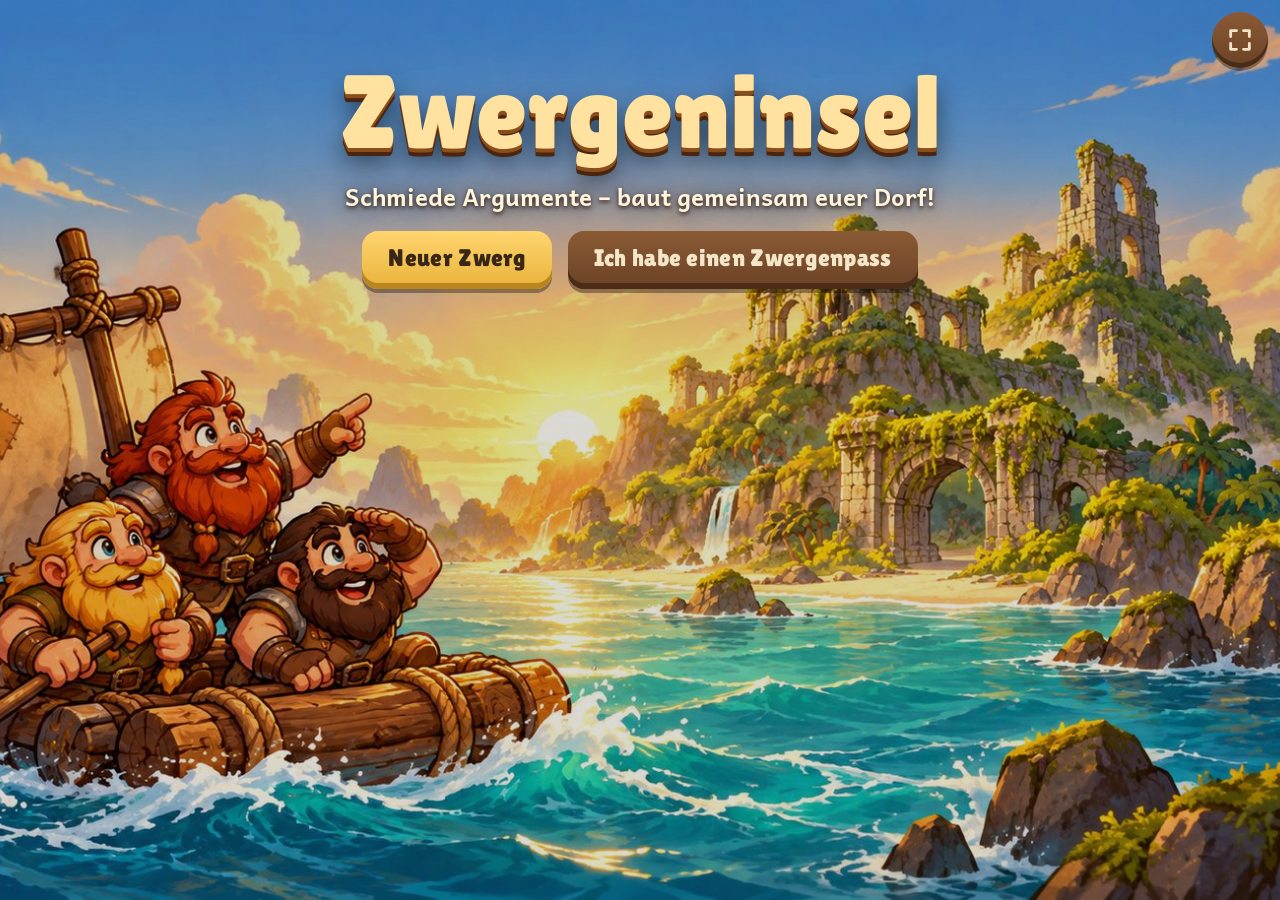
<file: index.html>
<!doctype html>
<html lang="de">
<head>
<meta charset="utf-8">
<meta name="viewport" content="width=device-width, initial-scale=1, viewport-fit=cover, user-scalable=no">
<meta name="apple-mobile-web-app-capable" content="yes">
<meta name="mobile-web-app-capable" content="yes">
<meta name="apple-mobile-web-app-status-bar-style" content="black-translucent">
<meta name="apple-mobile-web-app-title" content="Zwergeninsel">
<meta name="theme-color" content="#1d140f">
<title>Zwergeninsel – Schmiede</title>
<link rel="manifest" href="manifest.webmanifest">
<link rel="apple-touch-icon" href="bilder/app-icon.png">
<link rel="icon" href="bilder/app-icon.png">
<link href="schrift/schrift.css" rel="stylesheet">
<link rel="stylesheet" href="css/spiel.css">
</head>
<body>
<div id="app"></div>
<noscript>Bitte JavaScript einschalten, damit die Zwergeninsel funktioniert.</noscript>
<script src="js/data.js"></script>
<script src="js/data-k2.js"></script>
<script src="js/data-k3.js"></script>
<script src="js/data-mehr.js"></script>
<script src="js/data-spiel.js"></script>
<script src="js/data-bau.js"></script>
<script src="js/data-klasse.js"></script>
<script src="js/data-vielfalt.js"></script>
<script src="js/pass.js"></script>
<script src="js/gemeinsam.js"></script>
<script src="js/app.js"></script>
</body>
</html>
</file>
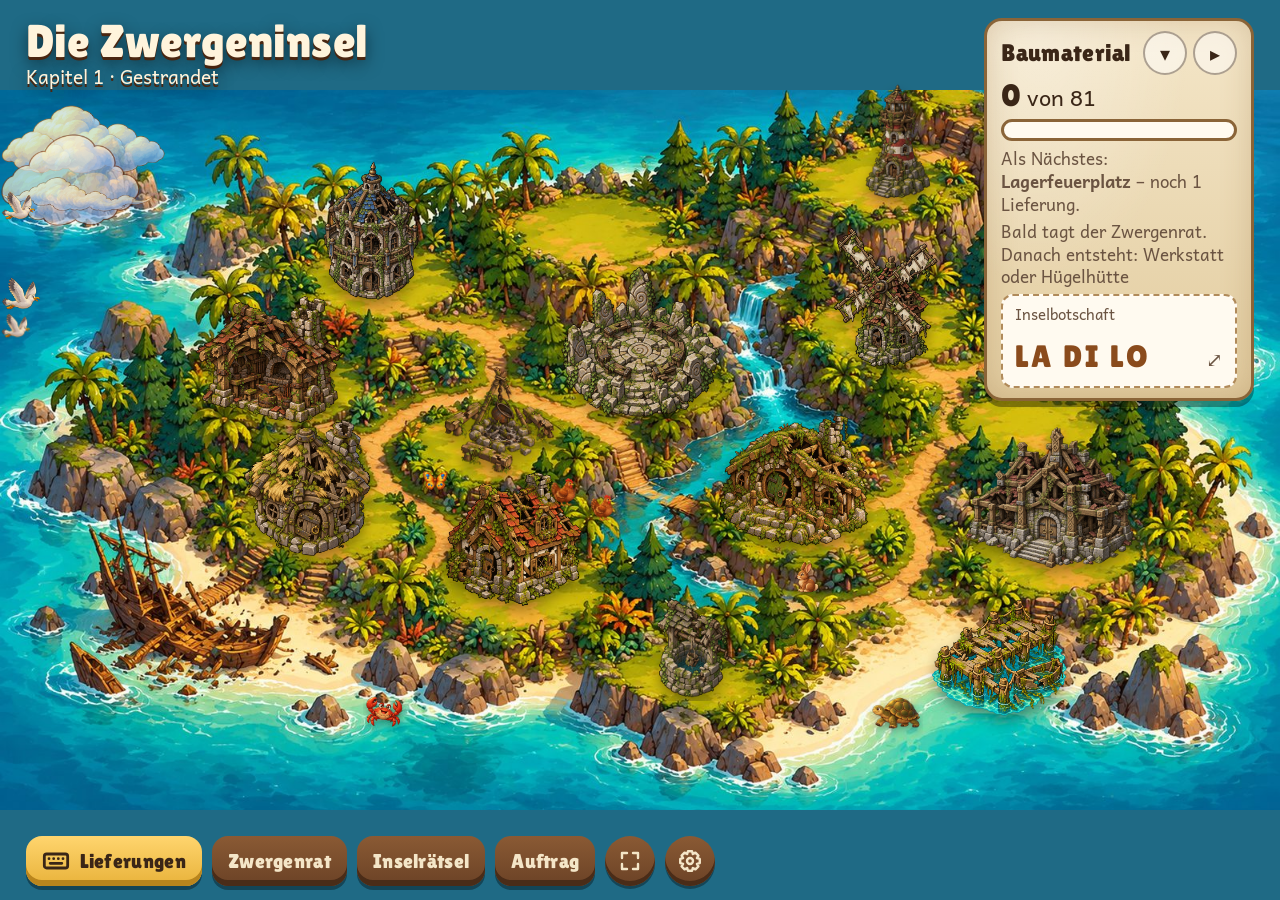
<file: insel.html>
<!doctype html>
<html lang="de">
<head>
<meta charset="utf-8">
<meta name="viewport" content="width=device-width, initial-scale=1, viewport-fit=cover">
<meta name="apple-mobile-web-app-capable" content="yes">
<meta name="theme-color" content="#1f6a85">
<title>Zwergeninsel – Insel</title>
<link rel="manifest" href="manifest.webmanifest">
<link rel="icon" href="bilder/app-icon.png">
<link href="schrift/schrift.css" rel="stylesheet">
<link rel="stylesheet" href="css/spiel.css">
<link rel="stylesheet" href="css/insel.css">
</head>
<body>
<div id="app"></div>
<noscript>Bitte JavaScript einschalten, damit die Zwergeninsel funktioniert.</noscript>
<script src="js/data.js"></script>
<script src="js/data-k2.js"></script>
<script src="js/data-k3.js"></script>
<script src="js/data-mehr.js"></script>
<script src="js/data-spiel.js"></script>
<script src="js/data-bau.js"></script>
<script src="js/data-klasse.js"></script>
<script src="js/data-vielfalt.js"></script>
<script src="js/pass.js"></script>
<script src="js/gemeinsam.js"></script>
<script src="js/insel.js"></script>
</body>
</html>
</file>
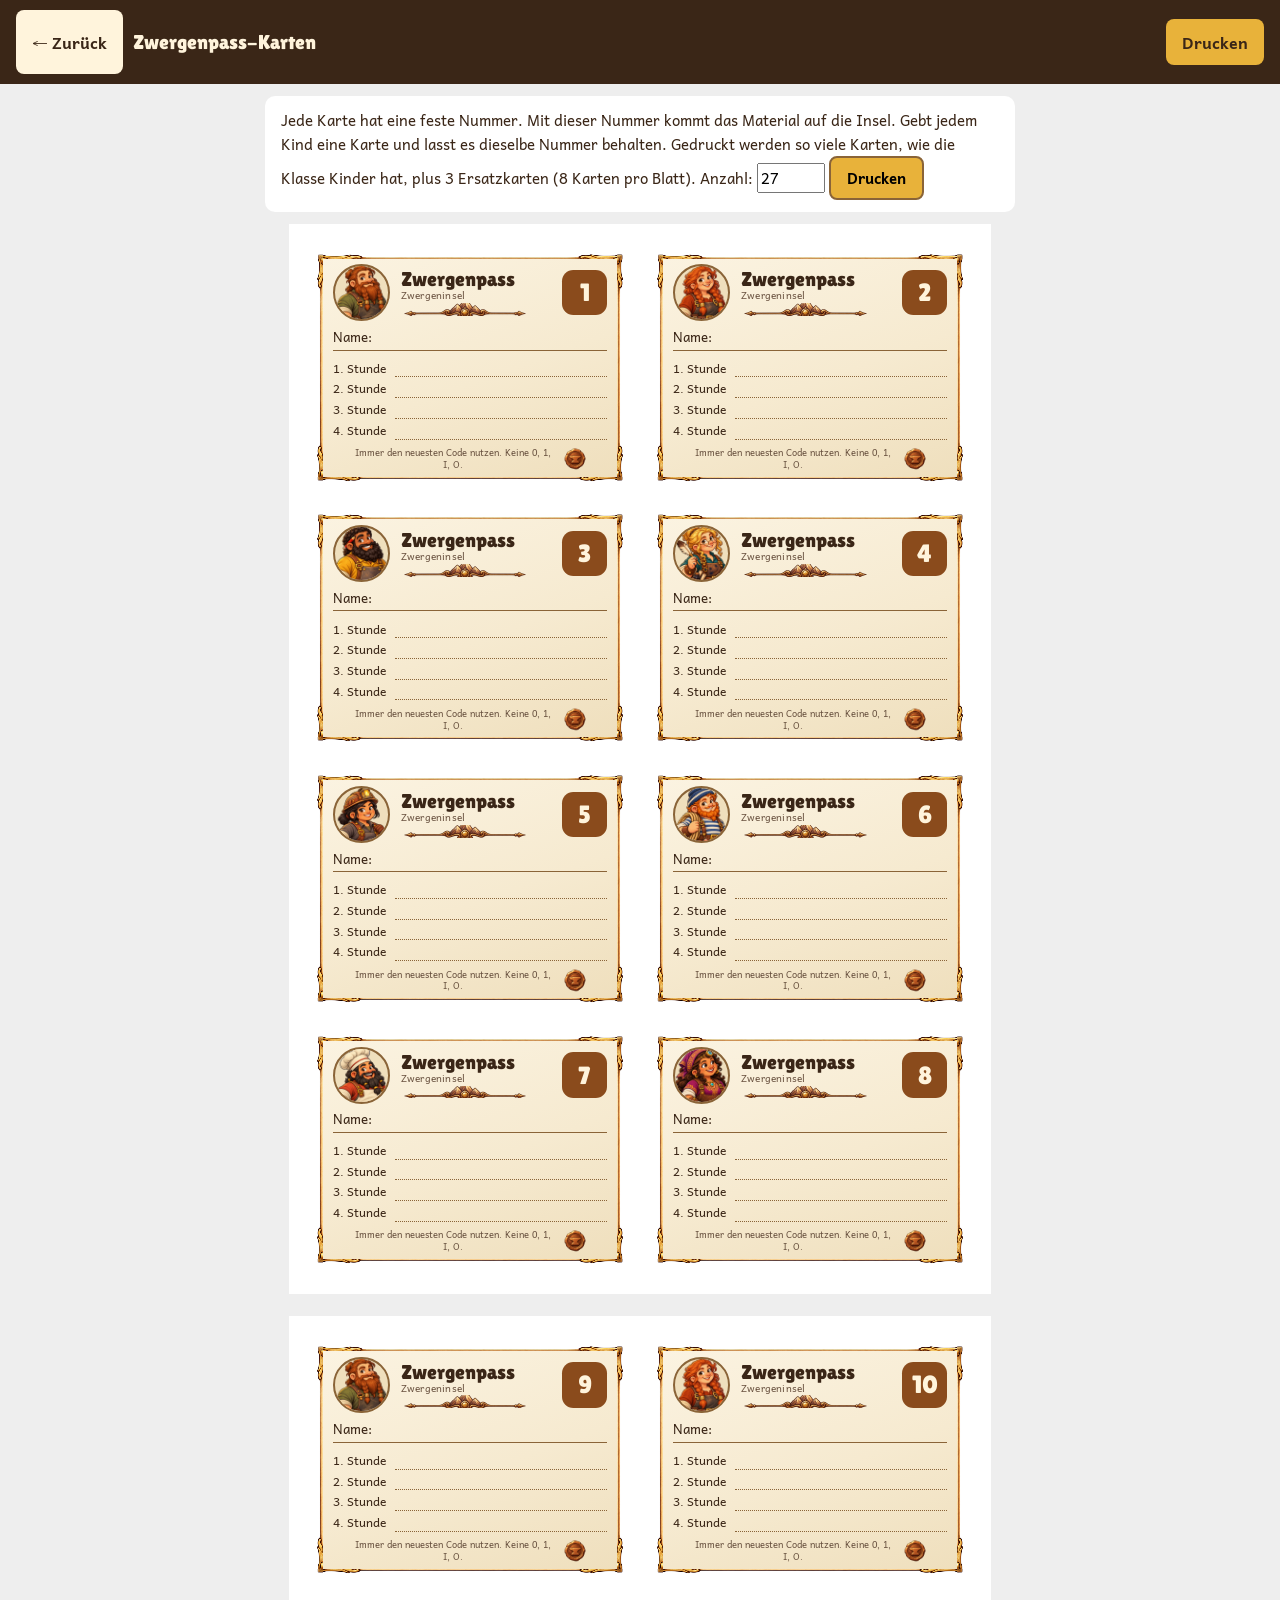
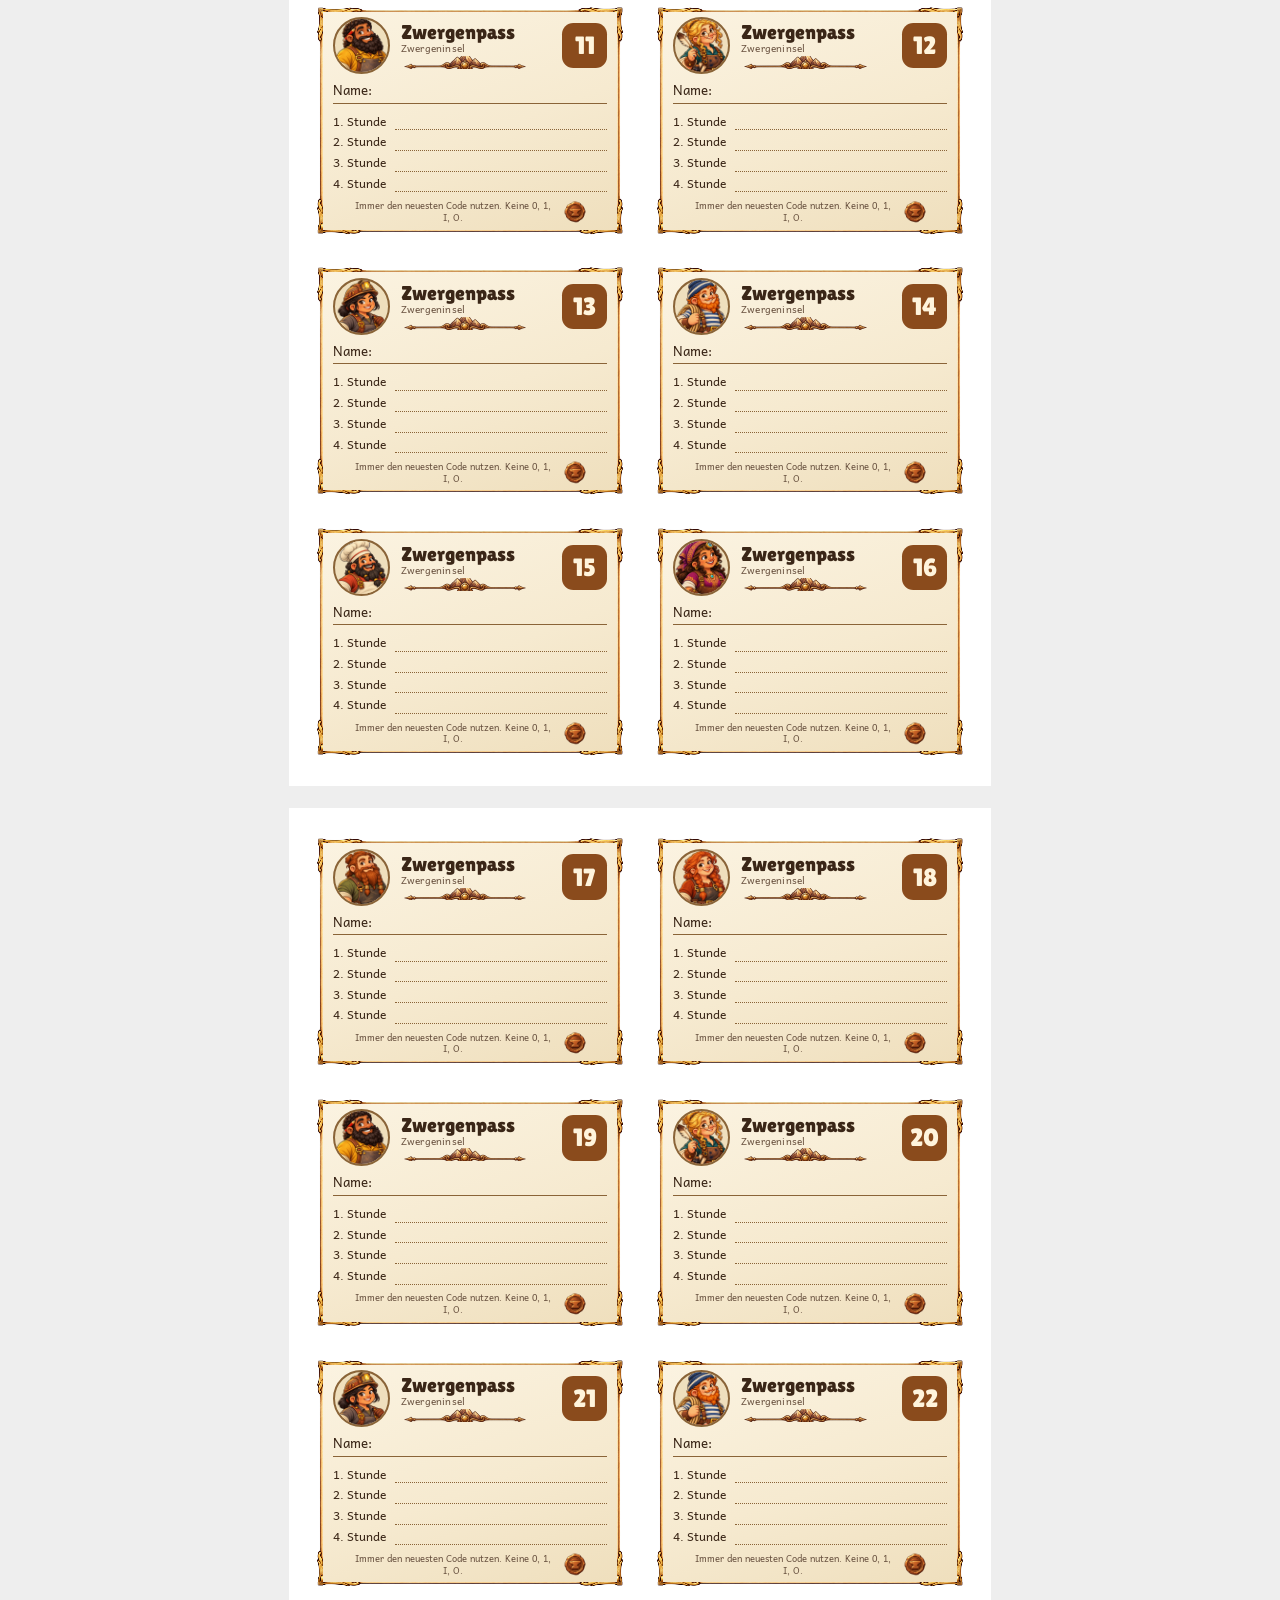
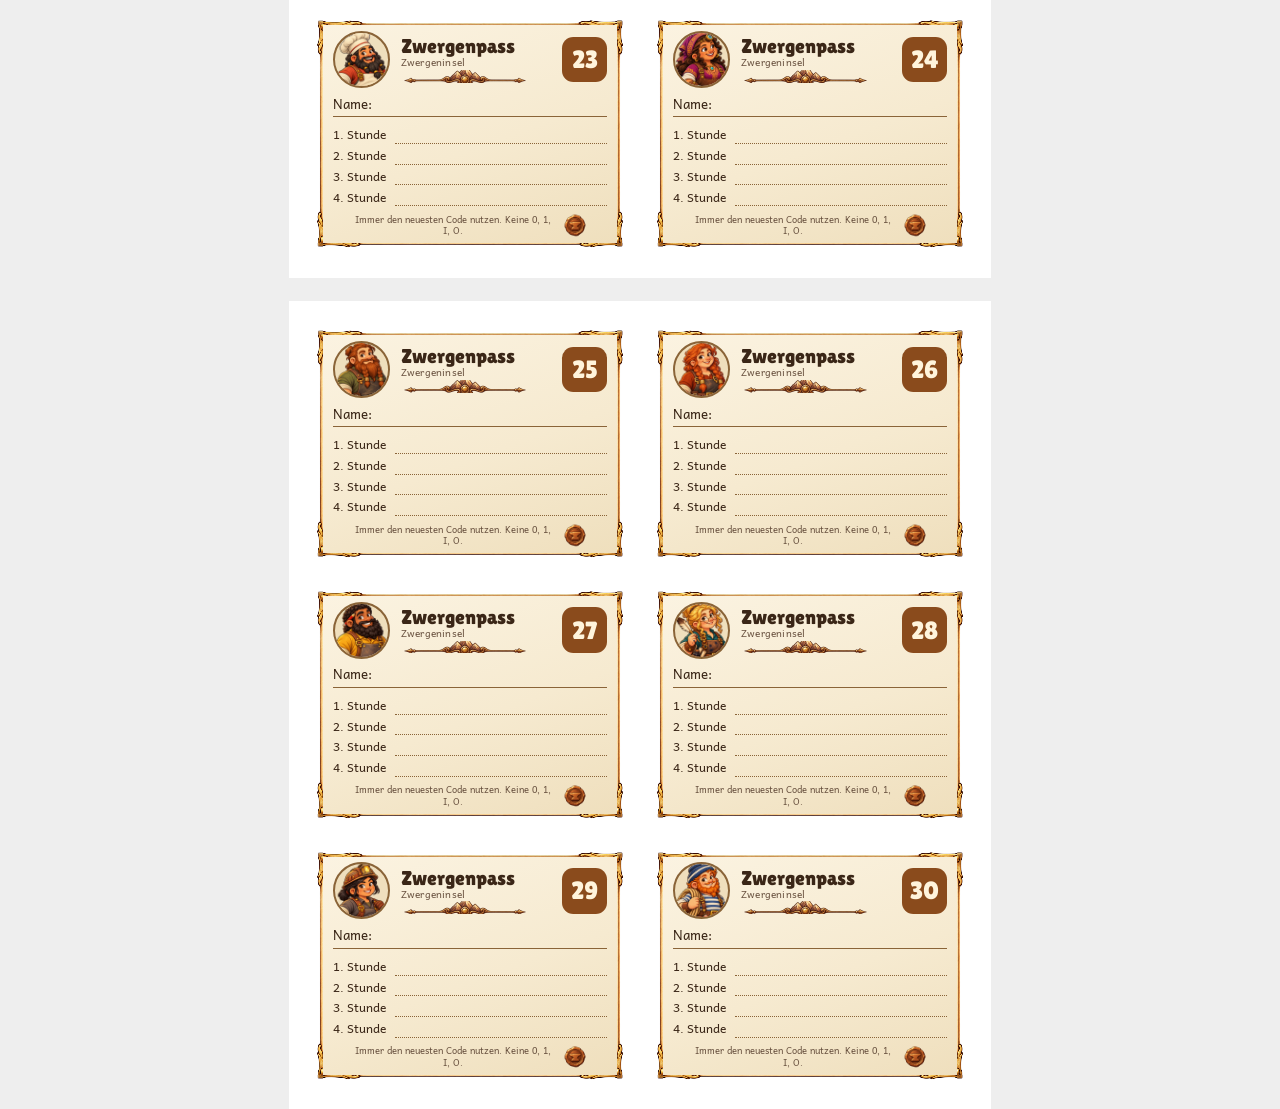
<file: karten.html>
<!doctype html>
<html lang="de">
<head>
<meta charset="utf-8">
<meta name="viewport" content="width=device-width, initial-scale=1">
<title>Zwergenpass-Karten zum Ausdrucken</title>
<link href="schrift/schrift.css" rel="stylesheet">
<style>
  @page { size: A4; margin: 10mm; }
  body { margin: 0; font-family: 'Insel Text', sans-serif; color: #3a2617; background: #eee; }
  .hinweis { max-width: 190mm; margin: 12px auto; padding: 12px 16px; background: #fff; border-radius: 10px; font-size: 15px; }
  .hinweis button { font: inherit; font-weight: 700; padding: 8px 16px; border-radius: 8px; border: 2px solid #8a6438; background: #e8b23a; cursor: pointer; }
  /* 8 Karten pro A4-Blatt (2 × 4), jede 88 × 64 mm – alles liegt sicher innerhalb der Karte */
  .blatt { width: 186mm; margin: 0 auto; display: grid; grid-template-columns: 1fr 1fr; grid-auto-rows: 64mm; gap: 5mm 6mm; background: #fff; padding: 6mm; box-sizing: border-box; }
  .blatt + .blatt { margin-top: 6mm; break-before: page; }
  .karte { position: relative; overflow: hidden; height: 64mm; box-sizing: border-box; padding: 3.5mm 4.5mm 3mm; display: grid; grid-template-rows: auto auto 1fr auto; row-gap: 1.6mm; break-inside: avoid;
    border-radius: 4mm; border: 0.7mm solid #8a6438; box-shadow: inset 0 0 0 1.2mm #f4e6c8, inset 0 0 0 1.5mm #c9a46a;
    background: linear-gradient(160deg, #fbf3e1 0%, #f6ead0 55%, #efdfbd 100%); }
  /* Eck-Verzierung (wenig Tinte) */
  .karte::before, .karte::after { content: ''; position: absolute; width: 6mm; height: 6mm; border: 0.5mm solid #b48a52; }
  .karte::before { left: 2.4mm; bottom: 2.4mm; border-right: 0; border-top: 0; border-radius: 0 0 0 2mm; }
  .karte::after { right: 2.4mm; bottom: 2.4mm; border-left: 0; border-top: 0; border-radius: 0 0 2mm 0; }
  .kopf { display: flex; align-items: center; gap: 3mm; min-height: 14mm; }
  .portrait { width: 14mm; height: 14mm; border-radius: 50%; overflow: hidden; flex: none; border: 0.6mm solid #8a6438; background: #efdfbd; }
  .portrait img { width: 100%; height: 100%; object-fit: cover; object-position: 50% 20%; display: block; transform: scale(1.15); }
  .titel { font-family: 'Insel Titel', sans-serif; font-size: 15pt; line-height: 1.05; }
  .titel small { display: block; font-family: 'Insel Text', sans-serif; font-size: 7.5pt; color: #6b5442; letter-spacing: .02em; }
  .nr { margin-left: auto; min-width: 12mm; height: 12mm; border-radius: 3mm; background: #8a4b1c; color: #fff4dc; font-family: 'Insel Titel', sans-serif; font-size: 19pt; display: flex; align-items: center; justify-content: center; padding: 0 2mm; box-sizing: border-box; }
  .name { font-size: 10pt; line-height: 1.2; border-bottom: 0.3mm solid #8a6438; padding: 0.5mm 0 1.2mm; }
  .codes { display: grid; grid-template-columns: auto 1fr; column-gap: 2.5mm; grid-auto-rows: 1fr; font-size: 9pt; align-items: end; min-height: 0; }
  .codes span { line-height: 1.2; padding-bottom: 0.6mm; }
  .codes span:nth-child(even) { border-bottom: 0.3mm dotted #8a6438; height: 100%; padding: 0; }
  .fuss { display: flex; align-items: center; justify-content: center; gap: 2mm; padding: 0 5mm; }
  .klein { font-size: 7pt; line-height: 1.25; color: #6b5442; text-align: center; }
  .siegel { width: 7mm; height: 7mm; flex: none; }
  .titel { position: relative; }
  .leiste-deko { display: block; width: 34mm; height: 3.4mm; object-fit: cover; object-position: 50% 50%; margin-top: 0.6mm; }
  /* gemalter Rahmen: Ecken bleiben unverzerrt, Seiten werden gestreckt */
  .karte { border: 3.2mm solid transparent; border-image: url('bilder/zwergenpass-rahmen.png') 9% stretch; box-shadow: none; padding: 1.5mm 2.5mm 1.2mm; border-radius: 0; background-clip: padding-box; }
  .karte::before, .karte::after { display: none; }
  .leiste { position: sticky; top: 0; z-index: 2; display: flex; gap: 10px; align-items: center; padding: 10px 16px; background: #3a2617; color: #fff4dc; }
  .leiste span { margin-right: auto; font-family: 'Insel Titel', sans-serif; font-size: 20px; }
  .leiste a, .leiste button { font: inherit; font-weight: 700; color: #3a2617; background: #e8b23a; border: 0; border-radius: 8px; padding: 10px 16px; min-height: 44px; text-decoration: none; cursor: pointer; display: inline-flex; align-items: center; }
  .leiste a.zurueck { background: #fff4dc; }
  @media print { body { background: #fff; } .hinweis, .leiste { display: none; } .blatt { padding: 0; } }
</style>
</head>
<body>
<div class="leiste"><a class="zurueck" href="index.html#lehrkraft">← Zurück</a><span>Zwergenpass-Karten</span><button onclick="window.print()">Drucken</button></div>
<div class="hinweis">
  Jede Karte hat eine feste Nummer. Mit dieser Nummer kommt das Material auf die Insel. Gebt jedem Kind eine Karte und lasst es dieselbe Nummer behalten. Gedruckt werden so viele Karten, wie die Klasse Kinder hat, plus 3 Ersatzkarten (8 Karten pro Blatt). Anzahl: <input id="anzahl" type="number" min="1" max="32" value="27" style="width:60px;font:inherit">
  <button onclick="window.print()">Drucken</button>
</div>
<div id="blaetter"></div>
<script>
  const ziel = document.getElementById('blaetter');
  const feld = document.getElementById('anzahl');
  /* Motiv fest nach Kartennummer: Karte 1 → Porträt 1 … Karte 9 → wieder Porträt 1 (gleich bei jedem Druck) */
  const PORTRAITS = 8;
  function portrait(n) {
    const nr = String(((n - 1) % PORTRAITS) + 1).padStart(2, '0');
    return `<img src="bilder/zwergenpass-portrait-${nr}.png" alt="">`;
  }
  function karte(n) {
    return `
      <div class="karte">
        <div class="kopf"><div class="portrait">${portrait(n)}</div><div class="titel">Zwergenpass<small>Zwergeninsel</small><img class="leiste-deko" src="bilder/zwergenpass-kopfzeile.png" alt=""></div><div class="nr">${n}</div></div>
        <div class="name">Name:</div>
        <div class="codes">
          <span>1. Stunde</span><span></span>
          <span>2. Stunde</span><span></span>
          <span>3. Stunde</span><span></span>
          <span>4. Stunde</span><span></span>
        </div>
        <div class="fuss"><span class="klein">Immer den neuesten Code nutzen. Keine 0, 1, I, O.</span><img class="siegel" src="bilder/zwergenpass-siegel.png" alt=""></div>
      </div>`;
  }
  function zeichne() {
    const n = Math.max(1, Math.min(32, Number(feld.value) || 27));
    const gesamt = Math.min(32, n + 3);
    let html = '';
    for (let start = 1; start <= gesamt; start += 8) {
      html += '<div class="blatt">';
      for (let i = start; i < start + 8 && i <= gesamt; i++) html += karte(i);
      html += '</div>';
    }
    ziel.innerHTML = html;
  }
  try { const alt = localStorage.getItem('zi-karten-anzahl'); if (alt) feld.value = alt; } catch (e) { /* egal */ }
  feld.addEventListener('input', () => { try { localStorage.setItem('zi-karten-anzahl', feld.value); } catch (e) { /* egal */ } zeichne(); });
  zeichne();
</script>
</body>
</html>
</file>
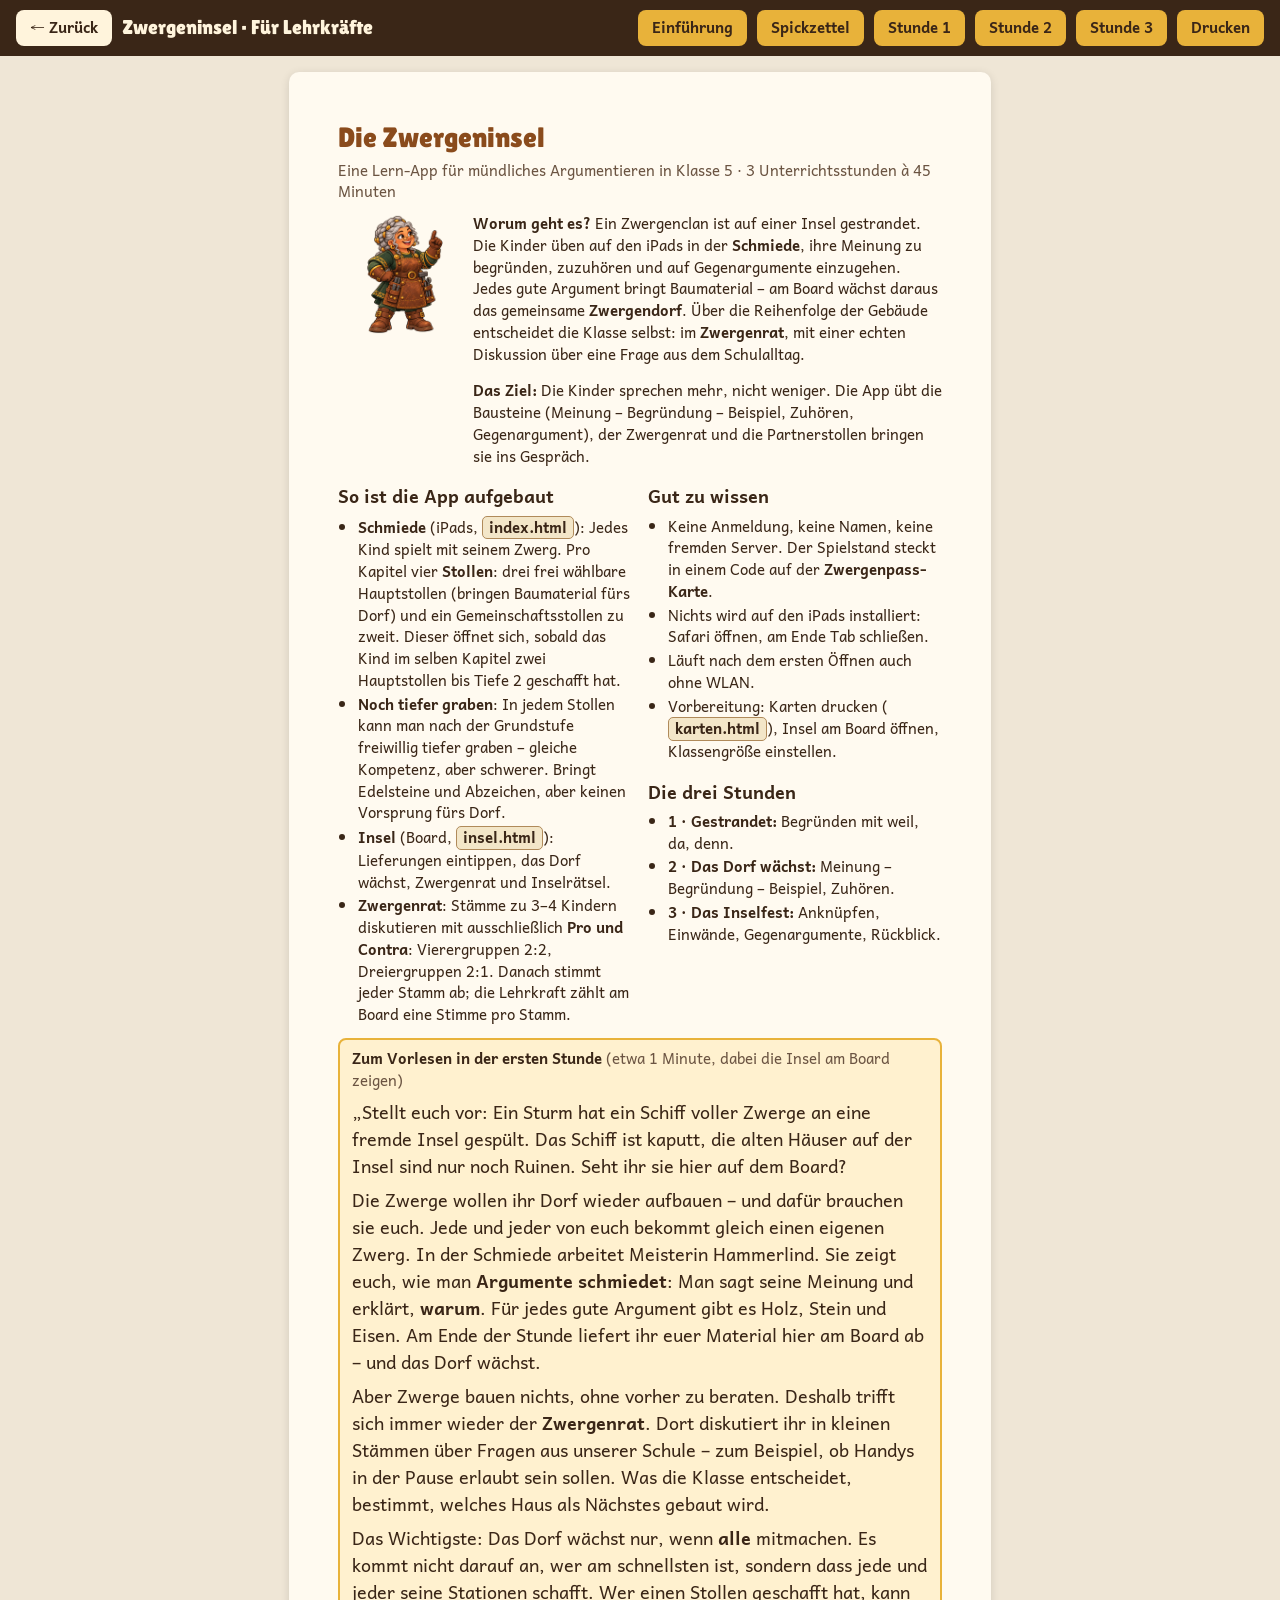
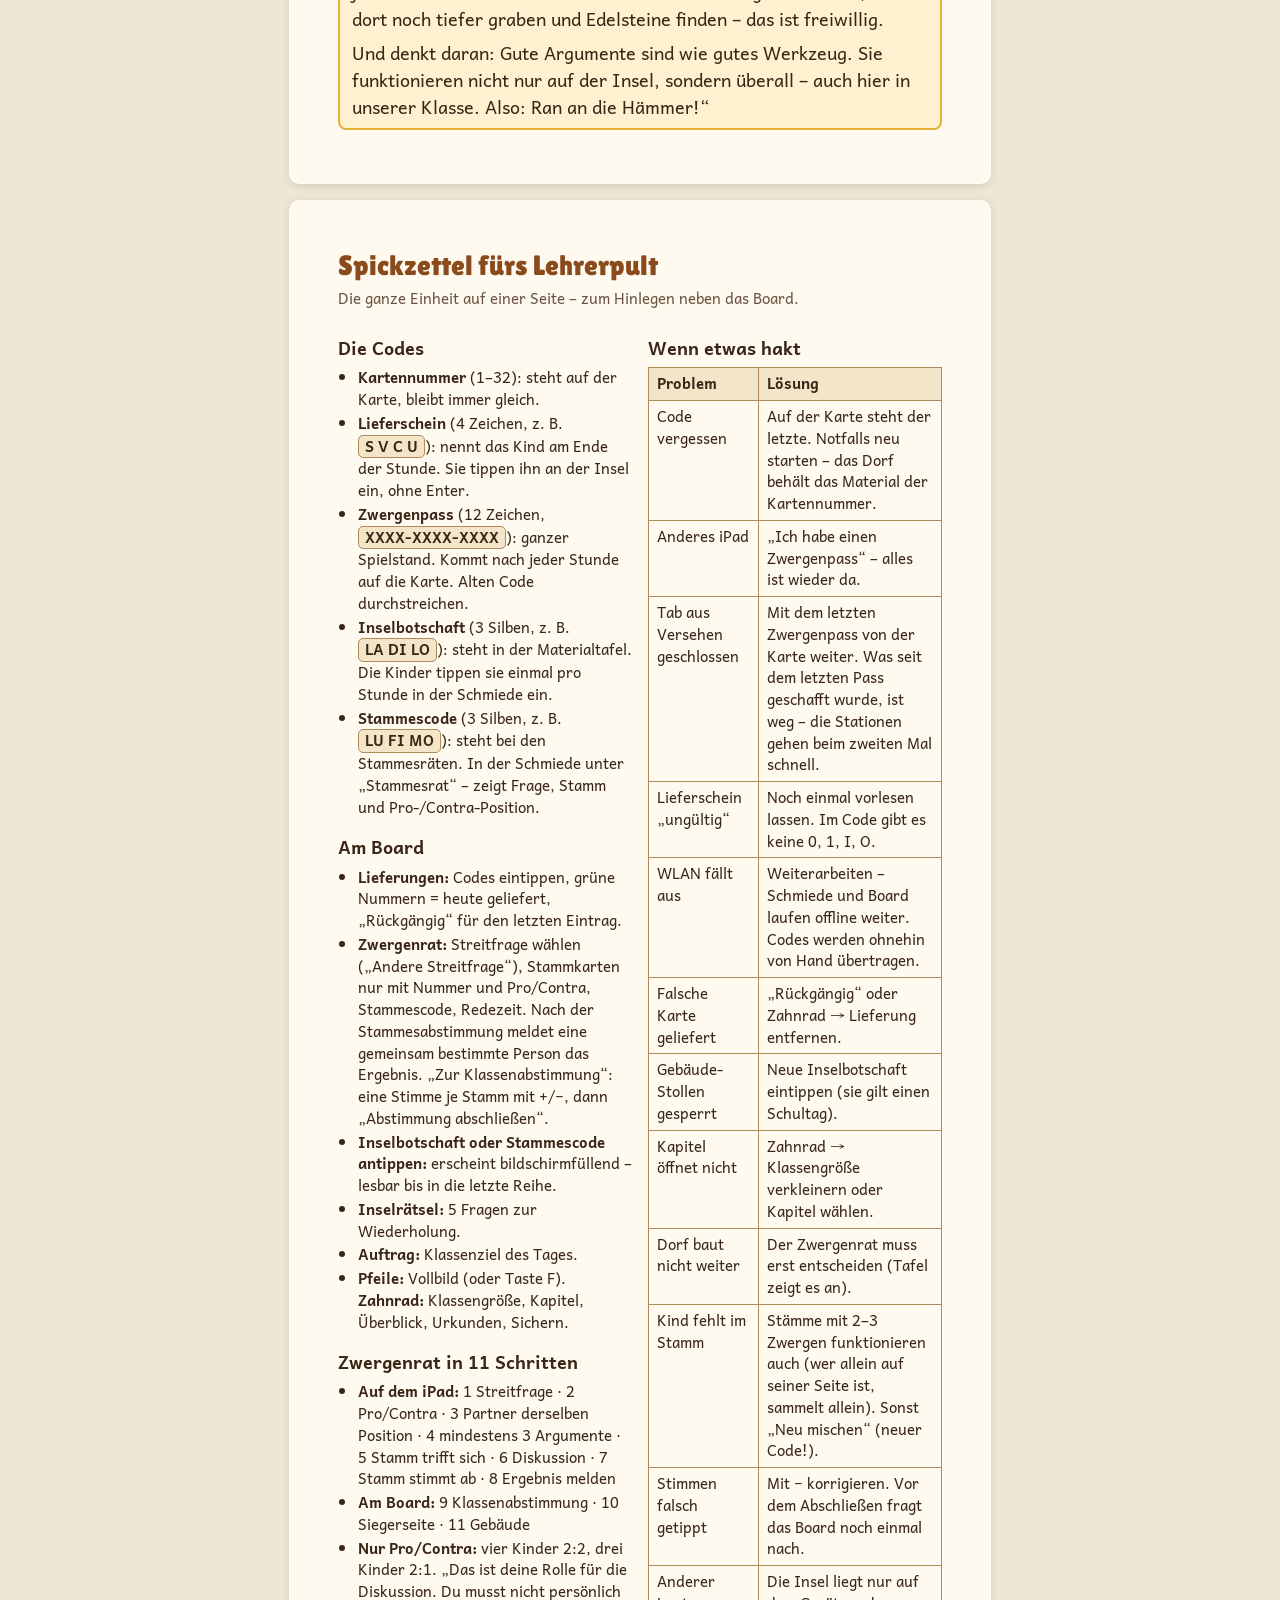
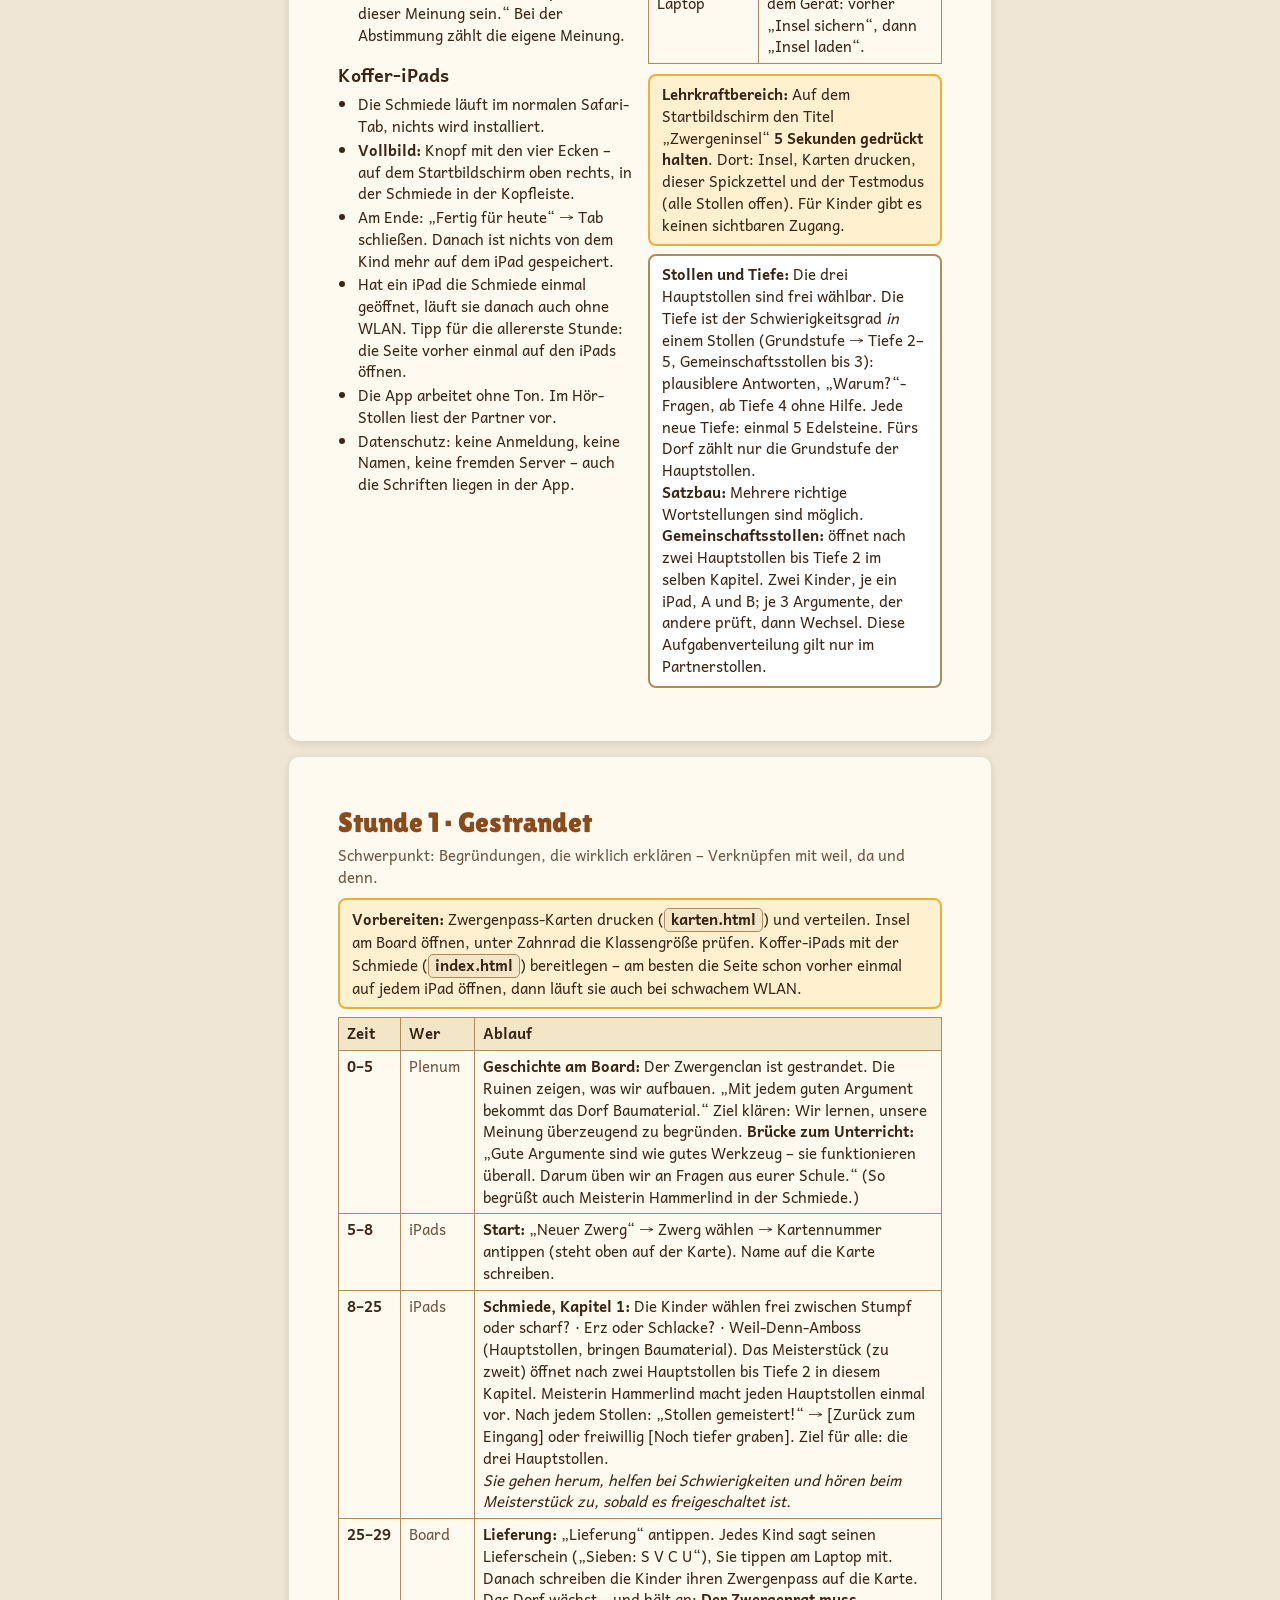
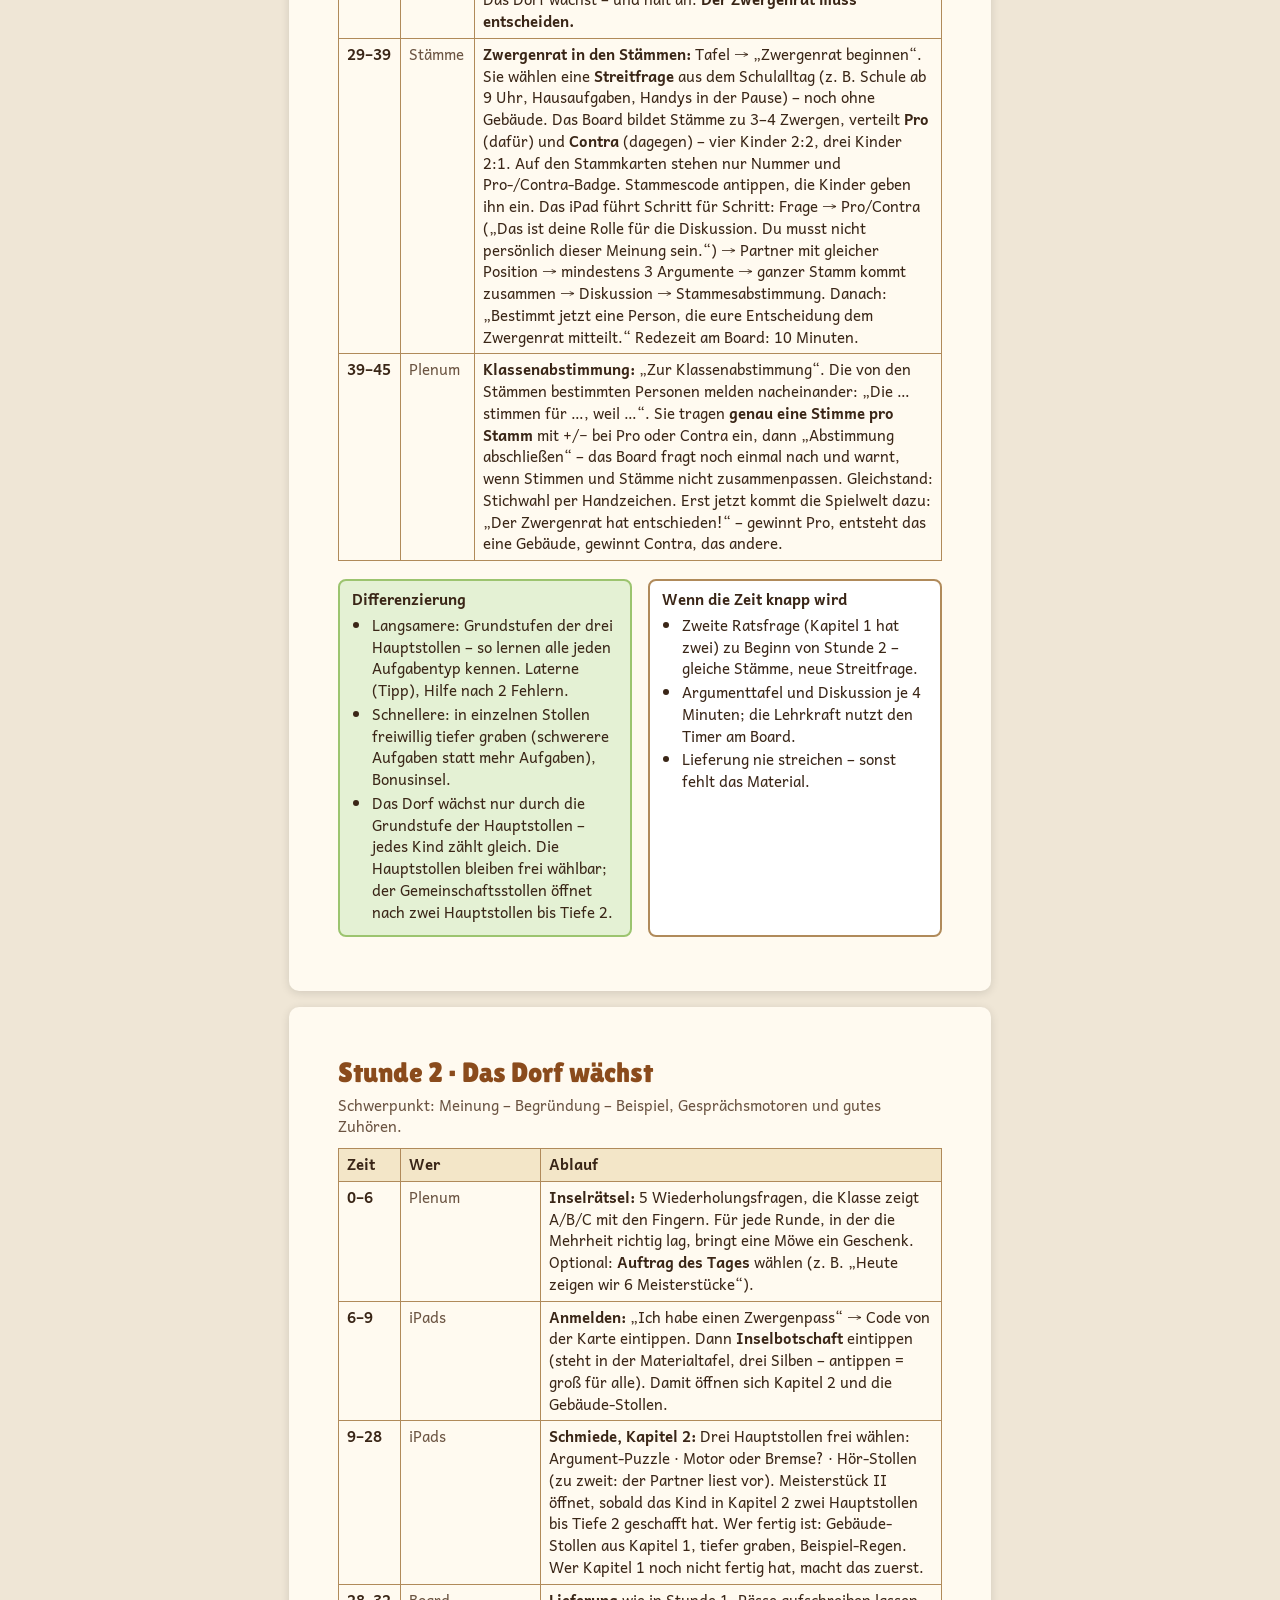
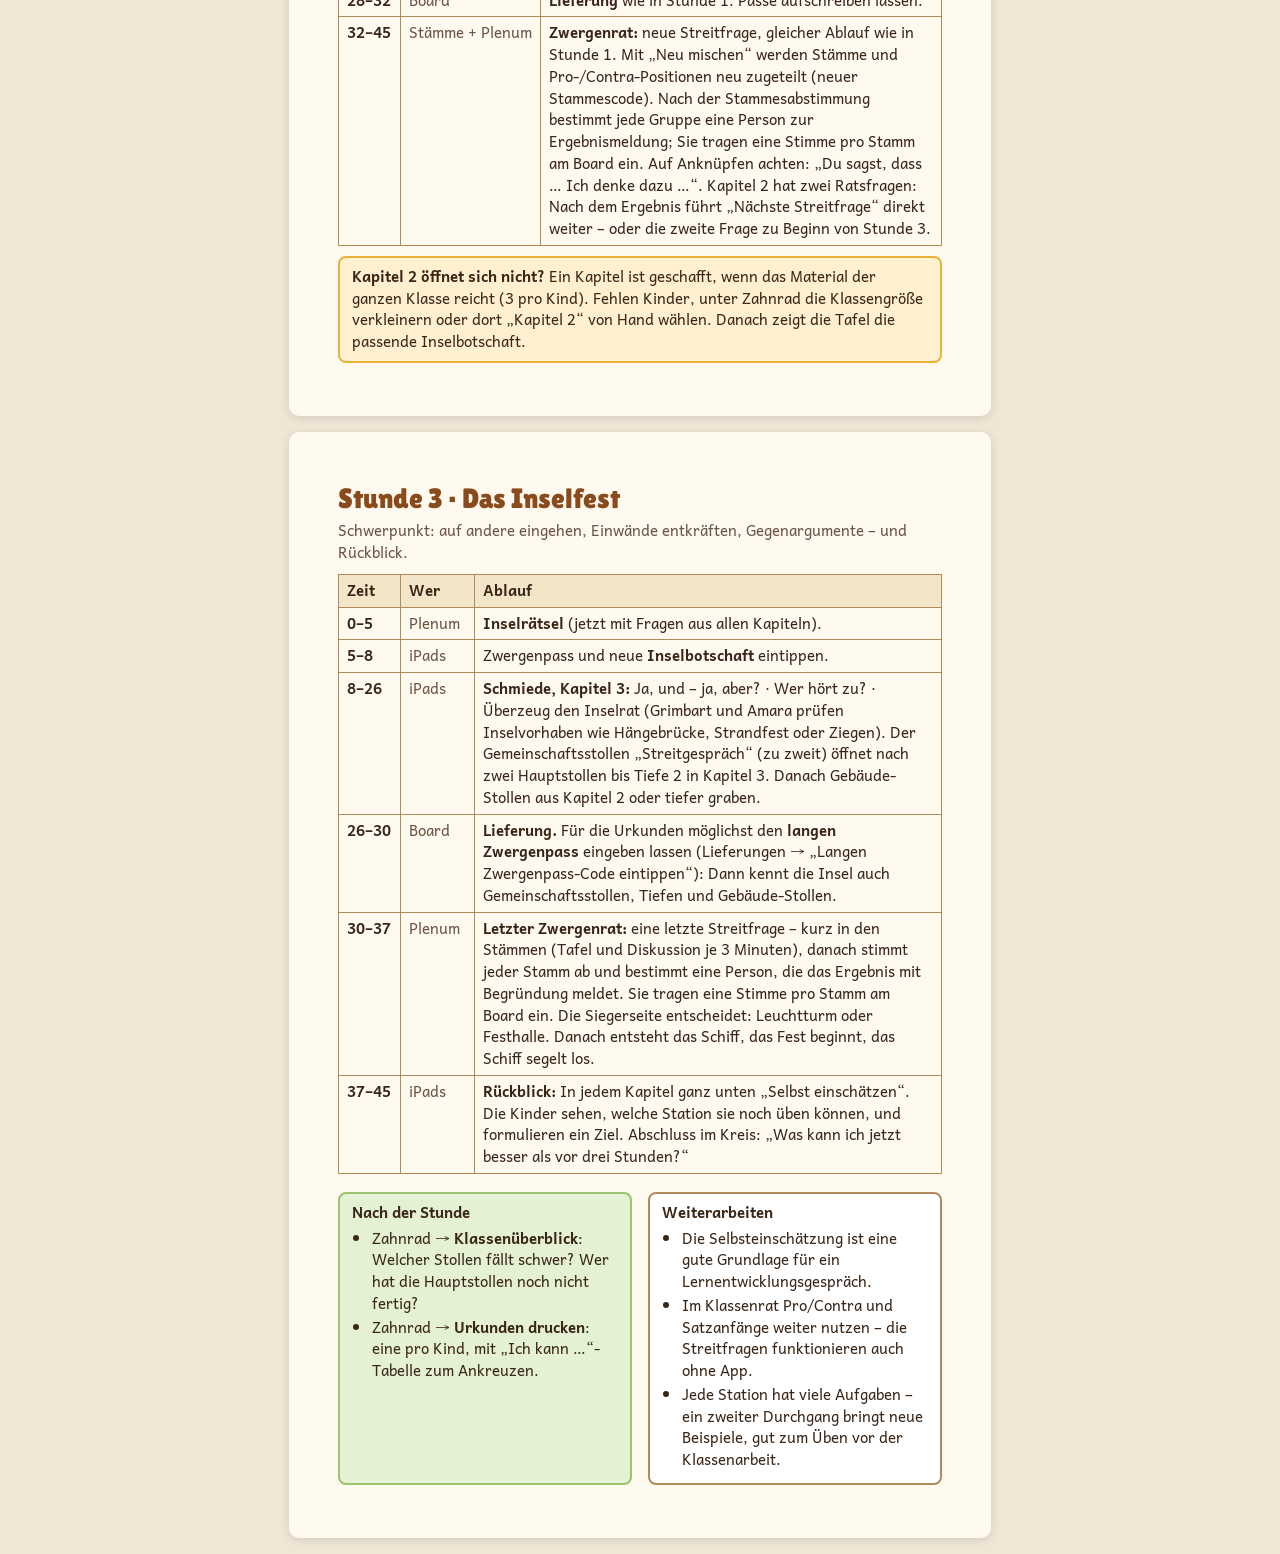
<file: lehrkraft.html>
<!doctype html>
<html lang="de">
<head>
<meta charset="utf-8">
<meta name="viewport" content="width=device-width, initial-scale=1">
<title>Zwergeninsel – Einführung, Spickzettel und Stundenverlauf</title>
<link href="schrift/schrift.css" rel="stylesheet">
<style>
  @page { size: A4; margin: 12mm; }
  :root { --tinte: #3a2617; --hell: #6b5442; --holz: #8a4b1c; --rand: #b08a5a; --papier: #fffaf0; --gruen: #e4f1d4; --gold: #fff1cf; }
  * { box-sizing: border-box; }
  body { margin: 0; font-family: 'Insel Text', sans-serif; color: var(--tinte); background: #efe6d6; font-size: 15px; line-height: 1.45; }
  .leiste { position: sticky; top: 0; z-index: 2; display: flex; gap: 10px; flex-wrap: wrap; align-items: center; padding: 10px 16px; background: #3a2617; color: #fff4dc; }
  .leiste a, .leiste button { font: inherit; font-weight: 700; color: var(--tinte); background: #e8b23a; border: 0; border-radius: 8px; padding: 7px 14px; text-decoration: none; cursor: pointer; }
  .leiste a.zurueck { background: #fff4dc; }
  .leiste span { margin-right: auto; font-family: 'Insel Titel', sans-serif; font-size: 20px; }
  .blatt { max-width: 186mm; margin: 16px auto; background: var(--papier); border-radius: 10px; padding: 12mm 13mm; box-shadow: 0 2px 10px rgba(0,0,0,.12); }
  h1 { font-family: 'Insel Titel', sans-serif; font-weight: 400; color: var(--holz); font-size: 28px; margin: 0 0 2px; }
  h2 { font-size: 18px; margin: 16px 0 6px; }
  .unter { color: var(--hell); margin: 0 0 10px; }
  table { width: 100%; border-collapse: collapse; margin: 6px 0 10px; }
  th, td { border: 1px solid var(--rand); padding: 5px 8px; vertical-align: top; text-align: left; }
  th { background: #f3e6c8; }
  td.zeit { width: 62px; white-space: nowrap; font-weight: 700; }
  td.wer { width: 74px; white-space: nowrap; color: var(--hell); }
  .kasten { border: 2px solid var(--rand); border-radius: 8px; padding: 8px 12px; margin: 8px 0; background: #fff; }
  .kasten.gold { background: var(--gold); border-color: #e8b23a; }
  .kasten.gruen { background: var(--gruen); border-color: #9cc46f; }
  .spalten { display: grid; grid-template-columns: 1fr 1fr; gap: 10px 16px; }
  ul { margin: 4px 0; padding-left: 20px; }
  li { margin-bottom: 2px; }
  .k { display: inline-block; padding: 0 6px; border-radius: 5px; background: #f3e6c8; border: 1px solid var(--rand); font-weight: 700; white-space: nowrap; }
  @media print {
    body { background: #fff; font-size: 9.5pt; line-height: 1.3; }
    h1 { font-size: 22pt; } h2 { font-size: 11.5pt; margin: 10px 0 4px; }
    th, td { padding: 3px 6px; }
    .kasten { padding: 5px 10px; margin: 6px 0; break-inside: avoid; }
    #spick { font-size: 8.5pt; } #spick li { margin-bottom: 1px; }
    #intro .vorlesen p { font-size: 1.05em; line-height: 1.35; }
    .leiste { display: none; }
    .blatt { box-shadow: none; margin: 0; padding: 0; max-width: none; border-radius: 0; break-after: page; }
    .blatt:last-child { break-after: auto; }
  }
  .intro-kopf { display: flex; gap: 14px; align-items: flex-start; }
  .intro-kopf img { width: 32mm; flex: none; }
  .vorlesen p { margin: 7px 0; font-size: 1.2em; line-height: 1.5; }
  .hell { color: var(--hell); font-weight: 400; }
  @media screen and (max-width: 700px) { .spalten { grid-template-columns: 1fr; } .blatt { padding: 18px; } td.wer { white-space: normal; } td { overflow-wrap: anywhere; } }
</style>
</head>
<body>
<div class="leiste"><a class="zurueck" href="index.html#lehrkraft" aria-label="Zurück zum Lehrkraftbereich">← Zurück</a><span>Zwergeninsel · Für Lehrkräfte</span><a href="#intro">Einführung</a><a href="#spick">Spickzettel</a><a href="#s1">Stunde 1</a><a href="#s2">Stunde 2</a><a href="#s3">Stunde 3</a><button onclick="window.print()">Drucken</button></div>

<!-- ===================== EINFÜHRUNG ===================== -->
<section class="blatt" id="intro">
  <h1>Die Zwergeninsel</h1>
  <p class="unter">Eine Lern-App für mündliches Argumentieren in Klasse 5 · 3 Unterrichtsstunden à 45 Minuten</p>
  <div class="intro-kopf">
    <img src="bilder/meisterin-erklaert.png" alt="Meisterin Hammerlind">
    <div>
      <p style="margin-top:0"><b>Worum geht es?</b> Ein Zwergenclan ist auf einer Insel gestrandet. Die Kinder üben auf den iPads in der <b>Schmiede</b>, ihre Meinung zu begründen, zuzuhören und auf Gegenargumente einzugehen. Jedes gute Argument bringt Baumaterial – am Board wächst daraus das gemeinsame <b>Zwergendorf</b>. Über die Reihenfolge der Gebäude entscheidet die Klasse selbst: im <b>Zwergenrat</b>, mit einer echten Diskussion über eine Frage aus dem Schulalltag.</p>
      <p style="margin-bottom:0"><b>Das Ziel:</b> Die Kinder sprechen mehr, nicht weniger. Die App übt die Bausteine (Meinung – Begründung – Beispiel, Zuhören, Gegenargument), der Zwergenrat und die Partnerstollen bringen sie ins Gespräch.</p>
    </div>
  </div>
  <div class="spalten">
    <div>
      <h2>So ist die App aufgebaut</h2>
      <ul>
        <li><b>Schmiede</b> (iPads, <span class="k">index.html</span>): Jedes Kind spielt mit seinem Zwerg. Pro Kapitel vier <b>Stollen</b>: drei frei wählbare Hauptstollen (bringen Baumaterial fürs Dorf) und ein Gemeinschaftsstollen zu zweit. Dieser öffnet sich, sobald das Kind im selben Kapitel zwei Hauptstollen bis Tiefe 2 geschafft hat.</li>
        <li><b>Noch tiefer graben</b>: In jedem Stollen kann man nach der Grundstufe freiwillig tiefer graben – gleiche Kompetenz, aber schwerer. Bringt Edelsteine und Abzeichen, aber keinen Vorsprung fürs Dorf.</li>
        <li><b>Insel</b> (Board, <span class="k">insel.html</span>): Lieferungen eintippen, das Dorf wächst, Zwergenrat und Inselrätsel.</li>
        <li><b>Zwergenrat</b>: Stämme zu 3–4 Kindern diskutieren mit ausschließlich <b>Pro und Contra</b>: Vierergruppen 2:2, Dreiergruppen 2:1. Danach stimmt jeder Stamm ab; die Lehrkraft zählt am Board eine Stimme pro Stamm.</li>
      </ul>
    </div>
    <div>
      <h2>Gut zu wissen</h2>
      <ul>
        <li>Keine Anmeldung, keine Namen, keine fremden Server. Der Spielstand steckt in einem Code auf der <b>Zwergenpass-Karte</b>.</li>
        <li>Nichts wird auf den iPads installiert: Safari öffnen, am Ende Tab schließen.</li>
        <li>Läuft nach dem ersten Öffnen auch ohne WLAN.</li>
        <li>Vorbereitung: Karten drucken (<span class="k">karten.html</span>), Insel am Board öffnen, Klassengröße einstellen.</li>
      </ul>
      <h2>Die drei Stunden</h2>
      <ul>
        <li><b>1 · Gestrandet:</b> Begründen mit weil, da, denn.</li>
        <li><b>2 · Das Dorf wächst:</b> Meinung – Begründung – Beispiel, Zuhören.</li>
        <li><b>3 · Das Inselfest:</b> Anknüpfen, Einwände, Gegenargumente, Rückblick.</li>
      </ul>
    </div>
  </div>
  <div class="kasten gold vorlesen">
    <b>Zum Vorlesen in der ersten Stunde</b> <span class="hell">(etwa 1 Minute, dabei die Insel am Board zeigen)</span>
    <p>„Stellt euch vor: Ein Sturm hat ein Schiff voller Zwerge an eine fremde Insel gespült. Das Schiff ist kaputt, die alten Häuser auf der Insel sind nur noch Ruinen. Seht ihr sie hier auf dem Board?</p>
    <p>Die Zwerge wollen ihr Dorf wieder aufbauen – und dafür brauchen sie euch. Jede und jeder von euch bekommt gleich einen eigenen Zwerg. In der Schmiede arbeitet Meisterin Hammerlind. Sie zeigt euch, wie man <b>Argumente schmiedet</b>: Man sagt seine Meinung und erklärt, <b>warum</b>. Für jedes gute Argument gibt es Holz, Stein und Eisen. Am Ende der Stunde liefert ihr euer Material hier am Board ab – und das Dorf wächst.</p>
    <p>Aber Zwerge bauen nichts, ohne vorher zu beraten. Deshalb trifft sich immer wieder der <b>Zwergenrat</b>. Dort diskutiert ihr in kleinen Stämmen über Fragen aus unserer Schule – zum Beispiel, ob Handys in der Pause erlaubt sein sollen. Was die Klasse entscheidet, bestimmt, welches Haus als Nächstes gebaut wird.</p>
    <p>Das Wichtigste: Das Dorf wächst nur, wenn <b>alle</b> mitmachen. Es kommt nicht darauf an, wer am schnellsten ist, sondern dass jede und jeder seine Stationen schafft. Wer einen Stollen geschafft hat, kann dort noch tiefer graben und Edelsteine finden – das ist freiwillig.</p>
    <p style="margin-bottom:0">Und denkt daran: Gute Argumente sind wie gutes Werkzeug. Sie funktionieren nicht nur auf der Insel, sondern überall – auch hier in unserer Klasse. Also: Ran an die Hämmer!“</p>
  </div>
</section>

<!-- ===================== SPICKZETTEL ===================== -->
<section class="blatt" id="spick">
  <h1>Spickzettel fürs Lehrerpult</h1>
  <p class="unter">Die ganze Einheit auf einer Seite – zum Hinlegen neben das Board.</p>
  <div class="spalten">
    <div>
      <h2>Die Codes</h2>
      <ul>
        <li><b>Kartennummer</b> (1–32): steht auf der Karte, bleibt immer gleich.</li>
        <li><b>Lieferschein</b> (4 Zeichen, z. B. <span class="k">S V C U</span>): nennt das Kind am Ende der Stunde. Sie tippen ihn an der Insel ein, ohne Enter.</li>
        <li><b>Zwergenpass</b> (12 Zeichen, <span class="k">XXXX-XXXX-XXXX</span>): ganzer Spielstand. Kommt nach jeder Stunde auf die Karte. Alten Code durchstreichen.</li>
        <li><b>Inselbotschaft</b> (3 Silben, z. B. <span class="k">LA DI LO</span>): steht in der Materialtafel. Die Kinder tippen sie einmal pro Stunde in der Schmiede ein.</li>
        <li><b>Stammescode</b> (3 Silben, z. B. <span class="k">LU FI MO</span>): steht bei den Stammesräten. In der Schmiede unter „Stammesrat“ – zeigt Frage, Stamm und Pro-/Contra-Position.</li>
      </ul>
      <h2>Am Board</h2>
      <ul>
        <li><b>Lieferungen:</b> Codes eintippen, grüne Nummern = heute geliefert, „Rückgängig“ für den letzten Eintrag.</li>
        <li><b>Zwergenrat:</b> Streitfrage wählen („Andere Streitfrage“), Stammkarten nur mit Nummer und Pro/Contra, Stammescode, Redezeit. Nach der Stammesabstimmung meldet eine gemeinsam bestimmte Person das Ergebnis. „Zur Klassenabstimmung“: eine Stimme je Stamm mit +/−, dann „Abstimmung abschließen“.</li>
        <li><b>Inselbotschaft oder Stammescode antippen:</b> erscheint bildschirmfüllend – lesbar bis in die letzte Reihe.</li>
        <li><b>Inselrätsel:</b> 5 Fragen zur Wiederholung.</li>
        <li><b>Auftrag:</b> Klassenziel des Tages.</li>
        <li><b>Pfeile:</b> Vollbild (oder Taste F). <b>Zahnrad:</b> Klassengröße, Kapitel, Überblick, Urkunden, Sichern.</li>
      </ul>
      <h2>Zwergenrat in 11 Schritten</h2>
      <ul>
        <li><b>Auf dem iPad:</b> 1 Streitfrage · 2 Pro/Contra · 3 Partner derselben Position · 4 mindestens 3 Argumente · 5 Stamm trifft sich · 6 Diskussion · 7 Stamm stimmt ab · 8 Ergebnis melden</li>
        <li><b>Am Board:</b> 9 Klassenabstimmung · 10 Siegerseite · 11 Gebäude</li>
        <li><b>Nur Pro/Contra:</b> vier Kinder 2:2, drei Kinder 2:1. „Das ist deine Rolle für die Diskussion. Du musst nicht persönlich dieser Meinung sein.“ Bei der Abstimmung zählt die eigene Meinung.</li>
      </ul>
      <h2>Koffer-iPads</h2>
      <ul>
        <li>Die Schmiede läuft im normalen Safari-Tab, nichts wird installiert.</li>
        <li><b>Vollbild:</b> Knopf mit den vier Ecken – auf dem Startbildschirm oben rechts, in der Schmiede in der Kopfleiste.</li>
        <li>Am Ende: „Fertig für heute“ → Tab schließen. Danach ist nichts von dem Kind mehr auf dem iPad gespeichert.</li>
        <li>Hat ein iPad die Schmiede einmal geöffnet, läuft sie danach auch ohne WLAN. Tipp für die allererste Stunde: die Seite vorher einmal auf den iPads öffnen.</li>
        <li>Die App arbeitet ohne Ton. Im Hör-Stollen liest der Partner vor.</li>
        <li>Datenschutz: keine Anmeldung, keine Namen, keine fremden Server – auch die Schriften liegen in der App.</li>
      </ul>
    </div>
    <div>
      <h2>Wenn etwas hakt</h2>
      <table>
        <tr><th>Problem</th><th>Lösung</th></tr>
        <tr><td>Code vergessen</td><td>Auf der Karte steht der letzte. Notfalls neu starten – das Dorf behält das Material der Kartennummer.</td></tr>
        <tr><td>Anderes iPad</td><td>„Ich habe einen Zwergenpass“ – alles ist wieder da.</td></tr>
        <tr><td>Tab aus Versehen geschlossen</td><td>Mit dem letzten Zwergenpass von der Karte weiter. Was seit dem letzten Pass geschafft wurde, ist weg – die Stationen gehen beim zweiten Mal schnell.</td></tr>
        <tr><td>Lieferschein „ungültig“</td><td>Noch einmal vorlesen lassen. Im Code gibt es keine 0, 1, I, O.</td></tr>
        <tr><td>WLAN fällt aus</td><td>Weiterarbeiten – Schmiede und Board laufen offline weiter. Codes werden ohnehin von Hand übertragen.</td></tr>
        <tr><td>Falsche Karte geliefert</td><td>„Rückgängig“ oder Zahnrad → Lieferung entfernen.</td></tr>
        <tr><td>Gebäude-Stollen gesperrt</td><td>Neue Inselbotschaft eintippen (sie gilt einen Schultag).</td></tr>
        <tr><td>Kapitel öffnet nicht</td><td>Zahnrad → Klassengröße verkleinern oder Kapitel wählen.</td></tr>
        <tr><td>Dorf baut nicht weiter</td><td>Der Zwergenrat muss erst entscheiden (Tafel zeigt es an).</td></tr>
        <tr><td>Kind fehlt im Stamm</td><td>Stämme mit 2–3 Zwergen funktionieren auch (wer allein auf seiner Seite ist, sammelt allein). Sonst „Neu mischen“ (neuer Code!).</td></tr>
        <tr><td>Stimmen falsch getippt</td><td>Mit − korrigieren. Vor dem Abschließen fragt das Board noch einmal nach.</td></tr>
        <tr><td>Anderer Laptop</td><td>Die Insel liegt nur auf dem Gerät: vorher „Insel sichern“, dann „Insel laden“.</td></tr>
      </table>
      <div class="kasten gold"><b>Lehrkraftbereich:</b> Auf dem Startbildschirm den Titel „Zwergeninsel“ <b>5 Sekunden gedrückt halten</b>. Dort: Insel, Karten drucken, dieser Spickzettel und der Testmodus (alle Stollen offen). Für Kinder gibt es keinen sichtbaren Zugang.</div>
      <div class="kasten"><b>Stollen und Tiefe:</b> Die drei Hauptstollen sind frei wählbar. Die Tiefe ist der Schwierigkeitsgrad <i>in</i> einem Stollen (Grundstufe → Tiefe 2–5, Gemeinschaftsstollen bis 3): plausiblere Antworten, „Warum?“-Fragen, ab Tiefe 4 ohne Hilfe. Jede neue Tiefe: einmal 5 Edelsteine. Fürs Dorf zählt nur die Grundstufe der Hauptstollen.<br><b>Satzbau:</b> Mehrere richtige Wortstellungen sind möglich.<br><b>Gemeinschaftsstollen:</b> öffnet nach zwei Hauptstollen bis Tiefe 2 im selben Kapitel. Zwei Kinder, je ein iPad, A und B; je 3 Argumente, der andere prüft, dann Wechsel. Diese Aufgabenverteilung gilt nur im Partnerstollen.</div>
    </div>
  </div>
</section>

<!-- ===================== STUNDE 1 ===================== -->
<section class="blatt" id="s1">
  <h1>Stunde 1 · Gestrandet</h1>
  <p class="unter">Schwerpunkt: Begründungen, die wirklich erklären – Verknüpfen mit weil, da und denn.</p>
  <div class="kasten gold"><b>Vorbereiten:</b> Zwergenpass-Karten drucken (<span class="k">karten.html</span>) und verteilen. Insel am Board öffnen, unter Zahnrad die Klassengröße prüfen. Koffer-iPads mit der Schmiede (<span class="k">index.html</span>) bereitlegen – am besten die Seite schon vorher einmal auf jedem iPad öffnen, dann läuft sie auch bei schwachem WLAN.</div>
  <table>
    <tr><th>Zeit</th><th>Wer</th><th>Ablauf</th></tr>
    <tr><td class="zeit">0–5</td><td class="wer">Plenum</td><td><b>Geschichte am Board:</b> Der Zwergenclan ist gestrandet. Die Ruinen zeigen, was wir aufbauen. „Mit jedem guten Argument bekommt das Dorf Baumaterial.“ Ziel klären: Wir lernen, unsere Meinung überzeugend zu begründen. <b>Brücke zum Unterricht:</b> „Gute Argumente sind wie gutes Werkzeug – sie funktionieren überall. Darum üben wir an Fragen aus eurer Schule.“ (So begrüßt auch Meisterin Hammerlind in der Schmiede.)</td></tr>
    <tr><td class="zeit">5–8</td><td class="wer">iPads</td><td><b>Start:</b> „Neuer Zwerg“ → Zwerg wählen → Kartennummer antippen (steht oben auf der Karte). Name auf die Karte schreiben.</td></tr>
    <tr><td class="zeit">8–25</td><td class="wer">iPads</td><td><b>Schmiede, Kapitel 1:</b> Die Kinder wählen frei zwischen Stumpf oder scharf? · Erz oder Schlacke? · Weil-Denn-Amboss (Hauptstollen, bringen Baumaterial). Das Meisterstück (zu zweit) öffnet nach zwei Hauptstollen bis Tiefe 2 in diesem Kapitel. Meisterin Hammerlind macht jeden Hauptstollen einmal vor. Nach jedem Stollen: „Stollen gemeistert!“ → [Zurück zum Eingang] oder freiwillig [Noch tiefer graben]. Ziel für alle: die drei Hauptstollen.<br><i>Sie gehen herum, helfen bei Schwierigkeiten und hören beim Meisterstück zu, sobald es freigeschaltet ist.</i></td></tr>
    <tr><td class="zeit">25–29</td><td class="wer">Board</td><td><b>Lieferung:</b> „Lieferung“ antippen. Jedes Kind sagt seinen Lieferschein („Sieben: S V C U“), Sie tippen am Laptop mit. Danach schreiben die Kinder ihren Zwergenpass auf die Karte. Das Dorf wächst – und hält an: <b>Der Zwergenrat muss entscheiden.</b></td></tr>
    <tr><td class="zeit">29–39</td><td class="wer">Stämme</td><td><b>Zwergenrat in den Stämmen:</b> Tafel → „Zwergenrat beginnen“. Sie wählen eine <b>Streitfrage</b> aus dem Schulalltag (z. B. Schule ab 9 Uhr, Hausaufgaben, Handys in der Pause) – noch ohne Gebäude. Das Board bildet Stämme zu 3–4 Zwergen, verteilt <b>Pro</b> (dafür) und <b>Contra</b> (dagegen) – vier Kinder 2:2, drei Kinder 2:1. Auf den Stammkarten stehen nur Nummer und Pro-/Contra-Badge. Stammescode antippen, die Kinder geben ihn ein. Das iPad führt Schritt für Schritt: Frage → Pro/Contra („Das ist deine Rolle für die Diskussion. Du musst nicht persönlich dieser Meinung sein.“) → Partner mit gleicher Position → mindestens 3 Argumente → ganzer Stamm kommt zusammen → Diskussion → Stammesabstimmung. Danach: „Bestimmt jetzt eine Person, die eure Entscheidung dem Zwergenrat mitteilt.“ Redezeit am Board: 10 Minuten.</td></tr>
    <tr><td class="zeit">39–45</td><td class="wer">Plenum</td><td><b>Klassenabstimmung:</b> „Zur Klassenabstimmung“. Die von den Stämmen bestimmten Personen melden nacheinander: „Die … stimmen für …, weil …“. Sie tragen <b>genau eine Stimme pro Stamm</b> mit +/− bei Pro oder Contra ein, dann „Abstimmung abschließen“ – das Board fragt noch einmal nach und warnt, wenn Stimmen und Stämme nicht zusammenpassen. Gleichstand: Stichwahl per Handzeichen. Erst jetzt kommt die Spielwelt dazu: „Der Zwergenrat hat entschieden!“ – gewinnt Pro, entsteht das eine Gebäude, gewinnt Contra, das andere.</td></tr>
  </table>
  <div class="spalten">
    <div class="kasten gruen"><b>Differenzierung</b><ul><li>Langsamere: Grundstufen der drei Hauptstollen – so lernen alle jeden Aufgabentyp kennen. Laterne (Tipp), Hilfe nach 2 Fehlern.</li><li>Schnellere: in einzelnen Stollen freiwillig tiefer graben (schwerere Aufgaben statt mehr Aufgaben), Bonusinsel.</li><li>Das Dorf wächst nur durch die Grundstufe der Hauptstollen – jedes Kind zählt gleich. Die Hauptstollen bleiben frei wählbar; der Gemeinschaftsstollen öffnet nach zwei Hauptstollen bis Tiefe 2.</li></ul></div>
    <div class="kasten"><b>Wenn die Zeit knapp wird</b><ul><li>Zweite Ratsfrage (Kapitel 1 hat zwei) zu Beginn von Stunde 2 – gleiche Stämme, neue Streitfrage.</li><li>Argumenttafel und Diskussion je 4 Minuten; die Lehrkraft nutzt den Timer am Board.</li><li>Lieferung nie streichen – sonst fehlt das Material.</li></ul></div>
  </div>
</section>

<!-- ===================== STUNDE 2 ===================== -->
<section class="blatt" id="s2">
  <h1>Stunde 2 · Das Dorf wächst</h1>
  <p class="unter">Schwerpunkt: Meinung – Begründung – Beispiel, Gesprächsmotoren und gutes Zuhören.</p>
  <table>
    <tr><th>Zeit</th><th>Wer</th><th>Ablauf</th></tr>
    <tr><td class="zeit">0–6</td><td class="wer">Plenum</td><td><b>Inselrätsel:</b> 5 Wiederholungsfragen, die Klasse zeigt A/B/C mit den Fingern. Für jede Runde, in der die Mehrheit richtig lag, bringt eine Möwe ein Geschenk.<br>Optional: <b>Auftrag des Tages</b> wählen (z. B. „Heute zeigen wir 6 Meisterstücke“).</td></tr>
    <tr><td class="zeit">6–9</td><td class="wer">iPads</td><td><b>Anmelden:</b> „Ich habe einen Zwergenpass“ → Code von der Karte eintippen. Dann <b>Inselbotschaft</b> eintippen (steht in der Materialtafel, drei Silben – antippen = groß für alle). Damit öffnen sich Kapitel 2 und die Gebäude-Stollen.</td></tr>
    <tr><td class="zeit">9–28</td><td class="wer">iPads</td><td><b>Schmiede, Kapitel 2:</b> Drei Hauptstollen frei wählen: Argument-Puzzle · Motor oder Bremse? · Hör-Stollen (zu zweit: der Partner liest vor). Meisterstück II öffnet, sobald das Kind in Kapitel 2 zwei Hauptstollen bis Tiefe 2 geschafft hat. Wer fertig ist: Gebäude-Stollen aus Kapitel 1, tiefer graben, Beispiel-Regen. Wer Kapitel 1 noch nicht fertig hat, macht das zuerst.</td></tr>
    <tr><td class="zeit">28–32</td><td class="wer">Board</td><td><b>Lieferung</b> wie in Stunde 1. Pässe aufschreiben lassen.</td></tr>
    <tr><td class="zeit">32–45</td><td class="wer">Stämme + Plenum</td><td><b>Zwergenrat:</b> neue Streitfrage, gleicher Ablauf wie in Stunde 1. Mit „Neu mischen“ werden Stämme und Pro-/Contra-Positionen neu zugeteilt (neuer Stammescode). Nach der Stammesabstimmung bestimmt jede Gruppe eine Person zur Ergebnismeldung; Sie tragen eine Stimme pro Stamm am Board ein. Auf Anknüpfen achten: „Du sagst, dass … Ich denke dazu …“. Kapitel 2 hat zwei Ratsfragen: Nach dem Ergebnis führt „Nächste Streitfrage“ direkt weiter – oder die zweite Frage zu Beginn von Stunde 3.</td></tr>
  </table>
  <div class="kasten gold"><b>Kapitel 2 öffnet sich nicht?</b> Ein Kapitel ist geschafft, wenn das Material der ganzen Klasse reicht (3 pro Kind). Fehlen Kinder, unter Zahnrad die Klassengröße verkleinern oder dort „Kapitel 2“ von Hand wählen. Danach zeigt die Tafel die passende Inselbotschaft.</div>
</section>

<!-- ===================== STUNDE 3 ===================== -->
<section class="blatt" id="s3">
  <h1>Stunde 3 · Das Inselfest</h1>
  <p class="unter">Schwerpunkt: auf andere eingehen, Einwände entkräften, Gegenargumente – und Rückblick.</p>
  <table>
    <tr><th>Zeit</th><th>Wer</th><th>Ablauf</th></tr>
    <tr><td class="zeit">0–5</td><td class="wer">Plenum</td><td><b>Inselrätsel</b> (jetzt mit Fragen aus allen Kapiteln).</td></tr>
    <tr><td class="zeit">5–8</td><td class="wer">iPads</td><td>Zwergenpass und neue <b>Inselbotschaft</b> eintippen.</td></tr>
    <tr><td class="zeit">8–26</td><td class="wer">iPads</td><td><b>Schmiede, Kapitel 3:</b> Ja, und – ja, aber? · Wer hört zu? · Überzeug den Inselrat (Grimbart und Amara prüfen Inselvorhaben wie Hängebrücke, Strandfest oder Ziegen). Der Gemeinschaftsstollen „Streitgespräch“ (zu zweit) öffnet nach zwei Hauptstollen bis Tiefe 2 in Kapitel 3. Danach Gebäude-Stollen aus Kapitel 2 oder tiefer graben.</td></tr>
    <tr><td class="zeit">26–30</td><td class="wer">Board</td><td><b>Lieferung.</b> Für die Urkunden möglichst den <b>langen Zwergenpass</b> eingeben lassen (Lieferungen → „Langen Zwergenpass-Code eintippen“): Dann kennt die Insel auch Gemeinschaftsstollen, Tiefen und Gebäude-Stollen.</td></tr>
    <tr><td class="zeit">30–37</td><td class="wer">Plenum</td><td><b>Letzter Zwergenrat:</b> eine letzte Streitfrage – kurz in den Stämmen (Tafel und Diskussion je 3 Minuten), danach stimmt jeder Stamm ab und bestimmt eine Person, die das Ergebnis mit Begründung meldet. Sie tragen eine Stimme pro Stamm am Board ein. Die Siegerseite entscheidet: Leuchtturm oder Festhalle. Danach entsteht das Schiff, das Fest beginnt, das Schiff segelt los.</td></tr>
    <tr><td class="zeit">37–45</td><td class="wer">iPads</td><td><b>Rückblick:</b> In jedem Kapitel ganz unten „Selbst einschätzen“. Die Kinder sehen, welche Station sie noch üben können, und formulieren ein Ziel. Abschluss im Kreis: „Was kann ich jetzt besser als vor drei Stunden?“</td></tr>
  </table>
  <div class="spalten">
    <div class="kasten gruen"><b>Nach der Stunde</b><ul><li>Zahnrad → <b>Klassenüberblick</b>: Welcher Stollen fällt schwer? Wer hat die Hauptstollen noch nicht fertig?</li><li>Zahnrad → <b>Urkunden drucken</b>: eine pro Kind, mit „Ich kann …“-Tabelle zum Ankreuzen.</li></ul></div>
    <div class="kasten"><b>Weiterarbeiten</b><ul><li>Die Selbsteinschätzung ist eine gute Grundlage für ein Lernentwicklungsgespräch.</li><li>Im Klassenrat Pro/Contra und Satzanfänge weiter nutzen – die Streitfragen funktionieren auch ohne App.</li><li>Jede Station hat viele Aufgaben – ein zweiter Durchgang bringt neue Beispiele, gut zum Üben vor der Klassenarbeit.</li></ul></div>
  </div>
</section>

</body>
</html>
</file>
<file: schrift/schrift.css>
/* Schriften liegen im Projekt – nichts wird von Google oder anderen Servern geladen.
   „Insel Text“ = verkleinerte Fassung von Andika (SIL), „Insel Titel“ = verkleinerte Fassung von Lilita One.
   Beide unter der SIL Open Font License 1.1, siehe OFL-*.txt. */
@font-face { font-family: 'Insel Text'; font-style: normal; font-weight: 400; font-display: swap; src: url('insel-text-400.woff') format('woff'); }
@font-face { font-family: 'Insel Text'; font-style: normal; font-weight: 700; font-display: swap; src: url('insel-text-700.woff') format('woff'); }
@font-face { font-family: 'Insel Titel'; font-style: normal; font-weight: 400; font-display: swap; src: url('insel-titel-400.woff') format('woff'); }
</file>
<file: css/spiel.css>
/* Zwergeninsel – gemeinsames Aussehen für Schüler-App und Insel */

:root {
  --hintergrund-dunkel: #1d140f;
  --holz-dunkel: #3a2417;
  --holz: #6b4226;
  --holz-hell: #9a6a3e;
  --pergament: #f4e6c8;
  --pergament-dunkel: #e2cc9f;
  --tinte: #3a2617;
  --tinte-hell: #6b5442;
  --glut: #f28c28;
  --glut-hell: #ffc261;
  --gold: #e8b23a;
  --gold-dunkel: #b9851d;
  --moos: #6f8f3a;
  --moos-dunkel: #4f6a26;
  --eisen: #4a4e57;
  --eisen-hell: #8a8f99;
  --edelstein: #2ec4b6;
  --fehler: #c2533a;
  --schrift: 'Insel Text', 'Trebuchet MS', sans-serif;
  --titel: 'Insel Titel', 'Trebuchet MS', sans-serif;
  --radius: 18px;
}

* { box-sizing: border-box; -webkit-tap-highlight-color: transparent; }
html, body { margin: 0; height: 100%; }
/* iPad: kein Zoom durch Doppeltippen, kein Gummiband-Effekt beim Wischen */
html { touch-action: manipulation; overscroll-behavior: none; -webkit-text-size-adjust: 100%; }
body {
  background: var(--hintergrund-dunkel);
  color: var(--pergament);
  font-family: var(--schrift);
  font-size: 20px;
  line-height: 1.4;
  overflow: hidden;
  -webkit-user-select: none;
  user-select: none;
  -webkit-touch-callout: none;
}
button { font: inherit; color: inherit; cursor: pointer; touch-action: manipulation; }
img { -webkit-user-drag: none; }
h1, h2, h3 { font-family: var(--titel); font-weight: 400; margin: 0; letter-spacing: 0.3px; }

/* ---------- Bildschirme ---------- */
#app { position: fixed; inset: 0; overflow: hidden; }
.screen {
  position: absolute; inset: 0;
  display: flex; flex-direction: column;
  overflow: hidden;
  animation: einblenden 0.35s ease-out;
}
.screen-scroll { flex: 1 1 auto; overflow-y: auto; -webkit-overflow-scrolling: touch; }
@keyframes einblenden { from { opacity: 0; transform: translateY(8px); } to { opacity: 1; transform: none; } }

/* Hintergrundbilder mit Ersatz, solange das Bild fehlt */
.hintergrund { position: absolute; inset: 0; z-index: 0; overflow: hidden; }
.hintergrund img { width: 100%; height: 100%; object-fit: cover; display: block; }
.hintergrund::after { content: ''; position: absolute; inset: 0; background: var(--abdunkeln, rgba(20, 12, 8, 0.25)); }
.hg-ersatz-schmiede {
  background:
    radial-gradient(ellipse 40% 55% at 12% 70%, rgba(242, 140, 40, 0.55), transparent 70%),
    radial-gradient(ellipse 60% 40% at 50% 100%, #4a2d1b, transparent 70%),
    linear-gradient(180deg, #2a1b13 0%, #3b2618 60%, #2a1a11 100%);
}
.hg-ersatz-stollen {
  background:
    radial-gradient(circle at 18% 30%, rgba(46, 196, 182, 0.25), transparent 22%),
    radial-gradient(circle at 82% 62%, rgba(150, 100, 230, 0.22), transparent 20%),
    linear-gradient(180deg, #221812 0%, #33231a 100%);
}
.hg-ersatz-titel {
  background:
    radial-gradient(ellipse 50% 35% at 50% 62%, #5f8f45, transparent 70%),
    radial-gradient(ellipse 70% 25% at 50% 64%, #d9b878, transparent 72%),
    linear-gradient(180deg, #f6c26b 0%, #f0a35e 30%, #4f9db0 55%, #1f6a85 100%);
}
.hg-ersatz-vulkan {
  background:
    radial-gradient(ellipse 30% 40% at 50% 100%, rgba(255, 120, 30, 0.6), transparent 70%),
    linear-gradient(180deg, #2b1610 0%, #471f12 100%);
}
.glut-flackern {
  position: absolute; left: 0; top: 30%; width: 38%; height: 60%;
  background: radial-gradient(ellipse at 30% 60%, rgba(255, 150, 50, 0.35), transparent 65%);
  animation: flackern 2.4s infinite ease-in-out;
  pointer-events: none; z-index: 1; mix-blend-mode: screen;
}
@keyframes flackern {
  0%, 100% { opacity: 0.7; } 20% { opacity: 1; } 40% { opacity: 0.8; } 60% { opacity: 0.95; } 80% { opacity: 0.75; }
}

/* Platzhalter für Bilder, die noch fehlen */
.platzhalter {
  display: flex; align-items: center; justify-content: center; text-align: center;
  border: 3px dashed rgba(244, 230, 200, 0.5);
  border-radius: 16px;
  background: rgba(244, 230, 200, 0.08);
  color: rgba(244, 230, 200, 0.85);
  font-size: 15px; line-height: 1.2; padding: 8px;
  aspect-ratio: 1 / 1;
}
.auf-pergament .platzhalter { border-color: rgba(58, 38, 23, 0.4); color: var(--tinte-hell); background: rgba(58, 38, 23, 0.05); }

/* ---------- Leisten und Rahmen ---------- */
.leiste {
  flex-wrap: wrap;
  position: relative; z-index: 5;
  display: flex; align-items: center; gap: 14px;
  padding: max(12px, env(safe-area-inset-top)) 20px 12px;
  background: linear-gradient(180deg, rgba(29, 20, 15, 0.92), rgba(29, 20, 15, 0.7));
  border-bottom: 3px solid rgba(232, 178, 58, 0.35);
}
.leiste .titel { font-family: var(--titel); font-size: 26px; line-height: 1.1; }
.leiste .untertitel { font-size: 16px; color: #d9c6a3; }
.spacer { flex: 1 1 auto; }

.avatar {
  width: 64px; height: 64px; border-radius: 50%; flex: none;
  background: radial-gradient(circle at 50% 40%, #7a5236, #3a2417);
  border: 3px solid var(--gold);
  overflow: hidden; display: flex; align-items: flex-start; justify-content: center;
  box-shadow: 0 3px 0 rgba(0, 0, 0, 0.4);
}
.avatar img { width: 150%; margin-top: -2%; }
.avatar .platzhalter { aspect-ratio: auto; width: 100%; height: 100%; border: none; font-size: 11px; border-radius: 50%; }

.zaehler {
  display: flex; align-items: center; gap: 6px;
  background: rgba(0, 0, 0, 0.35); border: 2px solid rgba(244, 230, 200, 0.25);
  border-radius: 999px; padding: 4px 14px 4px 6px;
  font-family: var(--titel); font-size: 22px; min-height: 44px;
}
.zaehler img, .zaehler .platzhalter { width: 34px; height: 34px; font-size: 0; border-width: 2px; padding: 0; border-radius: 50%; }

.pergament {
  background:
    radial-gradient(ellipse at 20% 0%, rgba(255, 255, 255, 0.35), transparent 50%),
    linear-gradient(180deg, var(--pergament), var(--pergament-dunkel));
  color: var(--tinte);
  border-radius: var(--radius);
  border: 3px solid #8a6438;
  box-shadow: 0 6px 0 rgba(0, 0, 0, 0.35), inset 0 0 30px rgba(140, 100, 50, 0.25);
}

/* ---------- Knöpfe ---------- */
.knopf {
  display: inline-flex; align-items: center; justify-content: center; gap: 10px;
  min-height: 56px; padding: 10px 26px 14px;
  border: none; border-radius: 16px;
  font-family: var(--titel); font-size: 24px; letter-spacing: 0.3px;
  color: var(--tinte);
  background: linear-gradient(180deg, #ffd56e, var(--gold));
  box-shadow: inset 0 -6px 0 var(--gold-dunkel), 0 4px 0 rgba(0, 0, 0, 0.35);
  transition: transform 0.08s;
}
.knopf:active { transform: translateY(3px); box-shadow: inset 0 -3px 0 var(--gold-dunkel), 0 1px 0 rgba(0, 0, 0, 0.35); }
.knopf.holz { color: var(--pergament); background: linear-gradient(180deg, #8a5a34, var(--holz)); box-shadow: inset 0 -6px 0 #4a2c18, 0 4px 0 rgba(0, 0, 0, 0.35); }
.knopf.moos { color: #fff8e6; background: linear-gradient(180deg, #8db04c, var(--moos)); box-shadow: inset 0 -6px 0 var(--moos-dunkel), 0 4px 0 rgba(0, 0, 0, 0.35); }
.knopf svg { width: 28px; height: 28px; flex: none; }
.knopf.klein { min-height: 46px; font-size: 19px; padding: 6px 16px 10px; }
.knopf:disabled { filter: grayscale(0.8) brightness(0.7); }
.rund {
  width: 56px; height: 56px; border-radius: 50%; border: none; flex: none;
  background: linear-gradient(180deg, #8a5a34, var(--holz));
  box-shadow: inset 0 -5px 0 #4a2c18, 0 3px 0 rgba(0, 0, 0, 0.35);
  display: inline-flex; align-items: center; justify-content: center;
  color: var(--pergament);
}
.rund.gold { background: linear-gradient(180deg, #ffd56e, var(--gold)); box-shadow: inset 0 -5px 0 var(--gold-dunkel), 0 3px 0 rgba(0, 0, 0, 0.35); color: var(--tinte); }
.rund svg { width: 28px; height: 28px; }

/* ---------- Startbildschirm ---------- */
.start-mitte {
  position: relative; z-index: 2; flex: 1;
  display: flex; flex-direction: column; align-items: center; justify-content: center; gap: 22px;
  padding: 24px; text-align: center;
}
.logo {
  font-family: var(--titel); font-size: clamp(56px, 10vw, 104px); line-height: 0.95;
  color: #ffe2a0;
  text-shadow: 0 4px 0 #8a4d1c, 0 8px 0 #4a2610, 0 14px 24px rgba(0, 0, 0, 0.5);
}
.logo-unter { font-size: 24px; color: #fff4dc; text-shadow: 0 2px 6px rgba(0, 0, 0, 0.7); }
.start-knoepfe { display: flex; flex-wrap: wrap; gap: 16px; justify-content: center; }
.weiter-karte { display: flex; align-items: center; gap: 14px; padding: 12px 20px; }
.fusszeile { position: relative; z-index: 2; text-align: center; padding: 10px; font-size: 15px; }
.fusszeile button { background: none; border: none; color: rgba(255, 244, 220, 0.8); text-decoration: underline; min-height: 44px; }

/* ---------- Zwerg wählen ---------- */
.zwerg-raster {
  display: grid; grid-template-columns: repeat(auto-fill, minmax(170px, 1fr)); gap: 16px;
  padding: 20px; max-width: 1100px; margin: 0 auto;
}
.zwerg-karte {
  position: relative; border: none; padding: 10px 10px 12px; text-align: center;
  display: flex; flex-direction: column; align-items: center; gap: 4px;
}
.zwerg-karte .bild { width: 100%; aspect-ratio: 1 / 1; display: flex; align-items: flex-end; justify-content: center; }
.zwerg-karte .bild img { width: 100%; height: 100%; object-fit: contain; filter: drop-shadow(0 6px 6px rgba(0, 0, 0, 0.3)); }
.zwerg-karte .bild .platzhalter { width: 90%; }
.zwerg-karte .name { font-family: var(--titel); font-size: 22px; line-height: 1.1; }
.zwerg-karte .rolle { font-size: 15px; color: var(--tinte-hell); }
.zwerg-karte.gewaehlt { outline: 5px solid var(--glut); outline-offset: 2px; }
.zwerg-karte.gesperrt .bild img { filter: brightness(0) opacity(0.45); }
.zwerg-karte.gesperrt .bedingung { font-size: 14px; line-height: 1.25; color: var(--tinte-hell); }
.schloss { position: absolute; top: 10px; right: 10px; width: 38px; height: 38px; }

/* ---------- Halle (Kapitelkarte) ---------- */
.halle-inhalt { position: relative; z-index: 2; padding: 20px; max-width: 1100px; margin: 0 auto; display: flex; flex-direction: column; gap: 18px; }
.reiter { display: flex; gap: 10px; flex-wrap: wrap; }
.reiter button {
  border: none; border-radius: 14px 14px 0 0; padding: 10px 20px; min-height: 48px;
  font-family: var(--titel); font-size: 20px;
  background: rgba(0, 0, 0, 0.4); color: rgba(244, 230, 200, 0.7);
}
.reiter button.aktiv { background: var(--pergament); color: var(--tinte); }
.stollen { padding: 18px 20px 22px; }
.stollen h2 { font-size: 30px; display: flex; align-items: center; gap: 10px; }
.stollen .erklaer { font-size: 18px; color: var(--tinte-hell); margin: 2px 0 14px; }
.stationen { display: grid; grid-template-columns: repeat(auto-fit, minmax(220px, 1fr)); gap: 14px; }
.station {
  position: relative; border: 3px solid #8a6438; border-radius: 16px; padding: 14px;
  background: rgba(255, 255, 255, 0.45); color: var(--tinte); text-align: left;
  display: flex; gap: 12px; align-items: center; min-height: 96px;
  box-shadow: 0 4px 0 rgba(0, 0, 0, 0.2);
}
.station:active { transform: translateY(2px); }
.station .icon { width: 64px; height: 64px; flex: none; }
.station .icon img, .station .icon .platzhalter { width: 100%; height: 100%; object-fit: contain; font-size: 10px; padding: 2px; }
.station .st-name { font-family: var(--titel); font-size: 21px; line-height: 1.1; }
.station .st-info { font-size: 15px; color: var(--tinte-hell); line-height: 1.3; }
.station.geschafft { background: rgba(141, 176, 76, 0.35); border-color: var(--moos-dunkel); }
.station.gesperrt { opacity: 0.55; }
.haken {
  position: absolute; top: -10px; right: -10px; width: 38px; height: 38px; border-radius: 50%;
  background: var(--moos); color: #fff; display: flex; align-items: center; justify-content: center;
  border: 3px solid #fff8e6; box-shadow: 0 2px 0 rgba(0, 0, 0, 0.3);
}
.haken svg { width: 20px; height: 20px; }

/* ---------- Spielbildschirm (Schmiede) ---------- */
.spiel { position: relative; z-index: 2; flex: 1; display: flex; gap: 22px; padding: 18px 22px 22px; min-height: 0; }
.aufgabe { flex: 1 1 58%; display: flex; flex-direction: column; gap: 14px; padding: 20px 22px; min-height: 0; overflow-y: auto; }
.aufgabe .frage { font-size: 19px; color: var(--tinte-hell); display: flex; align-items: center; gap: 10px; }
.aufgabe .meinung { font-size: 26px; font-weight: 700; line-height: 1.35; }
.optionen { display: flex; flex-direction: column; gap: 12px; }
.option {
  text-align: left; font-size: 22px; line-height: 1.35; color: var(--tinte);
  background: #fffaf0; border: 3px solid #b08a5a; border-radius: 16px; padding: 14px 18px; min-height: 64px;
  box-shadow: 0 4px 0 #b08a5a;
  transition: transform 0.08s, background 0.2s;
}
.option:active { transform: translateY(3px); box-shadow: 0 1px 0 #b08a5a; }
.option.richtig { background: #e3f0c8; border-color: var(--moos); box-shadow: 0 4px 0 var(--moos-dunkel); }
.option.falsch { background: #f5d9cd; border-color: var(--fehler); box-shadow: 0 4px 0 #8f3a28; animation: wackeln 0.4s; }
.option.weg { opacity: 0.35; text-decoration: line-through; pointer-events: none; }
@keyframes wackeln { 0%, 100% { transform: none; } 20% { transform: translateX(-8px); } 40% { transform: translateX(8px); } 60% { transform: translateX(-5px); } 80% { transform: translateX(5px); } }

.rueckmeldung { display: flex; gap: 12px; align-items: flex-start; font-size: 20px; line-height: 1.4; padding: 12px 16px; border-radius: 14px; }
.rueckmeldung.gut { background: rgba(111, 143, 58, 0.18); border: 2px solid var(--moos); }
.rueckmeldung.schlecht { background: rgba(194, 83, 58, 0.12); border: 2px solid var(--fehler); }
.rueckmeldung.tipp { background: rgba(232, 178, 58, 0.22); border: 2px solid var(--gold-dunkel); }

.fortschritt { display: flex; gap: 6px; }
.fortschritt span { width: 34px; height: 12px; border-radius: 6px; background: rgba(244, 230, 200, 0.25); }
.fortschritt span.voll { background: var(--glut); }
.fortschritt span.jetzt { background: var(--glut-hell); box-shadow: 0 0 10px var(--glut); }

/* Die Bühne mit Amboss, Hammer und Meisterin */
.buehne { flex: 1 1 42%; position: relative; display: flex; flex-direction: column; align-items: center; justify-content: flex-end; min-width: 300px; }
.meisterin-blase {
  position: relative; align-self: stretch; margin-bottom: 8px;
  padding: 14px 18px; font-size: 19px; line-height: 1.4; min-height: 64px;
}
.meisterin-blase::after {
  content: ''; position: absolute; bottom: -14px; left: 48px;
  border-width: 14px 12px 0; border-style: solid; border-color: #8a6438 transparent transparent;
}
.meisterin-reihe { display: flex; align-items: flex-end; width: 100%; gap: 6px; }
.meisterin { width: 40%; max-width: 190px; flex: none; animation: atmen 3.2s infinite ease-in-out; transform-origin: bottom center; }
.meisterin img { width: 100%; display: block; filter: drop-shadow(0 8px 8px rgba(0, 0, 0, 0.45)); }
@keyframes atmen { 0%, 100% { transform: scale(1); } 50% { transform: scale(1.015, 0.99); } }
.amboss-platz { position: relative; flex: 1; display: flex; justify-content: center; align-items: flex-end; height: 300px; }
.amboss { position: absolute; bottom: 0; width: 82%; max-width: 300px; }
.amboss img, .amboss .platzhalter { width: 100%; display: block; filter: drop-shadow(0 10px 10px rgba(0, 0, 0, 0.5)); }
.werkstueck { position: absolute; bottom: 52%; width: 50%; max-width: 180px; transition: transform 0.3s; z-index: 2; }
.werkstueck img, .werkstueck .platzhalter { width: 100%; display: block; filter: drop-shadow(0 4px 4px rgba(0, 0, 0, 0.5)); }
.werkstueck.neu { animation: aufploppen 0.5s ease-out; }
@keyframes aufploppen { 0% { transform: scale(0.4); filter: brightness(3); } 60% { transform: scale(1.15); } 100% { transform: scale(1); } }
.hammer {
  position: absolute; right: 2%; bottom: 52%; width: 46%; max-width: 170px; z-index: 3;
  transform-origin: 85% 85%; transform: rotate(-35deg) translate(10px, -40px);
  transition: transform 0.25s;
}
.hammer img, .hammer .platzhalter { width: 100%; display: block; filter: drop-shadow(0 6px 6px rgba(0, 0, 0, 0.5)); transform: scaleX(-1); }
.hammer.schlag { animation: schlag 0.45s cubic-bezier(.5, -0.4, .6, 1.4); }
@keyframes schlag {
  0% { transform: rotate(-35deg) translate(10px, -40px); }
  45% { transform: rotate(-70deg) translate(20px, -70px); }
  70% { transform: rotate(8deg) translate(-20px, 10px); }
  100% { transform: rotate(-35deg) translate(10px, -40px); }
}
.funke {
  position: absolute; width: 8px; height: 8px; border-radius: 50%; z-index: 4;
  background: radial-gradient(circle, #fff7d6, var(--glut-hell) 40%, var(--glut) 70%, transparent 72%);
  pointer-events: none;
  animation: funkeflug 0.8s ease-out forwards;
}
@keyframes funkeflug { to { transform: translate(var(--dx), var(--dy)) scale(0.2); opacity: 0; } }
.blitz { position: absolute; inset: 0; background: radial-gradient(circle at 50% 70%, rgba(255, 220, 140, 0.6), transparent 60%); animation: blitz 0.5s forwards; pointer-events: none; z-index: 5; }
@keyframes blitz { from { opacity: 1; } to { opacity: 0; } }

/* Weil-Denn-Amboss: Runenplatten */
.satzzeile { display: flex; flex-wrap: wrap; gap: 10px; align-items: center; min-height: 70px; }
.platte {
  position: relative; border: none; padding: 10px 18px 14px; min-height: 58px; min-width: 70px;
  font-size: 23px; font-weight: 700; color: #fdf6e3; border-radius: 10px;
  background: linear-gradient(180deg, #8a8f99, #5b6069);
  box-shadow: inset 0 0 0 3px #3a3d44, inset 0 -6px 0 #3a3d44, 0 4px 0 rgba(0, 0, 0, 0.35);
  text-shadow: 0 2px 0 rgba(0, 0, 0, 0.4);
}
.platte.fest { background: linear-gradient(180deg, #7a5236, #57381f); box-shadow: inset 0 0 0 3px #3a2417, inset 0 -6px 0 #3a2417; }
.platte.bindewort { background: linear-gradient(180deg, #ffd56e, var(--gold)); color: var(--tinte); text-shadow: none; box-shadow: inset 0 0 0 3px var(--gold-dunkel), inset 0 -6px 0 var(--gold-dunkel); }
.platte.leer { background: rgba(58, 38, 23, 0.08); box-shadow: inset 0 0 0 3px rgba(58, 38, 23, 0.25); min-width: 90px; }
.platte.verb-markiert { box-shadow: inset 0 0 0 4px var(--glut), inset 0 -6px 0 #3a3d44, 0 0 14px var(--glut); }
.vorrat { display: flex; flex-wrap: wrap; gap: 12px; padding: 14px; border-radius: 14px; background: rgba(58, 38, 23, 0.08); min-height: 86px; }

/* Erz oder Schlacke */
.erz-karte { font-size: 23px; line-height: 1.35; padding: 18px 20px; background: #fffaf0; border: 3px solid #b08a5a; border-radius: 16px; animation: einblenden 0.3s; }
.erz-karte.weg-erz { animation: wegErz 0.5s forwards; }
.erz-karte.weg-schlacke { animation: wegSchlacke 0.5s forwards; }
@keyframes wegErz { to { transform: translate(-120px, 60px) scale(0.3) rotate(-20deg); opacity: 0; } }
@keyframes wegSchlacke { to { transform: translate(120px, 60px) scale(0.3) rotate(20deg); opacity: 0; } }
.erz-knoepfe { display: grid; grid-template-columns: 1fr 1fr; gap: 14px; }
.erz-knoepfe .knopf { min-height: 76px; font-size: 26px; }
.knopf.schlacke { color: #f2ece2; background: linear-gradient(180deg, #8a8f99, #5b6069); box-shadow: inset 0 -6px 0 #3a3d44, 0 4px 0 rgba(0, 0, 0, 0.35); }
.koerbe { display: flex; gap: 10px; flex-wrap: wrap; font-size: 16px; color: var(--tinte-hell); }
.koerbe .marke { padding: 4px 10px; border-radius: 999px; background: rgba(232, 178, 58, 0.3); }
.koerbe .marke.grau { background: rgba(90, 96, 105, 0.25); }

/* Meisterstück */
.themen { display: grid; grid-template-columns: repeat(auto-fit, minmax(240px, 1fr)); gap: 12px; }
.checkliste { display: flex; flex-direction: column; gap: 12px; }
.check {
  display: flex; align-items: center; gap: 14px; text-align: left;
  font-size: 21px; padding: 14px 18px; min-height: 64px; color: var(--tinte);
  background: #fffaf0; border: 3px solid #b08a5a; border-radius: 16px;
}
.check .kasten { width: 36px; height: 36px; flex: none; border-radius: 8px; border: 3px solid #8a6438; display: flex; align-items: center; justify-content: center; background: #fff; }
.check.an { background: #e3f0c8; border-color: var(--moos); }
.check.an .kasten { background: var(--moos); border-color: var(--moos-dunkel); color: #fff; }
.check .kasten svg { width: 22px; height: 22px; }
.sprechblase-gross { font-size: 25px; line-height: 1.5; padding: 18px 22px; background: #fffaf0; border-radius: 16px; border: 3px dashed #b08a5a; }

/* ---------- Funkenregen ---------- */
.arena { position: relative; z-index: 2; flex: 1; overflow: hidden; }
.arena-meinung { position: absolute; left: 50%; top: 14px; transform: translateX(-50%); z-index: 3; padding: 12px 22px; font-size: 24px; font-weight: 700; text-align: center; max-width: 92%; }
.spark {
  position: absolute; top: -120px; z-index: 2; border: none;
  max-width: 270px; padding: 12px 16px 16px; border-radius: 22px;
  font-size: 19px; font-weight: 700; line-height: 1.25; color: var(--tinte);
  background: radial-gradient(circle at 30% 20%, #fff7d6, #ffd36e 60%, #f2a33a);
  box-shadow: 0 0 22px rgba(255, 170, 60, 0.75), inset 0 -5px 0 rgba(185, 110, 30, 0.6);
  animation: fallen linear forwards;
}
@keyframes fallen { to { transform: translateY(calc(100vh + 160px)); } }
.spark.gefangen { animation: fangen 0.4s forwards; }
@keyframes fangen { to { transform: scale(1.6); opacity: 0; } }
.spark.zisch { animation: zisch 0.5s forwards; background: #8a8f99; box-shadow: none; color: #f2ece2; }
@keyframes zisch { to { transform: translateY(40px) scale(0.5); opacity: 0; } }
.punktstand { font-family: var(--titel); font-size: 30px; }

/* ---------- Lieferung ---------- */
.lieferung { position: relative; z-index: 2; flex: 1; display: flex; gap: 26px; align-items: center; justify-content: center; padding: 22px; flex-wrap: wrap; }
.qr-feld { background: #fff; padding: 18px; border-radius: 18px; box-shadow: 0 6px 0 rgba(0, 0, 0, 0.35); }
.qr-feld svg, .qr-feld img { width: min(46vh, 360px); height: auto; display: block; }
.pass-karte { padding: 22px 26px; max-width: 520px; display: flex; flex-direction: column; gap: 14px; }
.pass-code { font-family: 'Courier New', monospace; font-weight: 700; font-size: clamp(34px, 5vw, 48px); letter-spacing: 4px; text-align: center; padding: 10px; background: #fffaf0; border-radius: 12px; border: 3px solid #8a6438; }
.schritte { margin: 0; padding-left: 26px; font-size: 20px; }

.eingabe {
  width: 100%; font-family: 'Courier New', monospace; font-weight: 700;
  font-size: 40px; letter-spacing: 6px; text-align: center; text-transform: uppercase;
  padding: 12px; border-radius: 14px; border: 3px solid #8a6438; background: #fffaf0; color: var(--tinte);
  -webkit-user-select: text; user-select: text;
}

/* ---------- Belohnung / Fenster ---------- */
.schleier { position: fixed; inset: 0; z-index: 50; background: rgba(15, 9, 6, 0.75); display: flex; align-items: center; justify-content: center; padding: 20px; animation: einblenden 0.25s; }
.fenster { max-width: 620px; width: 100%; padding: 26px; text-align: center; display: flex; flex-direction: column; align-items: center; gap: 14px; max-height: 92vh; overflow-y: auto; }
.fenster h2 { font-size: 34px; }
.fenster .gross-bild { width: min(60%, 260px); }
.fenster .gross-bild img { width: 100%; display: block; filter: drop-shadow(0 10px 10px rgba(0, 0, 0, 0.35)); animation: aufploppen 0.6s ease-out; }
.strahlen { position: relative; }
.strahlen::before {
  content: ''; position: absolute; inset: -20%; z-index: -1;
  background: repeating-conic-gradient(from 0deg, rgba(232, 178, 58, 0.35) 0 10deg, transparent 10deg 20deg);
  border-radius: 50%; animation: drehen 12s linear infinite;
  -webkit-mask: radial-gradient(circle, #000 30%, transparent 70%); mask: radial-gradient(circle, #000 30%, transparent 70%);
}
@keyframes drehen { to { transform: rotate(360deg); } }
.knopf-reihe { display: flex; gap: 12px; flex-wrap: wrap; justify-content: center; }

.meldungen { position: fixed; left: 50%; bottom: 28px; transform: translateX(-50%); z-index: 60; display: flex; flex-direction: column-reverse; align-items: center; gap: 8px; pointer-events: none; width: max-content; max-width: 90vw; }
.meldung { padding: 12px 22px; font-size: 20px; max-width: 90vw; text-align: center; animation: einblenden 0.3s; }

/* ---------- Hochformat ---------- */
@media (orientation: portrait), (max-width: 860px) {
  .spiel { flex-direction: column; overflow-y: auto; }
  .aufgabe { flex: none; overflow: visible; }
  .buehne { flex: none; min-height: 340px; }
  .amboss-platz { height: 240px; }
}
@media (max-height: 720px) and (orientation: landscape) {
  .amboss-platz { height: 220px; }
  .aufgabe .meinung { font-size: 23px; }
  .option { font-size: 20px; padding: 10px 16px; min-height: 54px; }
}

/* ---------- Kapitel 2 ---------- */
/* Farben wie im Unterrichtsmaterial: These rot, Begründung gelb, Beispiel grün */
.teile { display: flex; flex-direction: column; gap: 8px; }
.teil { display: flex; gap: 12px; align-items: baseline; padding: 10px 14px; border-radius: 12px; border: 3px solid; font-size: 21px; line-height: 1.35; animation: einblenden 0.3s; }
.teil-name { flex: none; font-family: var(--titel); font-size: 16px; text-transform: uppercase; letter-spacing: 0.6px; padding: 2px 8px; border-radius: 6px; color: #fff; }
.teil-these { background: #f8ddd5; border-color: #c2533a; }
.teil-these .teil-name { background: #b0472f; }
.teil-begruendung { background: #fbefc2; border-color: #c9971f; }
.teil-begruendung .teil-name { background: #9c7414; }
.teil-beispiel { background: #e3efcc; border-color: #6f8f3a; }
.teil-beispiel .teil-name { background: #4f6a26; }
.boss-leiste { display: flex; align-items: center; gap: 12px; font-family: var(--titel); font-size: 20px; }
.boss-leiste .balken { flex: 1; height: 22px; border-radius: 11px; border: 3px solid #5a2a1e; background: #fffaf0; overflow: hidden; }
.boss-leiste .balken div { height: 100%; background: linear-gradient(180deg, #e0683f, #a8381f); transition: width 0.6s ease-out; }
.stollen h2 svg { width: 30px; height: 30px; flex: none; }
.reiter button svg { width: 18px; height: 18px; vertical-align: -2px; margin-right: 6px; }

/* ---------- Kapitel 3 ---------- */
.zitat { font-size: 21px; line-height: 1.4; padding: 12px 16px; border-left: 0; border-radius: 12px; background: rgba(58, 38, 23, 0.07); font-style: italic; }
.boss-leiste .balken.ueberzeugung div { background: linear-gradient(180deg, #8db04c, var(--moos)); }
.sw-buehne { position: relative; z-index: 2; flex: 1; display: flex; flex-direction: column; align-items: center; justify-content: center; gap: 24px; padding: 20px; }
.sw-reihe { display: flex; align-items: flex-end; gap: 20px; width: min(900px, 100%); }
.sw-sprecher { width: 200px; flex: none; text-align: center; }
.sw-sprecher img, .sw-sprecher .platzhalter { width: 100%; display: block; filter: drop-shadow(0 8px 8px rgba(0, 0, 0, 0.4)); }
.sw-name { font-family: var(--titel); font-size: 22px; margin-top: 4px; }
.sw-blase { flex: 1; min-height: 140px; padding: 22px 26px; font-size: 28px; line-height: 1.45; font-weight: 700; }
.sw-blase.fertig { box-shadow: 0 0 0 5px var(--moos), 0 6px 0 rgba(0, 0, 0, 0.35); }
.sw-ergebnis { min-height: 64px; width: min(900px, 100%); }
.knopf.sw-knopf { min-height: 96px; font-size: 34px; padding-inline: 48px; }
@media (max-width: 700px) { .sw-reihe { flex-direction: column; align-items: center; } .sw-sprecher { width: 140px; } }
.amboss-platz.person .amboss, .amboss-platz.person .hammer { display: none; }
.amboss-platz.person .werkstueck { bottom: 0; width: 78%; max-width: 250px; }

/* ---------- Wissensbuch ---------- */
.seiten { display: grid; grid-template-columns: repeat(auto-fit, minmax(300px, 1fr)); gap: 16px; }
.seite { position: relative; background: #fffaf0; border: 3px solid #b08a5a; border-radius: 16px; padding: 16px 18px 18px; display: flex; flex-direction: column; gap: 8px; box-shadow: 0 4px 0 rgba(0, 0, 0, 0.15); text-align: left; }
.seite p { margin: 0; font-size: 19px; line-height: 1.45; }
.seite-kopf { display: flex; align-items: center; gap: 10px; padding-right: 48px; }
.seite-kopf svg { width: 28px; height: 28px; flex: none; color: var(--gold-dunkel); }
.seite-kopf h3 { font-size: 24px; }
.seite-beispiel { white-space: pre-line; font-size: 18px; line-height: 1.45; padding: 10px 12px; border-radius: 10px; background: rgba(232, 178, 58, 0.18); font-style: italic; }
.seite.gesperrt { opacity: 0.6; background: rgba(255, 250, 240, 0.5); border-style: dashed; }
.seite.gesperrt .seite-kopf svg { color: var(--tinte-hell); }

/* ---------- Vormachen ---------- */
.fenster.vormach { max-width: 760px; text-align: left; align-items: stretch; }
.vormach-kopf { display: flex; align-items: center; gap: 16px; }
.vormach-bild { width: 96px; flex: none; }
.vormach-bild img, .vormach-bild .platzhalter { width: 100%; display: block; font-size: 11px; }
.vormach-liste { display: flex; flex-direction: column; gap: 10px; }
.vormach-zeile { display: flex; align-items: center; justify-content: space-between; gap: 12px; padding: 12px 16px; border-radius: 14px; border: 3px solid #b08a5a; background: #fffaf0; font-size: 21px; line-height: 1.35; animation: einblenden 0.35s; }
.vormach-zeile.gut { background: #e3f0c8; border-color: var(--moos); }
.vormach-zeile.schlecht { background: #f5d9cd; border-color: var(--fehler); }
.vormach-zeile span:last-child[class^='marke-'] { flex: none; font-family: var(--titel); font-size: 15px; text-transform: uppercase; letter-spacing: 0.5px; padding: 3px 9px; border-radius: 6px; color: #fff; }
.marke-gut { background: var(--moos-dunkel); }
.marke-schlecht { background: #8f3a28; }
.marke-neutral { background: var(--eisen); }
.vormach-sagt { display: flex; gap: 12px; align-items: flex-start; }
.vormach-blase { flex: 1; font-size: 20px; line-height: 1.45; padding: 12px 16px; border-radius: 14px; background: rgba(232, 178, 58, 0.22); border: 2px solid var(--gold-dunkel); }
.fenster.vormach .meinung { font-weight: 700; font-size: 23px; }

/* ---------- Ränge, Abzeichen, Kombo, Kronen ---------- */
.glut-flackern { --glut: 0; opacity: calc(0.7 + var(--glut) * 0.3); transform: scale(calc(1 + var(--glut) * 0.35)); transform-origin: 20% 70%; transition: transform 0.6s; filter: saturate(calc(1 + var(--glut))); }
.kombo { font-family: var(--titel); font-size: 26px; color: #fff4dc; padding: 6px 16px 8px; border-radius: 999px;
  background: linear-gradient(180deg, #ff9a3c, #d9531e); box-shadow: 0 0 18px rgba(255, 140, 40, 0.8), inset 0 -4px 0 rgba(0, 0, 0, 0.25); }
.kombo.puls { animation: kombopuls 0.5s ease-out; }
@keyframes kombopuls { 0% { transform: scale(1.5); } 100% { transform: scale(1); } }
.station.gekroent { box-shadow: 0 0 0 3px var(--gold), 0 4px 0 rgba(0, 0, 0, 0.2); }
.krone-marke { position: absolute; top: -14px; left: -10px; width: 40px; height: 40px; border-radius: 50%; display: flex; align-items: center; justify-content: center;
  background: radial-gradient(circle at 35% 30%, #ffe9a0, var(--gold) 60%, var(--gold-dunkel)); color: #5a3a08; border: 3px solid #fff8e6; box-shadow: 0 2px 0 rgba(0, 0, 0, 0.3); }
.krone-marke svg { width: 22px; height: 22px; }
.krone-info { display: flex; align-items: center; gap: 12px; padding: 10px 16px; border-radius: 14px; background: linear-gradient(180deg, #fff1bf, #f6d77a); border: 2px solid var(--gold-dunkel); font-size: 19px; font-weight: 700; text-align: left; }
.krone-info svg { width: 36px; height: 36px; flex: none; color: #8a5a08; }
.rang-box { display: flex; flex-direction: column; gap: 3px; min-width: 150px; }
.rang-balken { height: 8px; border-radius: 4px; background: rgba(244, 230, 200, 0.2); overflow: hidden; max-width: 180px; }
.rang-balken div { height: 100%; background: linear-gradient(90deg, var(--glut), var(--gold)); border-radius: 4px; }
.medaillen { display: grid; grid-template-columns: repeat(auto-fill, minmax(150px, 1fr)); gap: 14px; width: 100%; }
.medaille { display: flex; flex-direction: column; align-items: center; gap: 6px; text-align: center; padding: 10px 6px; }
.medaille-rund { width: 84px; height: 84px; border-radius: 50%; display: flex; align-items: center; justify-content: center; border: 4px solid #fff8e6;
  box-shadow: 0 4px 0 rgba(0, 0, 0, 0.25), inset 0 -6px 0 rgba(0, 0, 0, 0.18); color: #3a2617; font-family: var(--titel); font-size: 34px; }
.medaille-rund svg { width: 44px; height: 44px; }
.medaille.bronze .medaille-rund { background: radial-gradient(circle at 35% 30%, #f3c79a, #c98b52 60%, #8a5a2e); }
.medaille.silber .medaille-rund { background: radial-gradient(circle at 35% 30%, #ffffff, #c9cfd8 60%, #8a8f99); }
.medaille.gold .medaille-rund { background: radial-gradient(circle at 35% 30%, #fff2b8, var(--gold) 60%, var(--gold-dunkel)); }
.medaille.gesperrt .medaille-rund { background: rgba(58, 38, 23, 0.12); border-style: dashed; border-color: rgba(58, 38, 23, 0.3); box-shadow: none; color: var(--tinte-hell); }
.medaille-name { font-family: var(--titel); font-size: 18px; line-height: 1.1; }
.medaille-text { font-size: 14px; line-height: 1.3; color: var(--tinte-hell); }
.medaille.gesperrt .medaille-name { color: var(--tinte-hell); }
.rang-leiter { display: flex; flex-wrap: wrap; gap: 8px; }
.stufe { display: flex; align-items: center; gap: 8px; padding: 8px 14px; border-radius: 999px; background: rgba(58, 38, 23, 0.08); font-size: 17px; color: var(--tinte-hell); }
.stufe .stufe-punkte { font-family: var(--titel); font-size: 14px; background: rgba(58, 38, 23, 0.15); border-radius: 999px; padding: 2px 8px; }
.stufe.erreicht { background: rgba(232, 178, 58, 0.3); color: var(--tinte); }
.stufe.jetzt { background: linear-gradient(180deg, #ffd56e, var(--gold)); color: var(--tinte); font-weight: 700; box-shadow: 0 3px 0 var(--gold-dunkel); }
.rang-neu { display: flex; flex-direction: column; align-items: center; gap: 4px; }
.rang-neu h2 { font-size: 40px; color: var(--gold-dunkel); }

/* ---------- Mehr Leben ---------- */
.geschafft-reihe { display: flex; align-items: flex-end; justify-content: center; gap: 10px; width: 100%; }
.geschafft-reihe .gross-bild { width: min(45%, 220px); }
.huepf-zwerg { width: min(32%, 160px); animation: huepf 0.7s ease-in-out infinite alternate; transform-origin: bottom center; }
.huepf-zwerg.gross { width: 170px; }
.huepf-zwerg img, .huepf-zwerg .platzhalter { width: 100%; display: block; filter: drop-shadow(0 8px 6px rgba(0, 0, 0, 0.3)); }
@keyframes huepf { 0% { transform: translateY(0) scale(1, 1); } 70% { transform: translateY(-18px) scale(0.98, 1.03); } 100% { transform: translateY(-24px) scale(1, 1); } }
.avatar.huepfen { animation: einmalHuepf 0.9s ease-out 0.2s; }
@keyframes einmalHuepf { 0%, 100% { transform: translateY(0); } 30% { transform: translateY(-12px); } 55% { transform: translateY(0); } 75% { transform: translateY(-5px); } }
.konfetti { position: fixed; inset: 0; pointer-events: none; z-index: 70; overflow: hidden; }
.konfetti span { position: absolute; top: -20px; border-radius: 2px; animation: konfettiFall linear forwards; }
@keyframes konfettiFall { to { transform: translate(var(--dx), 110vh) rotate(var(--rot)); } }
.feuerwerk { position: fixed; inset: 0; width: 100vw; height: 100vh; pointer-events: none; z-index: 65; }
@media (prefers-reduced-motion: reduce) { .huepf-zwerg, .avatar.huepfen, .meisterin { animation: none; } }

/* ---------- Bilder für Abzeichen, Ränge, Krone, Kombo ---------- */
.medaille-rund.mit-bild img { width: 118%; height: 118%; object-fit: contain; border-radius: 50%; }
.medaille-rund.mit-bild:has(img) { background: none; border: none; box-shadow: none; }
.medaille-symbol { display: flex; }
.medaille-symbol svg { width: 44px; height: 44px; }
.rang-emblem { width: 90px; height: 90px; object-fit: contain; flex: none; filter: drop-shadow(0 4px 4px rgba(0, 0, 0, 0.3)); }
.rang-emblem-reihe { display: flex; align-items: flex-end; gap: 14px; }
.rang-kopf { display: flex; align-items: center; gap: 14px; }
.krone-marke img { width: 30px; height: 30px; object-fit: contain; }
.krone-marke:has(img) { background: none; border: none; box-shadow: none; width: 48px; height: 48px; top: -18px; left: -14px; }
.krone-marke:has(img) img { width: 48px; height: 48px; filter: drop-shadow(0 2px 2px rgba(0, 0, 0, 0.35)); }
.krone-info img { width: 48px; height: 48px; object-fit: contain; flex: none; }
.kombo { display: inline-flex; align-items: center; gap: 6px; }
.kombo-flamme { width: 30px; height: 30px; object-fit: contain; margin: -6px 0; }
.titel-mit-bild { display: flex; align-items: center; gap: 10px; }
.titel-bild { width: 44px; height: 44px; object-fit: contain; }

/* ---------- Kartennummer & Lieferschein ---------- */
.karten-raster { display: grid; grid-template-columns: repeat(8, 1fr); gap: 12px; padding: 22px; max-width: 900px; margin: 10px auto; }
.karten-nr { aspect-ratio: 1; border-radius: 16px; border: 3px solid #8a6438; background: #fffaf0; font-family: var(--titel); font-size: clamp(26px, 4vw, 40px); color: #3a2617; cursor: pointer; box-shadow: 0 4px 0 rgba(58, 38, 23, 0.35); }
.karten-nr:active { transform: translateY(3px); box-shadow: 0 1px 0 rgba(58, 38, 23, 0.35); }
.karten-nr.gewaehlt { background: #f5c24a; }
.karten-nr-gross { font-family: var(--titel); font-size: 96px; line-height: 1; color: #8a4b1c; text-align: center; }
.lieferschein { padding: 22px 26px; max-width: 520px; display: flex; flex-direction: column; gap: 14px; }
.lieferschein-kopf { display: flex; align-items: center; gap: 14px; }
.lieferschein-bild { width: 76px; height: 76px; flex: none; }
.lieferschein-bild img { width: 100%; height: 100%; object-fit: contain; }
.schein-zeile { display: flex; align-items: stretch; gap: 14px; }
.schein-karte { display: flex; flex-direction: column; align-items: center; justify-content: center; padding: 6px 16px; border-radius: 14px; background: #8a4b1c; color: #fff4dc; }
.schein-karte span { font-size: 16px; }
.schein-karte b { font-family: var(--titel); font-size: 48px; line-height: 1; font-weight: 400; }
.schein-code { flex: 1; display: flex; justify-content: center; gap: 8px; }
.schein-code span { flex: 1; max-width: 76px; display: flex; align-items: center; justify-content: center; font-family: 'Courier New', monospace; font-weight: 700; font-size: clamp(44px, 7vw, 64px); background: #fffaf0; border: 3px solid #8a6438; border-radius: 12px; }
.schein-text { margin: 0; font-size: 19px; }
.knopf-link { align-self: flex-start; background: none; border: none; padding: 4px 0; font: inherit; font-size: 16px; color: var(--tinte-hell); text-decoration: underline; cursor: pointer; }
@media (max-width: 700px) { .karten-raster { grid-template-columns: repeat(6, 1fr); } }
.pass-code { white-space: nowrap; font-size: clamp(26px, 3.4vw, 40px); letter-spacing: 2px; }
.kombo[hidden] { display: none; }

/* Startbild: Titel in den Himmel, damit die Zwerge auf dem Floß frei bleiben */
.start-mitte { justify-content: flex-start; padding-top: clamp(28px, 7vh, 80px); gap: 18px; }
.logo-unter { font-weight: 700; text-shadow: 0 2px 4px rgba(40, 20, 8, 0.9), 0 0 18px rgba(40, 20, 8, 0.6); }
/* Meisterin auf der Bühne größer */
.meisterin { width: 46%; max-width: 260px; }
@media (max-height: 800px) { .meisterin { max-width: 210px; } }
/* Aufgabenkarte nur so hoch wie ihr Inhalt */
.spiel > .aufgabe { align-self: flex-start; max-height: 100%; }
img.truhe-klein, .platzhalter.truhe-klein { width: 110px; height: auto; max-height: 90px; object-fit: contain; }
.belohnung-seiten { display: flex; flex-direction: column; gap: 10px; align-self: stretch; }
/* Fußleiste im Fenster: Knopf bleibt sichtbar, auch wenn der Inhalt scrollt */
.fenster-fuss { position: sticky; bottom: -26px; align-self: stretch; display: flex; justify-content: center; padding: 10px 0 4px; margin-bottom: -6px; background: linear-gradient(180deg, rgba(243, 228, 196, 0), #f1e1bf 40%); }
.fenster.erfolge-kompakt { gap: 10px; max-width: 720px; }
.fenster.erfolge-kompakt h2 { font-size: 24px !important; margin: 0; }
.fenster.erfolge-kompakt .rang-neu h2 { font-size: 30px !important; }
.fenster.erfolge-kompakt .huepf-zwerg.gross { width: 110px; }
.fenster.erfolge-kompakt .rang-emblem { width: 70px; height: 70px; }

/* ---------- Inselbotschaft ---------- */
.botschaft-leiste { display: flex; align-items: center; gap: 14px; padding: 12px 18px; flex-wrap: wrap; border: 3px dashed #b08a5a; }
.botschaft-leiste.ok { border-style: solid; border-color: var(--moos, #6b9b3a); }
.botschaft-text { flex: 1; font-size: 19px; min-width: 220px; }
.botschaft-text b { letter-spacing: 2px; }
.botschaft-eingabe { font-size: 34px; letter-spacing: 6px; text-align: center; text-transform: uppercase; }

/* ---------- Rückblick ---------- */
.rueckblick-abschnitt { display: flex; align-items: center; justify-content: space-between; gap: 16px; flex-wrap: wrap; }
.rueckblick { max-width: 900px; margin: 0 auto; padding: 14px; display: flex; flex-direction: column; gap: 12px; }
.rueckblick-liste { display: flex; flex-direction: column; gap: 12px; }
.rueckblick-zeile { padding: 14px 18px; display: grid; grid-template-columns: 1fr auto; gap: 10px 16px; align-items: center; border-left: 8px solid transparent; }
.rueckblick-zeile.w3 { border-left-color: #6b9b3a; }
.rueckblick-zeile.w2 { border-left-color: #e8b23a; }
.rueckblick-zeile.w1 { border-left-color: #d9732f; }
.rueckblick-text { font-size: 21px; font-weight: 700; }
.rueckblick-wahl { display: flex; gap: 8px; }
.einschaetzung { min-height: 48px; padding: 6px 14px; border-radius: 999px; border: 3px solid rgba(58, 38, 23, 0.25); background: #fffaf0; font: inherit; font-size: 17px; color: var(--tinte); cursor: pointer; }
.einschaetzung.sicher.gewaehlt { background: #c9e3a8; border-color: #6b9b3a; font-weight: 700; }
.einschaetzung.fast.gewaehlt { background: #f8e3a4; border-color: #e8b23a; font-weight: 700; }
.einschaetzung.ueben.gewaehlt { background: #f6c9a6; border-color: #d9732f; font-weight: 700; }
.rueckblick-tipp { grid-column: 1 / -1; display: flex; align-items: center; gap: 12px; flex-wrap: wrap; font-size: 18px; color: var(--tinte-hell); }
.rueckblick-ziel { display: flex; align-items: center; gap: 16px; padding: 14px 18px; font-size: 20px; }
@media (max-width: 760px) { .rueckblick-zeile { grid-template-columns: 1fr; } }
.rueckblick-meisterin { width: 90px; flex: none; } .rueckblick-meisterin img { width: 100%; display: block; }

/* ---------- Stammesrat auf dem iPad ---------- */
.stammesrat-ipad { max-width: 920px; margin: 0 auto; padding: 14px; display: flex; flex-direction: column; gap: 14px; }
.stamm-box { padding: 14px 18px; }
.stamm-box h3 { margin: 0 0 6px; font-size: 22px; }
.stamm-spalten { display: grid; grid-template-columns: 1fr 1fr; gap: 14px; }
.saetze { margin: 0; padding-left: 22px; font-size: 19px; }
.saetze li { margin-bottom: 4px; }
.stamm-liste { display: grid; grid-template-columns: repeat(auto-fill, minmax(180px, 1fr)); gap: 8px; }
.stamm-person { display: flex; flex-direction: column; padding: 8px 12px; border-radius: 10px; background: #fffaf0; border: 2px solid rgba(58, 38, 23, 0.2); font-size: 17px; }
.stamm-person.ich { border-color: var(--gold); background: #fff1cf; }
@media (max-width: 760px) { .stamm-spalten { grid-template-columns: 1fr; } }

/* ---------- Begründungshand ---------- */
.hand-kopf { display: flex; align-items: center; gap: 12px; }
.hand-symbol { font-size: 44px; line-height: 1; }
.hand-liste .check { gap: 10px; }
.finger { flex: none; width: 30px; height: 30px; border-radius: 50%; background: #f3e6c8; border: 2px solid #b08a5a; display: flex; align-items: center; justify-content: center; font-family: var(--titel); font-size: 18px; }
.abschied { max-width: 560px; padding: 26px 30px; display: flex; flex-direction: column; gap: 10px; align-items: center; text-align: center; font-size: 20px; }
.abschied p { margin: 0; }


/* iPad-Bildschirmtastatur: Fenster rutschen über die Tastatur, statt von ihr verdeckt zu werden */
.schleier { padding-bottom: calc(20px + var(--tastatur, 0px)); transition: padding-bottom 0.2s; }

/* Zwergenpass-Bild neben dem Hinweis */
.pass-bild { width: 120px; flex: none; }
.pass-bild img, .pass-bild .platzhalter { width: 100%; height: auto; display: block; }

/* Vollbild-Knopf auf dem Startbildschirm (oben rechts) */
.vollbild-start { position: absolute; top: calc(12px + env(safe-area-inset-top, 0px)); right: calc(12px + env(safe-area-inset-right, 0px)); z-index: 5; }

/* iPad-Breite: Kopfleiste etwas kompakter, damit alle Knöpfe in eine Zeile passen */
@media (max-width: 1180px) {
  .leiste { gap: 8px; padding-left: 14px; padding-right: 14px; }
  .leiste .rund { width: 48px; height: 48px; }
  .leiste .rund svg { width: 24px; height: 24px; }
  .zaehler { padding: 3px 10px 3px 5px; font-size: 20px; gap: 4px; }
  .zaehler img, .zaehler .platzhalter { width: 30px; height: 30px; }
}

/* Halle: Rohstoffe stehen normal in der Leiste, im Hochformat in einer eigenen zweiten Zeile */
.rohstoff-reihe { display: contents; }
@media (max-width: 900px) {
  .halle-leiste .rohstoff-reihe { display: flex; gap: 8px; order: 2; flex-basis: 100%; justify-content: center; }
}

/* ---------- Lehrkraftbereich ---------- */
.lk-raster { max-width: 900px; margin: 24px auto; padding: 0 16px 24px; display: grid; grid-template-columns: 1fr 1fr; gap: 16px; }
.lk-kachel { display: flex; flex-direction: column; gap: 6px; padding: 18px 20px; text-decoration: none; color: var(--tinte); min-height: 110px; border: 3px solid #8a6438; }
.lk-kachel b { font-family: var(--titel); font-weight: 400; font-size: 26px; }
.lk-kachel span { font-size: 18px; color: var(--tinte-hell); }
a.lk-kachel:active { transform: translateY(2px); }
.lk-test { grid-column: 1 / -1; }
.lk-test.an { border-color: var(--moos); background: #eef6dd; }
@media (max-width: 700px) { .lk-raster { grid-template-columns: 1fr; } }
.logo { -webkit-user-select: none; user-select: none; -webkit-touch-callout: none; }

/* Hör-Stollen: Partner liest vor */
.hoer-schritt { display: flex; flex-direction: column; align-items: flex-start; gap: 10px; }
.hoer-hinweis { margin: 0; font-size: 20px; line-height: 1.4; }

/* Erz oder Schlacke: Begriffe direkt bei der Aufgabe */
.begriffe { display: grid; gap: 4px; padding: 10px 14px; border-radius: 12px; background: rgba(58, 38, 23, 0.06); border: 2px dashed rgba(58, 38, 23, 0.25); font-size: 18px; line-height: 1.35; }
.begriff b { font-family: var(--titel); font-weight: 400; font-size: 20px; }
.begriff.erz b { color: #8a4b1c; } .begriff.schlacke b { color: var(--eisen); }
.begriff.bild { font-style: italic; color: var(--tinte-hell); }
.knopf .knopf-unter { display: block; font-family: var(--schrift); font-size: 15px; font-weight: 700; opacity: 0.8; line-height: 1.1; }

/* Satzzeichen steht fest am Satzende, nicht auf einem Baustein */
.satzpunkt { align-self: flex-end; font-family: var(--titel); font-size: 34px; line-height: 1; padding: 0 4px 6px; color: var(--tinte); }

/* Funkenregen: neue Meinung zuerst in Ruhe lesen */
.arena-meinung.neu { animation: lesen-puls 1s ease-in-out 3; box-shadow: 0 0 0 4px var(--gold); }
@keyframes lesen-puls { 50% { transform: scale(1.03); } }

/* ---------- Gemeinschaftsstollen ---------- */
.st-marke { display: inline-block; margin-bottom: 3px; padding: 1px 9px; border-radius: 999px; font-size: 13px; font-weight: 700; background: #6b4a1e; color: #fff4dc; letter-spacing: .02em; }
.st-marke.gemeinschaft { background: #2f6f8f; }
.st-gemeinsam { font-weight: 700; color: #2f5f78; margin-top: 2px; }
.gem-kopf { align-self: flex-start; padding: 3px 12px; border-radius: 999px; font-weight: 700; font-size: 16px; background: rgba(58,38,23,0.1); }
.gem-kopf.marke { background: #2f6f8f; color: #fff; }
.gem-kopf.sprechen { background: #8a4b1c; color: #fff4dc; }
.gem-kopf.pruefen { background: var(--moos-dunkel); color: #fff; }
.gem-titel { font-size: 30px; }
.gem-liste { margin: 0; padding-left: 28px; font-size: 22px; line-height: 1.6; }
.gem-text { margin: 0; font-size: 20px; line-height: 1.4; }
.gem-hinweis { margin: 0; font-size: 18px; color: var(--tinte-hell); font-weight: 700; }
.gem-rollen { display: grid; grid-template-columns: 1fr 1fr; gap: 14px; }
.gem-rolle { display: flex; flex-direction: column; align-items: center; gap: 6px; padding: 16px; border: 3px solid #8a6438; color: var(--tinte); font: inherit; cursor: pointer; text-align: center; }
.gem-rolle b { font-family: var(--titel); font-weight: 400; font-size: 24px; }
.gem-rolle span:last-child { font-size: 18px; color: var(--tinte-hell); }
.gem-rolle-buchstabe { width: 64px; height: 64px; border-radius: 50%; display: flex; align-items: center; justify-content: center; font-family: var(--titel); font-size: 38px; background: #8a4b1c; color: #fff4dc; }
.gem-ansage { font-family: var(--titel); font-size: 34px; color: #8a4b1c; text-align: center; padding: 8px 0; }
.gem-zusatz { margin-top: 10px; color: var(--tinte-hell); }
@media (max-width: 700px) { .gem-rollen { grid-template-columns: 1fr; } }

/* ---------- Ortswechsel-Szene ---------- */
.uebergang { position: fixed; inset: 0; z-index: 80; overflow: hidden; background: #120b07; animation: einblenden 0.25s ease-out; }
.uebergang.aus { opacity: 0; transition: opacity 0.4s; pointer-events: none; }
.ue-hg, .ue-hg img { position: absolute; inset: 0; width: 100%; height: 100%; object-fit: cover; }
.ue-hg img { animation: ue-zoom 1.8s ease-out forwards; }
@keyframes ue-zoom { from { transform: scale(1.05); } to { transform: scale(1.18); } }
.ue-dunkel { position: absolute; inset: 0; background: radial-gradient(circle at 50% 55%, rgba(18,11,7,0.15), rgba(18,11,7,0.85) 70%); }
.ue-figuren { position: absolute; left: 50%; bottom: 14%; transform: translateX(-50%); display: flex; gap: 2vw; align-items: flex-end; }
.ue-zwerg { width: min(24vh, 22vw); filter: drop-shadow(0 10px 14px rgba(0,0,0,0.6)); }
.ue-zwerg img { width: 100%; display: block; }
.ue-eigen { animation: ue-laufen 1.6s ease-out both; }
.ue-partner { animation: ue-laufen 1.6s ease-out 0.15s both; }
@keyframes ue-laufen { from { transform: translateX(-30vw) translateY(4px); } 60% { transform: translateX(0) translateY(-6px); } to { transform: translateX(0); } }
.ue-stollen .ue-figuren { animation: ue-abstieg 1.8s ease-in forwards; }
@keyframes ue-abstieg { 0%, 45% { transform: translateX(-50%) scale(1); } to { transform: translateX(-50%) translateY(10vh) scale(0.55); opacity: 0.2; } }
.ue-laterne { position: absolute; top: 18%; width: min(14vh, 12vw); filter: drop-shadow(0 0 0 rgba(255,190,90,0)); animation: ue-licht 1.2s ease-out 0.2s forwards; }
.ue-laterne img { width: 100%; display: block; }
.ue-laterne.links { left: 14%; } .ue-laterne.rechts { right: 14%; }
@keyframes ue-licht { to { filter: drop-shadow(0 0 28px rgba(255,190,90,0.95)); } }
.ue-gemeinsam .ue-figuren { z-index: 2; bottom: 10%; }
.ue-feuer { position: absolute; left: 50%; bottom: 8%; transform: translateX(-50%); width: min(26vh, 24vw); filter: drop-shadow(0 0 30px rgba(255,150,60,0.8)); }
.ue-feuer img { width: 100%; display: block; }
.ue-rat .ue-figuren { bottom: 18%; }
.ue-funken span { position: absolute; bottom: -10px; width: 8px; height: 8px; border-radius: 50%; background: radial-gradient(circle, #fff7d6, #ffc261 50%, transparent 70%); animation: ue-funke 1.4s ease-out infinite; }
@keyframes ue-funke { from { transform: translateY(0); opacity: 1; } to { transform: translateY(-70vh) translateX(4vw); opacity: 0; } }
.ue-text { position: absolute; left: 0; right: 0; bottom: 4%; text-align: center; font-family: var(--titel); font-size: clamp(28px, 4.4vh, 46px); color: #fff4dc; text-shadow: 0 3px 10px rgba(0,0,0,0.85); animation: einblenden 0.5s ease-out 0.2s both; padding: 0 16px; }
.uebergang.ruhig *, .uebergang.ruhig .ue-hg img { animation: none !important; transition: none !important; }

/* ---------- Schmiede-Bühne: klare Komposition ----------
   Werkstück und Hammer sind Kinder des Ambosses und werden relativ zu ihm gesetzt.
   Metall liegt klein auf der Amboss-Bahn. Werkzeug, Truhe und Edelstein liegen links daneben auf dem Boden.
   Figuren stehen links neben dem Amboss. Der Hammer lehnt rechts am Amboss und schlägt nur kurz zu. */
.amboss-platz { overflow: visible; }
.amboss-platz .amboss { position: absolute; bottom: 0; left: auto; right: 4%; transform: none; width: 56%; max-width: 230px; aspect-ratio: 1; z-index: 1; transition: width 0.3s; }
.amboss-platz .amboss > img, .amboss-platz .amboss > .platzhalter { width: 100%; display: block; }
.amboss-platz .werkstueck { position: absolute; left: 24%; bottom: 70%; width: 34%; max-width: none; transform: none; z-index: 2; }
.amboss-platz .hammer { position: absolute; left: auto; right: -2%; bottom: 2%; width: 40%; max-width: none; z-index: 3; transform: rotate(-16deg); transform-origin: 70% 92%; transition: none; }
.amboss-platz .hammer.schlag { animation: schlag-neu 0.5s ease-in-out; }
@keyframes schlag-neu {
  0% { transform: rotate(-16deg); }
  35% { transform: translate(-30%, -120%) rotate(-65deg); }
  62% { transform: translate(-62%, -78%) rotate(6deg); }
  100% { transform: rotate(-16deg); }
}
/* Werkzeug, Truhe, Edelstein: links neben dem Amboss, maßstäblich */
.amboss-platz[data-art='objekt'] .werkstueck { left: -64%; bottom: 0; width: 56%; }
/* Figuren (Kobold, Ratsmitglied): stehen links neben dem Amboss, Hammer ruht unsichtbar */
.amboss-platz[data-art='figur'] .amboss, .amboss-platz.person .amboss { display: block; width: 44%; }
.amboss-platz[data-art='figur'] .werkstueck, .amboss-platz.person .werkstueck { left: -118%; bottom: 0; width: 112%; }
.amboss-platz[data-art='figur'] .hammer, .amboss-platz.person .hammer { display: none; }
.amboss-platz .werkstueck.neu { animation: aufploppen-neu 0.45s ease-out; }
@keyframes aufploppen-neu { from { opacity: 0; scale: 0.8; } to { opacity: 1; scale: 1; } }

/* Mein Zwerg als Begleiter in der Halle */
.begleiter { display: flex; align-items: flex-end; gap: 10px; margin: 0 4px; }
.begleiter-bild { width: 92px; flex: none; filter: drop-shadow(0 6px 8px rgba(0,0,0,0.5)); animation: atmen 3.2s infinite ease-in-out; transform-origin: bottom center; }
.begleiter-bild img, .begleiter-bild .platzhalter { width: 100%; display: block; }
.begleiter-blase { position: relative; padding: 10px 14px; font-size: 19px; line-height: 1.35; border-radius: 14px; color: var(--tinte); margin-bottom: 14px; }
.begleiter-blase::before { content: ''; position: absolute; left: -10px; bottom: 14px; border: 10px solid transparent; border-right-color: #f4e6c8; border-left: 0; }
@media (prefers-reduced-motion: reduce) { .begleiter-bild { animation: none; } }


/* Freischaltung: gemalter Glanz hinter dem Zwerg */
.gross-bild.mit-glanz { position: relative; isolation: isolate; }
.gross-bild.mit-glanz .glanz { position: absolute; inset: -18%; z-index: -1; animation: drehen 18s linear infinite; }
.gross-bild.mit-glanz .glanz img { width: 100%; height: 100%; object-fit: contain; opacity: 0.85; }
.gross-bild.mit-glanz.strahlen::before { opacity: 0.5; }
@media (prefers-reduced-motion: reduce) { .gross-bild.mit-glanz .glanz { animation: none; } }
/* Gemeinschaftsstollen-Symbol */
.st-marke { display: inline-flex; align-items: center; gap: 4px; }
.st-marke-bild { width: 22px; height: 22px; display: inline-block; }
.st-marke-bild img { width: 100%; height: 100%; object-fit: contain; }
.gem-kopfbild { display: flex; align-items: center; gap: 12px; }
.gem-kopfbild > img, .gem-kopfbild > .platzhalter { width: 84px; height: 84px; object-fit: contain; }
.amboss-platz[data-art='metall'] .werkstueck:has(img[src*='schmiede-axt']) { width: 44%; left: 20%; bottom: 66%; }

.sterne-bild { display: inline-flex; gap: 6px; vertical-align: middle; }
.sterne-bild .stern { width: 64px; height: 64px; display: inline-block; filter: grayscale(1) brightness(0.55); opacity: 0.45; }
.sterne-bild .stern.an { filter: none; opacity: 1; }
.sterne-bild .stern img { width: 100%; height: 100%; object-fit: contain; }
.sterne-bild.klein .stern { width: 26px; height: 26px; }

/* ---------- Zwergenrat: Weg 1–11, PRO/CONTRA, Argumenttafel ---------- */
.rats-reise { list-style: none; margin: 0; padding: 6px; display: flex; gap: 4px; flex-wrap: wrap; border-radius: 14px; background: rgba(255, 250, 240, 0.92); }
.rats-reise li { flex: 1 1 0; min-width: 62px; display: flex; flex-direction: column; align-items: center; gap: 2px; padding: 4px 2px; border-radius: 10px; border: 2px solid rgba(58, 38, 23, 0.18); color: var(--tinte-hell); font-size: 12px; line-height: 1.1; text-align: center; hyphens: manual; }
.rats-reise .rr-nr { font-family: var(--titel); font-size: 18px; }
.rats-reise li.fertig { background: #e3efd3; border-color: #7fb24a; color: var(--tinte); }
.rats-reise li.jetzt { background: #fff1cf; border-color: var(--gold, #e8b23a); color: var(--tinte); font-weight: 700; box-shadow: 0 0 0 3px rgba(232, 178, 58, 0.45); }
.seiten-marke { display: inline-flex; align-items: center; gap: 6px; padding: 2px 10px; border-radius: 999px; color: #fff; background: #4f8a2a; font-size: 15px; vertical-align: middle; white-space: nowrap; }
.seiten-marke.contra { background: #b4532a; }
.seiten-marke .seiten-bild { width: 22px; height: 22px; object-fit: contain; }
.seiten-marke.gross { padding: 8px 18px; font-size: 30px; }
.seiten-marke.gross .seiten-bild { width: 64px; height: 64px; }
.seiten-zeile { display: flex; gap: 18px; flex-wrap: wrap; margin-top: 8px; font-size: 19px; font-weight: 700; }
.seitenkarte { display: flex; align-items: center; gap: 18px; padding: 16px 22px; border: 4px solid #4f8a2a; }
.seitenkarte.contra { border-color: #b4532a; }
.seiten-titel { font-family: var(--titel); font-size: 34px; line-height: 1.1; }
.rat-hinweis { margin: 0; padding: 12px 18px; font-size: 21px; font-weight: 700; }
.rat-gross { font-size: 20px; }
.streitfrage { font-family: var(--titel); font-size: 36px; line-height: 1.15; margin: 6px 0; }
.streitfrage.klein-frage { font-size: 26px; }
.argumenttafel { border: 30px solid transparent; border-image: url('../bilder/argumenttafel.png') 70 fill / 30px / 0 stretch; background: none; padding: 4px 8px; box-shadow: none; color: var(--tinte, #3a2617); }
.argumenttafel h3 { margin-top: 0; }
.knopf.mit-bild { display: flex; align-items: center; justify-content: center; gap: 10px; }
.knopf-bild { width: 40px; height: 40px; object-fit: contain; flex: none; }
.titel-mit-bild { display: flex; align-items: center; gap: 8px; flex-wrap: wrap; }
.tafel-felder { display: flex; flex-direction: column; gap: 8px; margin-bottom: 8px; }
.tafel-zeile { display: flex; gap: 10px; align-items: flex-start; }
.tafel-nr { flex: none; width: 34px; height: 34px; border-radius: 50%; background: #3a2617; color: #fff; display: flex; align-items: center; justify-content: center; font-family: var(--titel); font-size: 20px; margin-top: 6px; }
.tafel-feld { flex: 1; min-width: 0; font: inherit; font-size: 19px; padding: 8px 12px; border-radius: 10px; border: 2px solid #b08a5a; background: #fffdf6; resize: vertical; }
.abstimm-wahl { display: grid; grid-template-columns: 1fr 1fr; gap: 12px; margin-bottom: 10px; }
.abstimm-knopf { display: flex; flex-direction: column; gap: 6px; white-space: normal; min-height: 96px; font-size: 22px; }
.abstimm-knopf.gewaehlt { outline: 5px solid var(--gold, #e8b23a); outline-offset: 2px; }
.rat-fuss { justify-content: flex-end; }
.tiefer-graben .titel-bild { width: 44px; height: 44px; }
@media (max-width: 760px) { .abstimm-wahl { grid-template-columns: 1fr; } .rats-reise .rr-name { display: none; } }
/* Feinschliff Zwergenrat und Tiefen */
.seiten-marke b { text-transform: uppercase; letter-spacing: .04em; }
.pro-contra-erklaerung { margin: 8px 0 4px; padding: 8px 12px; border-radius: 10px; background: #fffaf0; font-size: 21px; }
.rat-hinweis-klein { display: block; margin-top: 6px; font-weight: 400; font-size: 19px; }
.tafel-feld { font-size: 21px; min-height: 92px; line-height: 1.35; }
.stammesrat-ipad { padding-bottom: calc(14px + var(--tastatur, 0px)); }
.rat-fuss { position: sticky; bottom: 8px; z-index: 3; }
.rat-fuss .knopf { min-height: 56px; }
.tiefen-leiste { display: flex; gap: 8px; align-items: center; flex-wrap: wrap; margin: 4px 0 10px; }
.tiefen-abzeichen { position: relative; width: 44px; height: 44px; flex: none; display: flex; align-items: center; justify-content: center; font-family: var(--titel); font-size: 20px; color: #fff; filter: grayscale(1); opacity: 0.4; }
.tiefen-abzeichen img, .tiefen-abzeichen svg { position: absolute; inset: 0; width: 100%; height: 100%; object-fit: contain; }
.tiefen-abzeichen b { position: relative; z-index: 1; font-weight: 400; text-shadow: 0 1px 0 #2a1a0e, 0 0 4px rgba(0, 0, 0, 0.7); }
.tiefen-abzeichen.an { filter: none; opacity: 1; }
.tiefen-abzeichen.gross { width: min(200px, 34vw); height: min(200px, 34vw); font-size: clamp(54px, 9vw, 96px); margin: 0 auto; }
.tiefen-abzeichen.krone { opacity: 0.35; filter: grayscale(1); width: 52px; }
.tiefen-abzeichen.krone.an { opacity: 1; filter: none; }
.tiefe-info { display: flex; flex-direction: column; align-items: center; gap: 4px; font-size: 19px; font-weight: 700; }
.tiefe-info .tiefen-leiste { margin: 0; justify-content: center; }
.freiwillig { margin: 0; font-size: 19px; color: var(--tinte-hell); }
/* Stollen-Karten mit eigener Tiefe */
.st-tiefe { display: flex; align-items: center; gap: 8px; flex-wrap: wrap; margin-top: 4px; font-size: 15px; font-weight: 700; color: #3c6b8f; }
.tiefen-leiste.klein { margin: 0; gap: 3px; }
.tiefen-leiste.klein .tiefen-abzeichen { width: 26px; height: 26px; font-size: 13px; }
.tiefen-leiste.klein .tiefen-abzeichen.krone { width: 30px; }
.stufen-wahl { display: grid; grid-template-columns: 1fr 1fr; gap: 12px; width: 100%; }
.stufen-wahl .knopf { display: flex; flex-direction: column; white-space: normal; min-height: 72px; justify-content: center; }
.stufen-wahl + .knopf-link { align-self: center; min-height: 44px; font-size: 18px; }
.warum { display: flex; flex-direction: column; gap: 8px; padding: 10px 12px; border-radius: 12px; background: #eef4fb; border: 2px dashed #3c6b8f; }
@media (max-width: 700px) { .stufen-wahl { grid-template-columns: 1fr; } }
.stationen.stollen-wahl { grid-template-columns: repeat(2, minmax(0, 1fr)); }
@media (min-width: 1500px) { .stationen.stollen-wahl { grid-template-columns: repeat(4, minmax(0, 1fr)); } }
@media (max-width: 640px) { .stationen.stollen-wahl { grid-template-columns: 1fr; } }

/* Text und Status bleiben innerhalb der Stollenkarte. */
.station { min-width: 0; }
.station .st-text { flex: 1; min-width: 0; overflow-wrap: anywhere; hyphens: auto; }
.station.gesperrt { padding-right: 44px; }
.st-marke { max-width: 100%; white-space: normal; line-height: 1.3; }
.st-marke-bild { flex-shrink: 0; }
</file>
<file: css/insel.css>
/* Zwergeninsel – Ansicht für das Board */

.insel-screen { position: fixed; inset: 0; background: #1f6a85; overflow: hidden; }
.insel-buehne {
  position: absolute; left: 50%; top: 50%;
  width: min(100vw, calc(100vh * 16 / 9)); aspect-ratio: 16 / 9;
  transform: translate(-50%, -50%);
}
.insel-grund { position: absolute; inset: 0; }
.insel-grund img { position: absolute; inset: 0; width: 100%; height: 100%; object-fit: cover; display: block; }
.insel-grund.mit-bild .insel-ersatz { display: none; }
.insel-grund.mit-bild .wellen { opacity: 0.35; }
.insel-ersatz {
  position: absolute; inset: 0;
  background:
    radial-gradient(ellipse 39% 36% at 52% 58%, #7fae54 0 92%, transparent 93%),
    radial-gradient(ellipse 42% 39% at 52% 58%, #e3c98c 0 92%, transparent 93%),
    radial-gradient(ellipse 46% 43% at 52% 58%, rgba(140, 220, 220, 0.55) 0 90%, transparent 92%),
    linear-gradient(180deg, #3f9bb5, #1f6a85);
}
.wellen { position: absolute; inset: 0; pointer-events: none; background: repeating-linear-gradient(170deg, transparent 0 46px, rgba(255, 255, 255, 0.05) 46px 50px); animation: wellen 9s linear infinite; }
@keyframes wellen { to { background-position: 0 100px; } }

.bau { position: absolute; transform: translate(-50%, -100%); z-index: 2; pointer-events: none; }
.bau img, .bau .platzhalter { width: 100%; display: block; filter: drop-shadow(0 0.6vw 0.5vw rgba(0, 0, 0, 0.35)); }
.bau .platzhalter { font-size: 1vw; border-color: rgba(58, 38, 23, 0.55); color: #3a2617; background: rgba(255, 255, 255, 0.35); }
.bau .ruine { opacity: 1; }
.bau.gebaut .ruine { display: none; }
.bau.wird-gebaut { animation: bauHuepfer 0.9s ease-out; }
@keyframes bauHuepfer { 0% { transform: translate(-50%, -100%) scale(0.85); } 55% { transform: translate(-50%, -100%) scale(1.12); } 100% { transform: translate(-50%, -100%) scale(1); } }
.bau.gesperrt { filter: saturate(0.6) brightness(0.92); }
.staub {
  position: absolute; z-index: 6; width: 2.4vw; height: 2.4vw; border-radius: 50%;
  background: radial-gradient(circle, rgba(250, 240, 220, 0.95), rgba(230, 210, 170, 0.6) 60%, transparent 70%);
  animation: staub 1.1s ease-out forwards; pointer-events: none;
}
@keyframes staub { to { transform: translate(var(--dx), var(--dy)) scale(3); opacity: 0; } }

.mini-zwerg { position: absolute; z-index: 3; width: 3.2%; transform: translate(-50%, -100%); animation: wippen 2.6s infinite ease-in-out; pointer-events: none; }
.mini-zwerg img { width: 100%; display: block; filter: drop-shadow(0 0.3vw 0.3vw rgba(0, 0, 0, 0.35)); }
.mini-zwerg .platzhalter { font-size: 0.6vw; padding: 2px; }
.mini-zwerg.neu { animation: ankommen 0.8s ease-out, wippen 2.6s 0.8s infinite ease-in-out; }
@keyframes wippen { 0%, 100% { transform: translate(-50%, -100%); } 50% { transform: translate(-50%, -106%); } }
@keyframes ankommen { from { transform: translate(-50%, -200%) scale(0.4); opacity: 0; } }

.schmuck { position: absolute; z-index: 2; transform: translate(-50%, -100%); pointer-events: none; animation: aufploppen 0.6s ease-out; }
.schmuck img, .schmuck .platzhalter { width: 100%; display: block; }
.schmuck .platzhalter { font-size: 0.8vw; padding: 2px; color: #3a2617; border-color: rgba(58, 38, 23, 0.5); background: rgba(255, 255, 255, 0.35); }

/* Schrift und Tafeln über der Insel */
.insel-titel { position: absolute; left: 2vw; top: 2vh; z-index: 10; color: #fff4dc; text-shadow: 0 3px 0 #4a2610, 0 6px 16px rgba(0, 0, 0, 0.5); }
.insel-titel h1 { font-size: clamp(30px, 3.6vw, 64px); line-height: 1; }
.insel-titel .unter { font-size: clamp(16px, 1.5vw, 26px); }
.tafel { position: absolute; right: 2vw; top: 2vh; z-index: 10; width: clamp(280px, 24vw, 420px); padding: 18px 20px; display: flex; flex-direction: column; gap: 10px; }
.tafel .zahl { font-family: var(--titel); font-size: clamp(36px, 3.4vw, 60px); line-height: 1; }
.balken { height: 22px; border-radius: 11px; border: 3px solid #8a6438; background: #fffaf0; overflow: hidden; }
.balken > div { height: 100%; background: linear-gradient(180deg, #8db04c, var(--moos)); transition: width 1s ease-out; }
.tafel .klein { font-size: 17px; color: var(--tinte-hell); line-height: 1.35; }
.tafel .zeile { display: flex; align-items: center; gap: 10px; font-size: 18px; }
.tafel .zeile img, .tafel .zeile .platzhalter { width: 36px; height: 36px; font-size: 0; border-width: 2px; padding: 0; }
.insel-knoepfe { position: absolute; left: 2vw; bottom: 2.5vh; z-index: 10; display: flex; gap: 14px; flex-wrap: wrap; }

/* Scanner */
.scanner { display: flex; gap: 20px; align-items: stretch; flex-wrap: wrap; justify-content: center; }
.scanner video { width: min(56vw, 560px); max-height: 60vh; border-radius: 16px; background: #000; object-fit: cover; }
.scan-liste { min-width: 240px; max-width: 320px; max-height: 60vh; overflow-y: auto; display: flex; flex-direction: column; gap: 8px; text-align: left; }
.scan-eintrag { display: flex; align-items: center; gap: 10px; padding: 6px 10px; border-radius: 12px; background: rgba(111, 143, 58, 0.18); font-size: 18px; animation: einblenden 0.3s; }
.scan-eintrag img, .scan-eintrag .platzhalter { width: 42px; height: 42px; object-fit: contain; font-size: 0; padding: 0; }
.fenster.breit { max-width: 980px; }

/* Zwergenrat */
.rat { position: fixed; inset: 0; z-index: 40; display: flex; flex-direction: column; }
.rat-inhalt { position: relative; z-index: 2; flex: 1; display: grid; grid-template-columns: minmax(0, 1fr) minmax(0, 1fr) minmax(0, 0.9fr); gap: 2vw; padding: 2vw; min-height: 0; }
.rat-frage { grid-column: 1 / -1; text-align: center; padding: 14px 20px; font-size: clamp(26px, 2.9vw, 60px); font-family: var(--titel); }
.stimmen { display: flex; align-items: center; gap: 16px; font-family: var(--titel); font-size: 44px; }
.rat-regeln { padding: 18px 20px; font-size: clamp(17px, 1.3vw, 22px); overflow-y: auto; }
.rat-regeln h3 { font-size: 26px; margin-bottom: 6px; }
.rat-regeln ul { margin: 0 0 12px; padding-left: 22px; }
.rat-regeln li { margin-bottom: 6px; }
.uhr { font-family: var(--titel); font-size: clamp(30px, 3vw, 64px); text-align: center; }

.lieferliste { width: 100%; border-collapse: collapse; font-size: 17px; text-align: left; }
.lieferliste th, .lieferliste td { padding: 6px 8px; border-bottom: 1px solid rgba(58, 38, 23, 0.2); }
.lieferliste img, .lieferliste .platzhalter { width: 36px; height: 36px; object-fit: contain; font-size: 0; padding: 0; vertical-align: middle; }
.einstellung { display: flex; align-items: center; gap: 12px; flex-wrap: wrap; justify-content: center; font-size: 20px; }
.einstellung input[type=number] { width: 90px; font-size: 26px; padding: 6px 10px; border-radius: 10px; border: 3px solid #8a6438; text-align: center; -webkit-user-select: text; user-select: text; }

.runenwort { font-family: var(--titel); font-size: clamp(48px, 6vw, 96px); letter-spacing: 8px; color: var(--gold-dunkel); text-shadow: 0 3px 0 rgba(0, 0, 0, 0.2); }

/* ---------- Lebendige Insel ---------- */
.wolken span { position: absolute; z-index: 8; width: 18%; height: 7%; border-radius: 50%; pointer-events: none;
  background: radial-gradient(ellipse at 50% 60%, rgba(255, 255, 255, 0.85), rgba(255, 255, 255, 0) 70%);
  animation: wolke 70s linear infinite; }
.wolken span:nth-child(1) { top: 2%; width: 13%; animation-delay: -10s; }
.wolken span:nth-child(2) { top: 6%; width: 11%; animation-duration: 95s; animation-delay: -50s; opacity: 0.8; }
.wolken span:nth-child(3) { top: 12%; width: 12%; animation-duration: 60s; animation-delay: -30s; opacity: 0.7; }
@keyframes wolke { from { left: -25%; } to { left: 105%; } }
.moewe { position: absolute; z-index: 9; width: 3.2%; pointer-events: none; animation: moeweFlug 26s linear infinite; }
.moewe path { animation: fluegel 0.6s ease-in-out infinite alternate; transform-origin: 50% 45%; }
@keyframes fluegel { from { transform: scaleY(1); } to { transform: scaleY(0.45); } }
.moewen .moewe:nth-child(1) { top: 26%; animation-delay: -4s; }
.moewen .moewe:nth-child(2) { top: 31%; width: 2.4%; animation-duration: 32s; animation-delay: -18s; }
.moewen .moewe:nth-child(3) { top: 14%; width: 2.8%; animation-duration: 38s; animation-delay: -27s; }
@keyframes moeweFlug {
  0% { left: -5%; transform: translateY(0); } 25% { transform: translateY(-30%); } 50% { transform: translateY(20%); }
  75% { transform: translateY(-15%); } 100% { left: 105%; transform: translateY(0); } }
.moewe-flug { position: absolute; z-index: 12; width: 7%; left: 105%; top: 20%; pointer-events: none; animation: geschenkFlug 4s ease-in-out forwards; }
.moewe-flug .moewe { position: static; width: 100%; animation: none; }
@keyframes geschenkFlug { 0% { left: 105%; top: 15%; } 60% { left: 50%; top: 45%; } 70% { left: 47%; top: 47%; } 100% { left: -12%; top: 10%; } }
.rauch { position: absolute; width: 18%; height: 40%; transform: translate(-50%, -100%); pointer-events: none; display: none; }
.bau.mit-rauch .rauch { display: block; }
.rauch span { position: absolute; bottom: 0; left: 30%; width: 50%; aspect-ratio: 1; border-radius: 50%; background: rgba(235, 230, 222, 0.7); animation: rauch 4.5s ease-out infinite; }
.rauch span:nth-child(2) { animation-delay: 1.5s; }
.rauch span:nth-child(3) { animation-delay: 3s; }
@keyframes rauch { 0% { transform: translate(0, 0) scale(0.4); opacity: 0.8; } 100% { transform: translate(60%, -260%) scale(1.8); opacity: 0; } }
.bau.segelt { animation: segeln 12s ease-in-out forwards; }
@keyframes segeln { 0% { transform: translate(-50%, -100%); } 45% { transform: translate(250%, -130%) rotate(2deg); } 55% { transform: translate(250%, -130%) rotate(-2deg); } 100% { transform: translate(-50%, -100%); } }
@media (prefers-reduced-motion: reduce) { .wolken span, .moewe, .rauch span, .bau.segelt { animation: none; } }

/* ---------- Auftrag des Tages ---------- */
.auftrag-box { padding: 10px 12px; border-radius: 12px; border: 2px dashed var(--gold-dunkel); background: rgba(232, 178, 58, 0.15); display: flex; flex-direction: column; gap: 6px; }
.auftrag-box.erledigt { border-style: solid; border-color: var(--moos); background: rgba(111, 143, 58, 0.18); }
.auftrag-titel { font-family: var(--titel); font-size: 20px; }
.auftrag-box .balken { height: 16px; }
.auftrag-wahl { display: flex; flex-direction: column; gap: 12px; width: 100%; }

/* ---------- Inselrätsel ---------- */
.raetsel-inhalt { position: relative; z-index: 2; flex: 1; display: flex; align-items: center; justify-content: center; padding: 2vw; overflow-y: auto; }
.raetsel-karte { width: min(1100px, 100%); padding: 26px 30px; display: flex; flex-direction: column; gap: 18px; }
.raetsel-optionen { display: flex; flex-direction: column; gap: 14px; }
.raetsel-option { display: flex; align-items: center; gap: 18px; padding: 14px 20px; border-radius: 16px; background: #fffaf0; border: 3px solid #b08a5a; font-size: clamp(22px, 2vw, 32px); line-height: 1.3; color: var(--tinte); transition: opacity 0.4s, background 0.4s; }
.raetsel-option .buchstabe { flex: none; width: 56px; height: 56px; border-radius: 50%; display: flex; align-items: center; justify-content: center; font-family: var(--titel); font-size: 30px; color: #fff8e6; background: var(--holz); }
.raetsel-option.richtig { background: #e3f0c8; border-color: var(--moos); }
.raetsel-option.richtig .buchstabe { background: var(--moos-dunkel); }
.raetsel-option.weg { opacity: 0.35; }
.raetsel .moewe-flug { width: 9%; z-index: 50; }

/* ---------- Bilder für Wolken, Möwen und Tiere ---------- */
.wolken span.mit-bild { background: none; height: auto; }
.wolken span img { width: 100%; display: block; opacity: 0.85; }
.moewe img { width: 100%; display: block; }
.moewe .fluegel-b { position: absolute; inset: 0; opacity: 0; }
.moewe:not(.mit-geschenk) .fluegel-a { animation: flatterA 0.5s steps(1) infinite; }
.moewe:not(.mit-geschenk) .fluegel-b { animation: flatterB 0.5s steps(1) infinite; }
@keyframes flatterA { 0% { opacity: 1; } 50% { opacity: 0; } }
@keyframes flatterB { 0% { opacity: 0; } 50% { opacity: 1; } }
.moewe-svg { width: 100%; display: block; }
.moewe-svg path { animation: fluegel 0.6s ease-in-out infinite alternate; transform-origin: 50% 45%; }
.tiere { position: absolute; inset: 0; z-index: 3; pointer-events: none; }
.tier { position: absolute; transform: translate(-50%, -100%); }
.tier img { width: 100%; display: block; filter: drop-shadow(0 0.3vw 0.3vw rgba(0, 0, 0, 0.3)); }
.tier-krabbe { animation: krabbeLauf 14s ease-in-out infinite; }
@keyframes krabbeLauf { 0%, 100% { margin-left: 0; } 45% { margin-left: 8%; } 50% { margin-left: 8%; transform: translate(-50%, -100%) scaleX(-1); } 95% { margin-left: 0; transform: translate(-50%, -100%) scaleX(-1); } }
.tier-schildkroete { animation: schildkroete 40s linear infinite; }
@keyframes schildkroete { 0% { margin-left: 0; } 50% { margin-left: -6%; } 51% { transform: translate(-50%, -100%) scaleX(-1); } 100% { margin-left: 0; transform: translate(-50%, -100%) scaleX(-1); } }
.tier-huhn img { animation: picken 2.2s ease-in-out infinite; transform-origin: 60% 90%; }
.tier-huhn.zwei img { animation-delay: -1.1s; }
@keyframes picken { 0%, 60%, 100% { transform: rotate(0); } 70% { transform: rotate(28deg); } 80% { transform: rotate(0); } 88% { transform: rotate(24deg); } }
.tier-hase { animation: hoppeln 6s ease-in-out infinite; }
@keyframes hoppeln { 0%, 30%, 100% { margin-top: 0; } 10% { margin-top: -1.5%; } 20% { margin-top: 0; } 50% { margin-top: -1.2%; margin-left: 2%; } 60% { margin-top: 0; margin-left: 2%; } 80% { margin-left: 0; } }
.tier-schmetterling { animation: flattern 9s ease-in-out infinite; }
.tier-schmetterling img { animation: schlag 0.35s ease-in-out infinite alternate; }
@keyframes flattern { 0%, 100% { margin-left: 0; margin-top: 0; } 25% { margin-left: 3%; margin-top: -2%; } 50% { margin-left: 6%; margin-top: 1%; } 75% { margin-left: 2%; margin-top: -1%; } }
@keyframes schlag { from { transform: scaleX(1); } to { transform: scaleX(0.55); } }
.tier-delfin { opacity: 0; animation: delfin 13s ease-in-out infinite; }
.tier-delfin.zwei { animation-delay: -6s; }
@keyframes delfin { 0%, 60%, 100% { opacity: 0; transform: translate(-50%, -60%) rotate(-30deg); }
  65% { opacity: 1; transform: translate(-30%, -140%) rotate(-10deg); } 72% { opacity: 1; transform: translate(-5%, -170%) rotate(15deg); } 79% { opacity: 1; transform: translate(20%, -100%) rotate(40deg); } 82% { opacity: 0; } }
.auftrag-titel { display: flex; align-items: center; gap: 8px; }
.auftrag-bild { width: 34px; height: 34px; object-fit: contain; }
@media (prefers-reduced-motion: reduce) { .tier, .tier img { animation: none !important; opacity: 1; } }

/* ---------- Einklappbare Tafel ---------- */
.tafel-kopf { display: flex; align-items: center; justify-content: space-between; gap: 10px; }
.tafel-klapp { width: 40px; height: 40px; border-radius: 50%; border: 2px solid rgba(58, 38, 23, 0.4); background: rgba(255, 255, 255, 0.5); color: #3a2617; font-size: 20px; cursor: pointer; flex: none; }
.tafel.zu { width: clamp(240px, 19vw, 330px); padding: 12px 16px; gap: 6px; }
.tafel.zu .zahl { font-size: clamp(28px, 2.4vw, 42px); }
.moewe.ein-bild .fluegel-a { animation: none; }

/* ---------- Lieferungen eintippen ---------- */
.fenster.liefer-dialog { max-width: min(1180px, 96vw); width: 96vw; }
.liefer-kopf { display: flex; align-items: baseline; justify-content: space-between; gap: 16px; flex-wrap: wrap; }
.liefer-zaehler { font-size: 20px; font-weight: 700; color: var(--tinte-hell); }
.liefer-fenster { display: grid; grid-template-columns: 1.25fr 1fr; gap: 26px; align-items: start; }
.liefer-links { display: flex; flex-direction: column; gap: 14px; }
.schein-eingabe { display: flex; gap: 12px; justify-content: center; }
.schein-kasten { width: 92px; height: 108px; border-radius: 16px; border: 4px dashed #b08a5a; background: #fffaf0; display: flex; align-items: center; justify-content: center; font-family: 'Courier New', monospace; font-weight: 700; font-size: 72px; color: #3a2617; }
.schein-kasten.voll { border-style: solid; border-color: #8a6438; }
.schein-eingabe.wackeln { animation: wackeln 0.45s; }
@keyframes wackeln { 0%, 100% { transform: translateX(0); } 20% { transform: translateX(-12px); } 40% { transform: translateX(12px); } 60% { transform: translateX(-8px); } 80% { transform: translateX(8px); } }
.liefer-rueck { min-height: 86px; display: flex; align-items: center; }
.liefer-rueck > * { width: 100%; }
.liefer-ok { display: flex; align-items: center; gap: 14px; padding: 10px 14px; border-radius: 14px; background: #e4f1d4; border: 3px solid #6b9b3a; animation: aufploppen 0.4s ease-out; }
.liefer-ok-bild { width: 64px; height: 64px; flex: none; }
.liefer-ok-bild img { width: 100%; height: 100%; object-fit: contain; }
.liefer-ok-titel { font-family: var(--titel); font-size: 26px; }
.liefer-ok > div:nth-child(2) { flex: 1; font-size: 19px; }
.schein-tasten { display: grid; grid-template-columns: repeat(9, 1fr); gap: 7px; }
.schein-taste { aspect-ratio: 1; border-radius: 10px; border: 2px solid #8a6438; background: #fffaf0; font-family: 'Courier New', monospace; font-weight: 700; font-size: clamp(20px, 2.2vw, 30px); color: #3a2617; cursor: pointer; box-shadow: 0 3px 0 rgba(58, 38, 23, 0.3); }
.schein-taste:active { transform: translateY(2px); box-shadow: none; }
.schein-taste.breit { grid-column: span 4; aspect-ratio: auto; background: #f2d9b0; }
.liefer-rechts { display: flex; flex-direction: column; gap: 10px; }
.liefer-raster { display: grid; grid-template-columns: repeat(6, 1fr); gap: 8px; }
.liefer-zelle { aspect-ratio: 1.15; border-radius: 10px; display: flex; align-items: center; justify-content: center; font-family: var(--titel); font-size: clamp(20px, 2vw, 30px); background: rgba(58, 38, 23, 0.08); color: rgba(58, 38, 23, 0.55); border: 2px solid rgba(58, 38, 23, 0.15); }
.liefer-zelle.frueher { background: #f3e6c8; color: #6b5442; }
.liefer-zelle.da { background: #7fb24a; color: #fff; border-color: #55812a; }
.knopf-link { align-self: flex-start; background: none; border: none; padding: 4px 0; font: inherit; font-size: 16px; color: var(--tinte-hell); text-decoration: underline; cursor: pointer; }
@media (max-width: 900px) { .liefer-fenster { grid-template-columns: 1fr; } .schein-kasten { width: 70px; height: 84px; font-size: 54px; } }
.fenster.liefer-dialog { max-height: 96vh; overflow-y: auto; padding-top: 18px; padding-bottom: 18px; gap: 12px; }
.liefer-rueck { min-height: 72px; }
@media (max-height: 820px) {
  .schein-kasten { width: 72px; height: 84px; font-size: 54px; border-width: 3px; }
  .schein-taste { aspect-ratio: 1.35; font-size: 22px; }
  .liefer-zelle { aspect-ratio: 1.5; font-size: 22px; }
  .liefer-rueck { min-height: 60px; }
  .liefer-ok-bild { width: 48px; height: 48px; }
}

/* ---------- Mitwachsende Bedienelemente auf großen Boards ---------- */
.insel-titel { transform: scale(var(--ui, 1)); transform-origin: top left; }
.tafel { transform: scale(var(--ui, 1)); transform-origin: top right; }
.insel-knoepfe { transform: scale(var(--ui, 1)); transform-origin: bottom left; }
body.insel-seite .schleier > .fenster { transform: scale(var(--ui, 1)); max-height: calc(92vh / var(--ui, 1)); max-width: min(620px, calc(94vw / var(--ui, 1))); }
body.insel-seite .schleier > .fenster.breit { max-width: min(980px, calc(94vw / var(--ui, 1))); }
body.insel-seite .schleier > .fenster.liefer-dialog { width: calc(94vw / var(--ui, 1)); max-width: 1180px; max-height: calc(96vh / var(--ui, 1)); }
.raetsel-karte { width: min(1400px, 100%); }
.raetsel-option { font-size: clamp(22px, 2.2vw, 46px); }
.raetsel-option .buchstabe { width: clamp(56px, 3.6vw, 80px); height: clamp(56px, 3.6vw, 80px); font-size: clamp(30px, 2vw, 44px); }
.raetsel-karte .frage, .raetsel-karte h2 { font-size: clamp(26px, 2.2vw, 44px); }
.rat-regeln { font-size: clamp(17px, 1.5vw, 30px); }
.rat-regeln h3 { font-size: clamp(22px, 1.8vw, 36px); }
.rat .leiste .titel { font-size: clamp(24px, 2vw, 40px); }
.rat .uhr { font-size: clamp(30px, 3vw, 64px); }
.fest-bild { width: 100%; border-radius: 14px; overflow: hidden; }
.fest-bild img { width: 100%; max-height: 28vh; object-fit: cover; display: block; }

body.insel-seite .meldung { font-size: calc(20px * var(--ui, 1)); }
/* Zwergenrat: Bilder begrenzen, Regeln lesbar halten */
.rat .stimmen { font-size: clamp(40px, 3vw, 64px); }
.rat .stimmen .rund { width: clamp(48px, 3.2vw, 76px); height: clamp(48px, 3.2vw, 76px); font-size: clamp(26px, 2vw, 44px); }
.rat .leiste .knopf { font-size: clamp(16px, 1.2vw, 26px); }
body.insel-seite .meldungen { top: calc(3vh * var(--ui, 1)); bottom: auto; flex-direction: column; }

/* ---------- Ratsfragen mit Freischaltungen, Inselbotschaft ---------- */
.rat-reiter { display: flex; gap: 8px; margin-left: 14px; }
.tafel-botschaft { display: flex; align-items: baseline; justify-content: space-between; gap: 10px; padding: 8px 12px; border-radius: 12px; background: #fffaf0; border: 2px dashed #b08a5a; }
.tafel-botschaft span { font-size: 15px; color: var(--tinte-hell); }
.tafel-botschaft b { font-family: var(--titel); font-weight: 400; font-size: clamp(24px, 2vw, 34px); letter-spacing: 3px; color: #8a4b1c; }
.rat-wartet { display: flex; flex-direction: column; gap: 6px; padding: 10px 12px; border-radius: 12px; background: #fff1cf; border: 3px solid var(--gold, #e8b23a); font-size: 17px; animation: rat-puls 2.4s ease-in-out infinite; }
.rat-wartet .knopf { align-self: flex-start; }
@keyframes rat-puls { 0%, 100% { box-shadow: 0 0 0 0 rgba(232, 178, 58, 0.0); } 50% { box-shadow: 0 0 0 6px rgba(232, 178, 58, 0.35); } }
.tafel-botschaft b { white-space: nowrap; }
.tafel.zu .tafel-botschaft b { font-size: clamp(20px, 1.6vw, 28px); }

/* ---------- Rollen und Redeliste ---------- */
.karten-kopf { display: flex; align-items: center; gap: 6px; }
.karten-kopf img, .karten-kopf .platzhalter, .karten-kopf-leer { width: 42px; height: 42px; object-fit: contain; font-size: 0; padding: 0; border-radius: 8px; }
.karten-kopf-leer { background: rgba(58, 38, 23, 0.08); }
.karten-kopf b { font-family: var(--titel); font-weight: 400; font-size: 26px; }
.fenster.rede-dialog { max-width: min(1180px, 96vw); width: 96vw; }
.rede-raster { display: grid; grid-template-columns: repeat(8, 1fr); gap: 8px; align-self: stretch; }
.rede-zelle { display: flex; flex-direction: column; align-items: center; gap: 2px; padding: 6px 4px; border-radius: 12px; border: 2px solid rgba(58, 38, 23, 0.2); background: rgba(58, 38, 23, 0.06); cursor: pointer; min-height: 76px; }
.rede-zelle.stufe-1 { background: #e4f1d4; border-color: #9cc46f; }
.rede-zelle.stufe-2 { background: #c9e3a8; border-color: #6b9b3a; }
.rede-zelle.stufe-3 { background: #f6dc8a; border-color: #c89a2a; }
.rede-zelle.hervor { box-shadow: 0 0 0 4px var(--gold, #e8b23a); animation: aufploppen 0.5s; }
.rede-striche { font-family: var(--titel); letter-spacing: 2px; color: #3f6a1c; min-height: 18px; font-size: 22px; }
.knopf.aktiv { outline: 3px solid var(--gold, #e8b23a); }
@media (max-width: 900px) { .rede-raster { grid-template-columns: repeat(6, 1fr); } }

/* ---------- Klassenüberblick ---------- */
.fenster.ueberblick-dialog { max-width: min(1180px, 96vw); width: 96vw; text-align: left; align-items: stretch; }
.ue-spalten { display: grid; grid-template-columns: 1.2fr 1fr; gap: 28px; }
.ue-spalten h3 { margin: 12px 0 6px; font-size: 22px; }
.ue-zeile { display: grid; grid-template-columns: 210px 1fr 64px; gap: 10px; align-items: center; font-size: 17px; }
.ue-balken { height: 16px; border-radius: 8px; background: rgba(58, 38, 23, 0.1); overflow: hidden; }
.ue-balken div { height: 100%; background: #7fb24a; border-radius: 8px; }
.ue-zeile.schwer .ue-balken div { background: #e8a23a; }
.ue-zahl { text-align: right; font-weight: 700; }
.ue-krone { font-size: 14px; color: var(--tinte-hell); margin: 0 0 6px 220px; }
.ue-offen { display: flex; flex-wrap: wrap; gap: 8px; }
.ue-karte { display: flex; align-items: center; gap: 6px; padding: 4px 10px 4px 4px; border-radius: 10px; background: #fff1cf; border: 2px solid #e8b23a; font-size: 15px; }
.ue-karte.nie { background: rgba(58, 38, 23, 0.06); border-color: rgba(58, 38, 23, 0.2); }
.ue-karte .karten-kopf img, .ue-karte .karten-kopf-leer { width: 32px; height: 32px; }
.ue-karte .karten-kopf b { font-size: 20px; }
@media (max-width: 900px) { .ue-spalten { grid-template-columns: 1fr; } }

/* ---------- Stammesräte ---------- */
.stamm-inhalt { position: relative; z-index: 2; flex: 1; min-height: 0; overflow-y: auto; padding: 1.4vw 2vw 2vw; display: flex; flex-direction: column; gap: 1.2vw; }
.stamm-kopf { display: grid; grid-template-columns: minmax(0, 1fr) auto; gap: 1.2vw; }
.stamm-thema, .stamm-code { padding: 12px 18px; }
.stamm-frage { font-family: var(--titel); font-size: clamp(24px, 2.2vw, 44px); line-height: 1.15; }
.stamm-code { text-align: center; display: flex; flex-direction: column; justify-content: center; max-width: 360px; }
.stamm-code b { font-family: var(--titel); font-weight: 400; font-size: clamp(36px, 3.2vw, 64px); letter-spacing: 4px; color: #8a4b1c; white-space: nowrap; }
.stamm-raster { display: grid; grid-template-columns: repeat(auto-fill, minmax(clamp(220px, 15vw, 320px), 1fr)); gap: 1vw; }
.stamm-karte { padding: 10px 14px 12px; border-top: 8px solid; display: flex; flex-direction: column; gap: 6px; }
.stamm-karte h3 { margin: 0; font-size: clamp(20px, 1.5vw, 30px); }
.stamm-mitglieder { display: flex; flex-direction: column; gap: 4px; }
.stamm-mitglied { display: grid; grid-template-columns: minmax(0, 1fr) auto; align-items: center; gap: 8px; font-size: clamp(15px, 1vw, 21px); }
.stamm-unten { display: flex; align-items: center; justify-content: space-between; gap: 14px; flex-wrap: wrap; padding: 10px 16px; border-radius: 14px; background: rgba(255, 250, 240, 0.94); color: var(--tinte); font-size: clamp(17px, 1.3vw, 26px); }
@media (max-width: 900px) { .stamm-kopf { grid-template-columns: 1fr; } }
.stamm-kopf { align-items: start; }


/* Inselbotschaft und Stammescode: antippen = bildschirmfüllend für die letzte Reihe */
button.tafel-botschaft, button.stamm-code { font: inherit; color: inherit; cursor: pointer; width: 100%; text-align: inherit; }
button.stamm-code { text-align: center; }
.tafel-botschaft .lupe { font-size: 20px; color: var(--tinte-hell); margin-left: 4px; }
.tafel-botschaft b { font-size: clamp(28px, 2.4vw, 44px); }
.gross-code { position: fixed; inset: 0; z-index: 90; background: rgba(20, 12, 7, 0.94); color: #fff4dc; display: flex; flex-direction: column; align-items: center; justify-content: center; gap: 3vh; cursor: pointer; animation: einblenden 0.2s; text-align: center; padding: 4vh 4vw; }
.gross-code-titel { font-family: var(--titel); font-size: clamp(32px, 5vh, 72px); color: #e8b23a; }
.gross-code-wort { font-family: var(--titel); font-size: min(26vh, 15vw); line-height: 1; letter-spacing: 0.08em; white-space: nowrap; }
.gross-code-hinweis { font-size: clamp(24px, 3.4vh, 48px); }
.gross-code-zu { font-size: clamp(16px, 2vh, 26px); opacity: 0.6; }
.tafel-botschaft, .tafel.zu .tafel-botschaft { flex-wrap: wrap; }
.tafel.zu .tafel-botschaft b { font-size: clamp(28px, 2.4vw, 44px); }

/* ---------- Mehr Insel, weniger UI ---------- */
.tafel { width: clamp(250px, 20vw, 360px); padding: 14px 16px; gap: 8px; }
.tafel.zu { width: clamp(220px, 16vw, 300px); padding: 10px 14px; }
.tafel-kopf-knoepfe { display: flex; gap: 6px; }
.tafel-klapp { width: 44px; height: 44px; }
.tafel.versteckt { width: auto; padding: 0; background: none; box-shadow: none; border: 0; right: 0; }
.tafel.versteckt::before, .tafel.versteckt::after { display: none; }
.tafel-reiter { display: flex; align-items: center; gap: 8px; min-height: 48px; padding: 8px 14px 8px 10px; border-radius: 14px 0 0 14px; border: 0; cursor: pointer;
  font: inherit; font-size: 20px; color: var(--tinte); background: linear-gradient(180deg, #fff4dc, #f4e6c8); box-shadow: 0 4px 12px rgba(0,0,0,0.35); }
.tafel-reiter b { font-family: var(--titel); font-weight: 400; font-size: 24px; }
.tafel-reiter-pfeil { font-size: 18px; color: var(--tinte-hell); }
.tafel-reiter.achtung { background: linear-gradient(180deg, #ffe7a6, #e8b23a); animation: aufploppen 0.6s ease-out 2; }
/* Leiste unten: niedriger, weiterhin gut antippbar (mind. 48 px) */
.insel-knoepfe { gap: 10px; bottom: 1.6vh; }
.insel-knoepfe .knopf { min-height: 48px; padding: 6px 16px; font-size: 20px; }
.insel-knoepfe .rund { width: 50px; height: 50px; }
.insel-knoepfe .rund svg { width: 24px; height: 24px; }

.rat-pfeil { font-size: calc(30px * var(--ui, 1)); color: #8a6438; flex: none; }

/* Inselrätsel: sicher zentrieren – bei langem Inhalt beginnt er immer unterhalb der Kopfzeile und bleibt scrollbar */
.raetsel-inhalt { align-items: flex-start; justify-content: flex-start; min-height: 0; scroll-padding-top: 16px; }
.raetsel-inhalt > * { margin: auto; }

/* Geschenk-Möwe fliegt nach links und schaut auch nach links */
.moewe-flug .moewe { transform: scaleX(-1); }
.geschenk-fall { position: absolute; z-index: 51; pointer-events: none; animation: geschenk-fall 1.5s ease-in forwards; }
.geschenk-fall img { width: 100%; display: block; }
@keyframes geschenk-fall { from { transform: translateY(0) rotate(0); opacity: 1; } 80% { opacity: 1; } to { transform: translateY(22vh) rotate(18deg); opacity: 0; } }

/* Kopf der Tafel: Titel darf schrumpfen, Knöpfe bleiben immer innerhalb */
.tafel-kopf { min-width: 0; }
.tafel-kopf h2 { min-width: 0; flex: 1 1 auto; overflow: hidden; text-overflow: ellipsis; white-space: nowrap; }
.tafel-kopf-knoepfe { flex: none; }
.tafel { min-width: 270px; max-width: calc(100% - 4vw); }
/* ---------- Zwergenrat: Klassenabstimmung über eine Streitfrage ---------- */
.rat-inhalt.abstimmung { display: flex; flex-direction: column; gap: 1.4vw; overflow-y: auto; }
.abstimm-seiten { display: grid; grid-template-columns: repeat(2, minmax(0, 1fr)); gap: 2vw; }
.abstimm-seite { display: flex; flex-direction: column; align-items: center; gap: 6px; padding: 16px; text-align: center; border-top: 10px solid #4f8a2a; }
.abstimm-seite.contra { border-top-color: #b4532a; }
.abstimm-seite h3 { margin: 0; font-size: clamp(26px, 2.6vw, 52px); }
.abstimm-zahl { font-family: var(--titel); font-size: clamp(80px, 9vw, 180px); line-height: 1; }
.rat .stimmen .rund { width: clamp(56px, 4vw, 90px); height: clamp(56px, 4vw, 90px); font-size: clamp(30px, 2.4vw, 50px); }
.rat-inhalt.abstimmung .rat-regeln { overflow: visible; }
.knopf.gross { font-size: clamp(24px, 2vw, 40px); padding: 14px 40px; }
.streitfragen-liste { display: grid; grid-template-columns: 1fr 1fr; gap: 10px; }
.streitfragen-liste .knopf { text-align: left; font-size: 19px; white-space: normal; }
.rat-ergebnis { display: flex; align-items: center; gap: 18px; justify-content: center; }
.rat-ergebnis-bild { width: min(260px, 30vw); }
.rat-ergebnis-bild img { width: 100%; display: block; }
.fenster.rat-entschieden { max-width: min(900px, 94vw); }
.stamm-mitglied .seiten-marke { margin-left: auto; }
.rats-reise li.board { border-style: dashed; }
.stamm-code .klein { color: var(--tinte-hell); }
@media (max-height: 820px) { .abstimm-zahl { font-size: clamp(64px, 12vh, 120px); } .abstimm-seite { padding: 10px; } }
.abschluss-stand { display: flex; gap: 24px; justify-content: center; flex-wrap: wrap; margin: 0; font-size: 24px; }
.abschluss-stand > span > b { font-family: var(--titel); font-size: 34px; }

.abstimm-seite .seiten-marke .seiten-bild { width: clamp(40px, 3.6vw, 72px); height: clamp(40px, 3.6vw, 72px); }
.abstimm-seite .seiten-marke { font-size: clamp(16px, 1.3vw, 26px); }

/* Boardtexte dürfen in ihren Karten umbrechen. */
.rat-inhalt > *, .stamm-inhalt > *, .stamm-karte, .stamm-mitglied > *,
.abstimm-seite { min-width: 0; }
.rat-frage, .stamm-frage, .stamm-karte h3, .abstimm-seite h3 { overflow-wrap: anywhere; hyphens: auto; }
.rat-frage { flex-shrink: 0; line-height: 1.2; }
.rat .leiste { flex-wrap: wrap; }
.rat .leiste .titel { min-width: 0; overflow-wrap: anywhere; }
.stamm-mitglied .seiten-marke { flex-shrink: 0; }

.stamm-nummer { font-family: var(--titel); font-size: clamp(22px, 1.5vw, 30px); }
</file>
